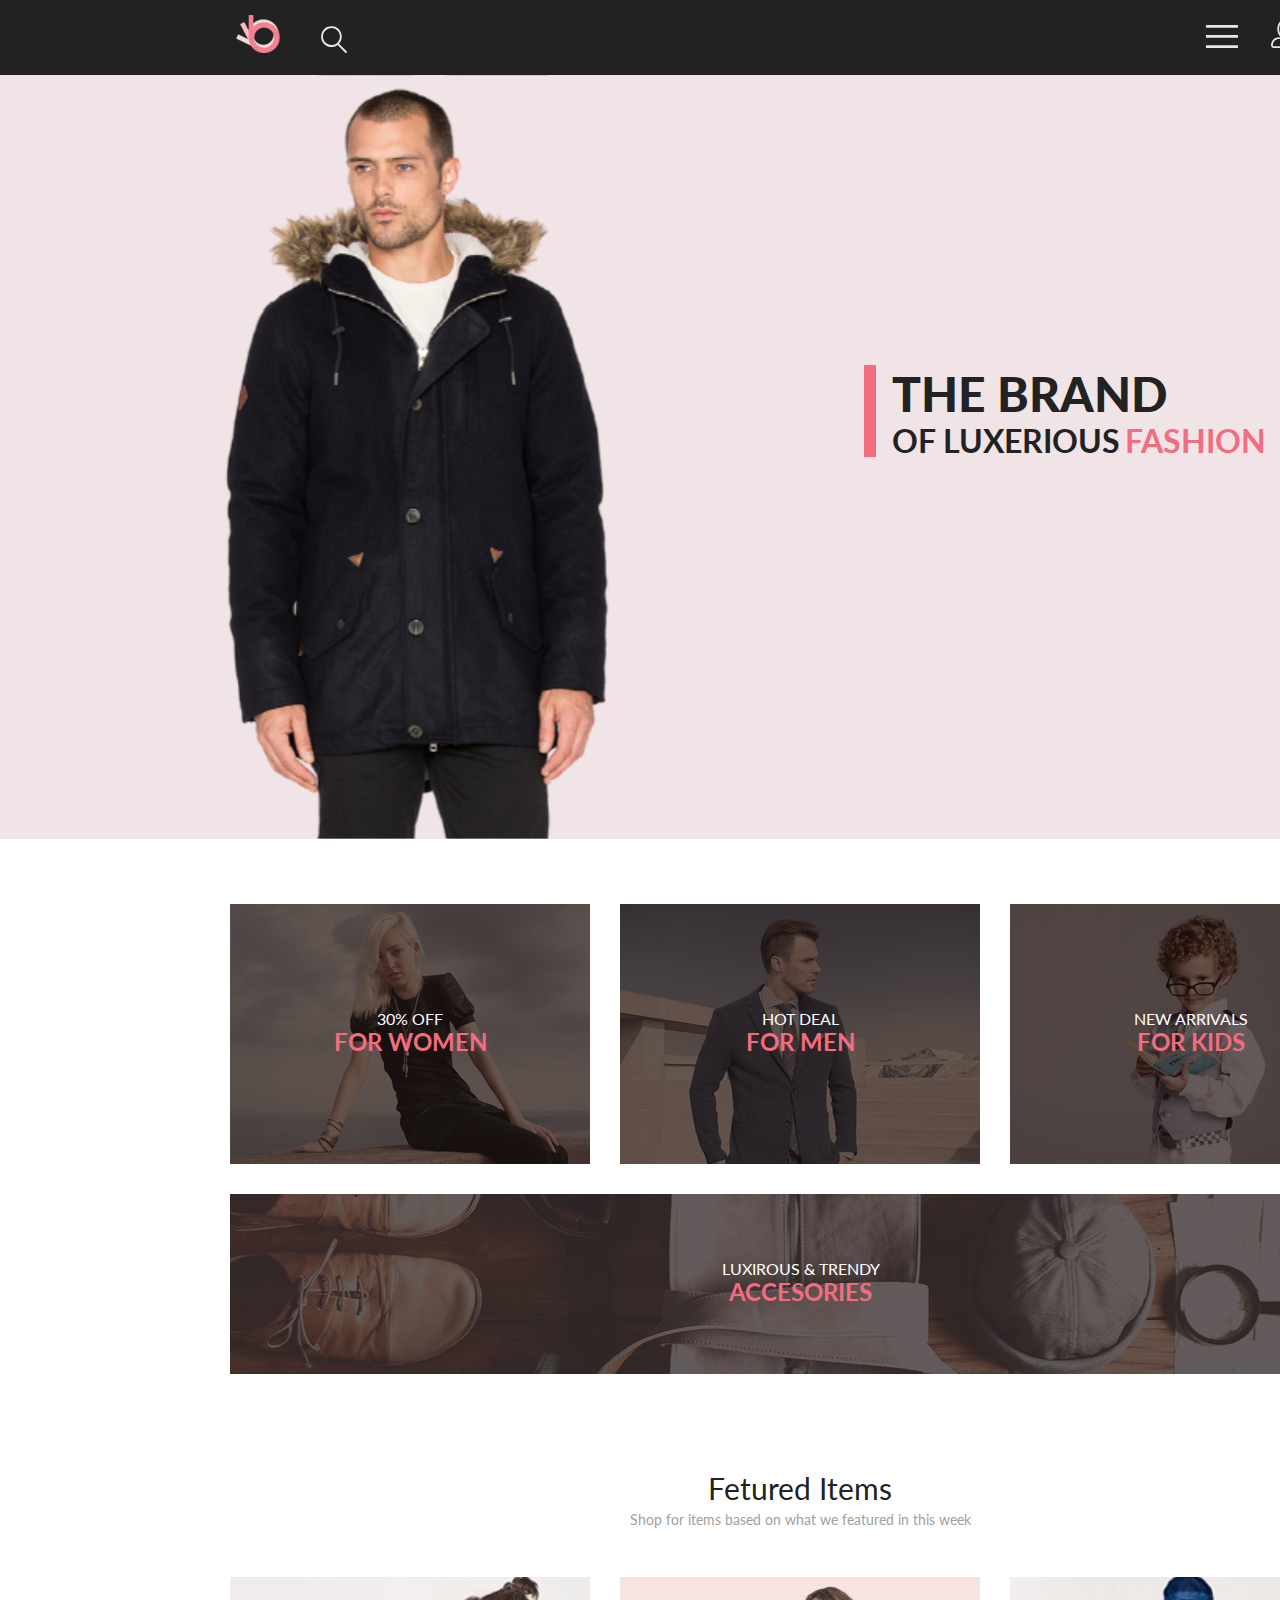
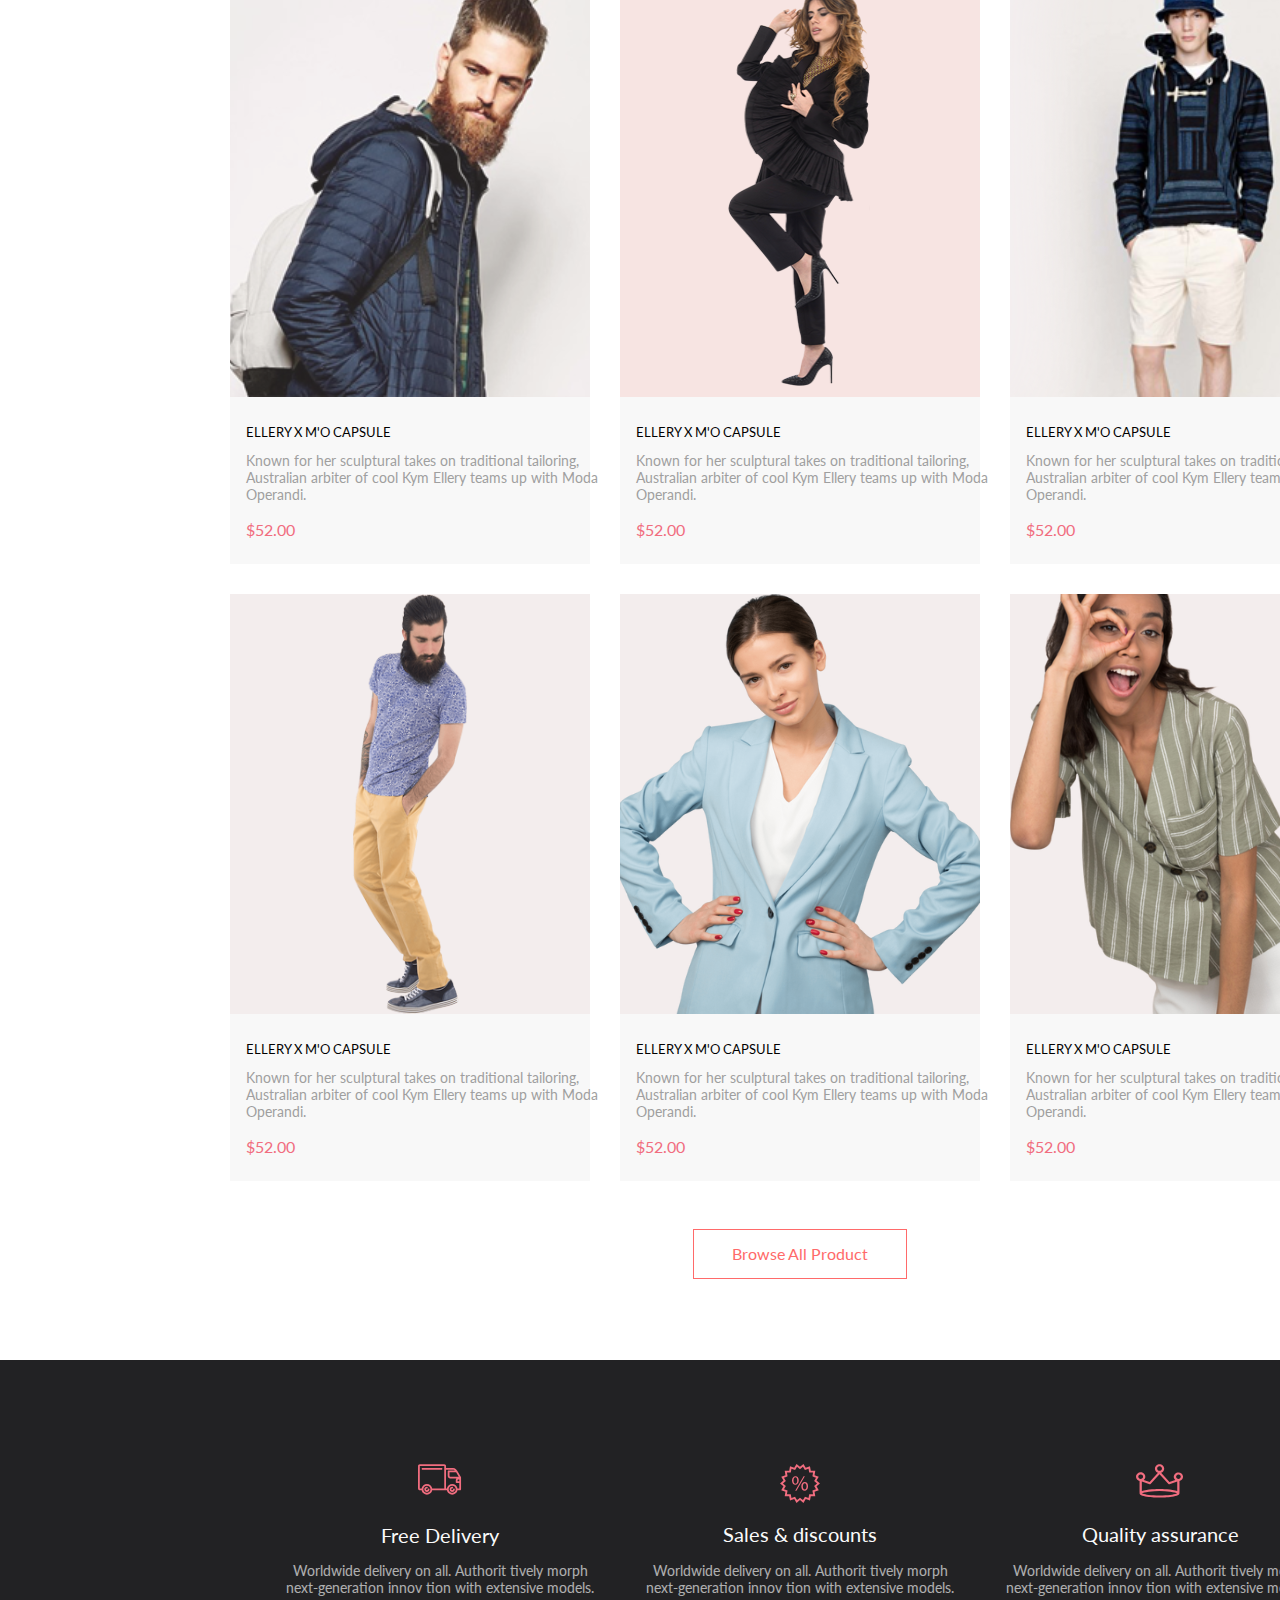
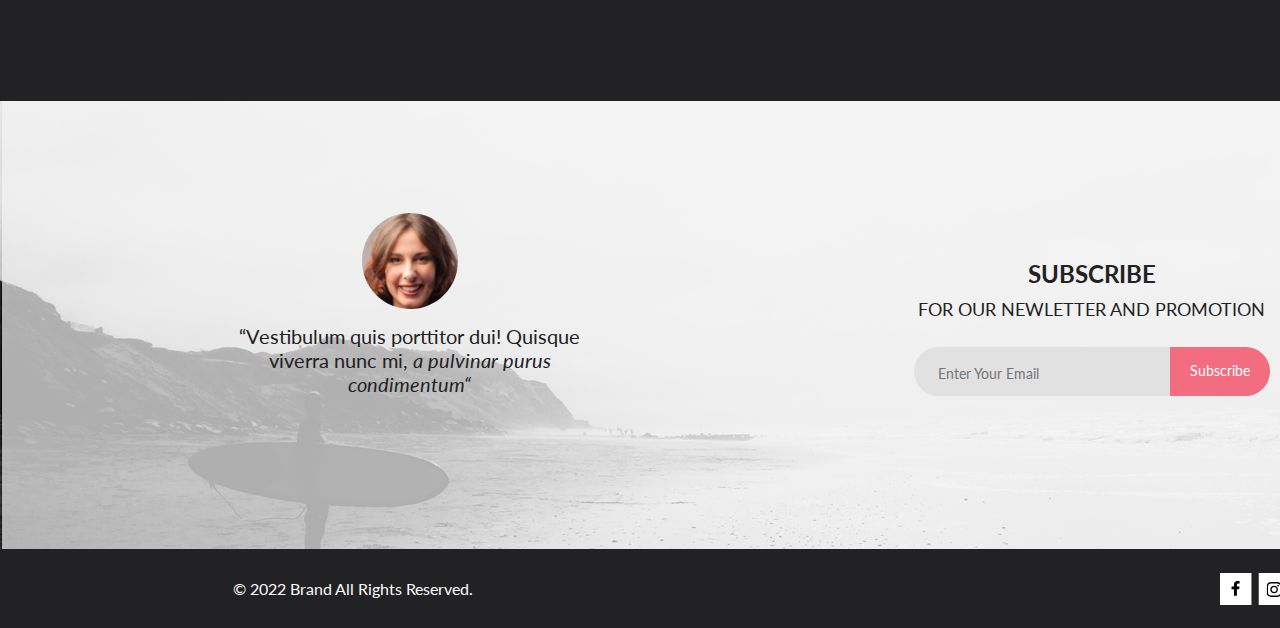
<file: lesson1/homework/index.html>
<!DOCTYPE html>
<html lang="en">

<head>
    <meta charset="UTF-8">
    <meta name="viewport" content="width=device-width, initial-scale=1.0">
    <title>Shop_main_Page</title>
    <link rel="stylesheet" href="style.css">
    <link rel="preconnect" href="https://fonts.googleapis.com">
    <link rel="preconnect" href="https://fonts.gstatic.com" crossorigin>
    <link href="https://fonts.googleapis.com/css2?family=Lato:wght@400;700&display=swap" rel="stylesheet">
</head>

<body>
    <div class="content center_for_425">
        <div class="top">
            <header class="header">
                <div class="menubar1">
                    <a href="#"><img src="./img/pink_logo.svg" alt="pink_logo" class="item_logo"></a>
                    <a href="#"><img src="./img/lupa.svg" alt="lupa" class="item_lupa"></a>
                </div>
                <div class="menubar2">
                    <a href=""><img src="./img/menu.svg" alt="menu" class="item_menu"></a>
                    <a href=""><img src="./img/profile.svg" alt="profile" class="item_profile"></a>
                    <a href=""><img src="./img/basket.svg" alt="basket" class="item_basket"></a>
                </div>
            </header>
            <div class="top_info">
                <img src="./img/man_big.svg" alt="man_big" class="item_manBig">
                <div class="brand_block">
                    <div class="pink_square"></div>
                    <div class="brand_poster">
                        <p class="brand_logo">THE BRAND</p>
                        <div class="bottom_line">
                            <p class="brand_txt1">OF LUXERIOUS </p>
                            <p class="brand_txt2">FASHION</p>
                        </div>
                    </div>
                </div>
            </div>
        </div>
        <section class="preview center">
            <article class="preview_block">
                <a href="#">
                    <div class="border"></div>
                    <div class="preview_txt1">
                        <p class="mini_txt">30% OFF</p>
                        <h5 class="max_txt">FOR WOMEN</h5>
                    </div><img src="./img/for_woman_fon.svg" alt="for_woman" class="item_img1"></a>
            </article>
            <article class="preview_block">
                <a href="#">
                    <div class="border"></div>
                    <div class="preview_txt2">
                        <p class="mini_txt">HOT DEAL</p>
                        <h5 class="max_txt">FOR MEN</h5>
                    </div><img src="./img/for_man_fon.svg" alt="for_man" class="item_img1"></a>
            </article>
            <article class="preview_block">
                <a href="#">
                    <div class="border"></div>
                    <div class="preview_txt3">
                        <p class="mini_txt">NEW ARRIVALS</p>
                        <h5 class="max_txt">FOR KIDS</h5>
                    </div><img src="./img/for_kids_fon.svg" alt="for_kids" class="item_img1"></a>
            </article>
            <article class="cat_proportion">
                <a href="#">
                    <div class="border2"></div>
                    <div class="preview_txt4">
                        <p class="mini_txt">LUXIROUS & TRENDY</p>
                        <h5 class="max_txt">ACCESORIES</h5>
                    </div><img src="./img/accesories_fon.svg" alt="accesories" class="item_img2"></a>
            </article>
        </section>
        <main class="shop center">
            <h1 class="shop_heading">Fetured Items</h1>
            <p class="shop_text1">Shop for items based on what we featured in this week</p>
            <div class="shop_choices">
                <div class="item tip_s_kosoy">
                    <img src="./img/tip_s_kosoy.svg" alt="tip_s_kosoy" class="item_img3">
                    <div class="item_box">
                        <h3 class="item_box_heading2">ELLERY X M'O CAPSULE</h3>
                        <p class="item_box_text">Known for her sculptural takes on traditional tailoring, Australian arbiter of cool Kym Ellery teams up with Moda Operandi.</p>
                        <p class="item_box_price">$52.00</p>
                    </div>
                </div>
                <div class="item woman_in_black">
                    <img src="./img/woman_in_black.svg" alt="woman_in_black" class="item_img3">
                    <div class="item_box">
                        <h3 class="item_box_heading2">ELLERY X M'O CAPSULE</h3>
                        <p class="item_box_text">Known for her sculptural takes on traditional tailoring, Australian arbiter of cool Kym Ellery teams up with Moda Operandi.</p>
                        <p class="item_box_price">$52.00</p>
                    </div>
                </div>
                <div class="item tip_v_paname">
                    <img src="./img/tip_v_paname.svg" alt="tip_v_paname" class="item_img3">
                    <div class="item_box">
                        <h3 class="item_box_heading2">ELLERY X M'O CAPSULE</h3>
                        <p class="item_box_text">Known for her sculptural takes on traditional tailoring, Australian arbiter of cool Kym Ellery teams up with Moda Operandi.</p>
                        <p class="item_box_price">$52.00</p>
                    </div>
                </div>
                <div class="item yellowpance">
                    <img src="./img/yellowpance.svg" alt="yellowpance" class="item_img3">
                    <div class="item_box">
                        <h3 class="item_box_heading2">ELLERY X M'O CAPSULE</h3>
                        <p class="item_box_text">Known for her sculptural takes on traditional tailoring, Australian arbiter of cool Kym Ellery teams up with Moda Operandi.</p>
                        <p class="item_box_price">$52.00</p>
                    </div>
                </div>
                <div class="item woman_in_blue">
                    <img src="./img/woman_in_blue.svg" alt="woman_in_blue" class="item_img3">
                    <div class="item_box">
                        <h3 class="item_box_heading2">ELLERY X M'O CAPSULE</h3>
                        <p class="item_box_text">Known for her sculptural takes on traditional tailoring, Australian arbiter of cool Kym Ellery teams up with Moda Operandi.</p>
                        <p class="item_box_price">$52.00</p>
                    </div>
                </div>
                <div class="item ok_woman">
                    <img src="./img/ok_woman.svg" alt="ok_woman" class="item_img3">
                    <div class="item_box">
                        <h3 class="item_box_heading2">ELLERY X M'O CAPSULE</h3>
                        <p class="item_box_text">Known for her sculptural takes on traditional tailoring, Australian arbiter of cool Kym Ellery teams up with Moda Operandi.</p>
                        <p class="item_box_price">$52.00</p>
                    </div>
                </div>
            </div>
            <a href="#" class="shop_btn_ref">
                <p class="shop_btn_txt">Browse All Product</p>
            </a>
        </main>
        <footer class="footer">
            <div class="preimushestva">
                <div class="pr_block_delivery"><img src="./img/footer/pr_delivery.svg" alt="" class="svg_item1">
                    <h3 class="footer_pr_heading">Free Delivery</h3>
                    <p class="footer_pr_txt">Worldwide delivery on all. Authorit tively morph next-generation innov tion with extensive models.</p>
                </div>
                <div class="pr_block_discount"><img src="./img/footer/pr_discount.svg" alt="" class="svg_item2">
                    <h3 class="footer_pr_heading">Sales & discounts</h3>
                    <p class="footer_pr_txt">Worldwide delivery on all. Authorit tively morph next-generation innov tion with extensive models.</p>
                </div>
                <div class="pr_block_quality"><img src="./img/footer/pr_quality.svg" alt="" class="svg_item3">
                    <h3 class="footer_pr_heading">Quality assurance</h3>
                    <p class="footer_pr_txt">Worldwide delivery on all. Authorit tively morph next-generation innov tion with extensive models.</p>
                </div>
            </div>
            <div class="subscribe">
                <div class="otzyv_block">
                    <img src="./img/footer/Intersect.svg" alt="" class="otzyv_smily_girl">
                    <h4 class="otzyv_txt">“Vestibulum quis porttitor dui! Quisque viverra nunc mi,<span class="otzyv_txt_cursiv"> a pulvinar purus condimentum“</span> </h4>
                </div>
                <div class="subscribe_block">
                    <h3 class="subscribe_block_heading">SUBSCRIBE <span class="subscribe_block_heading_span">FOR OUR NEWLETTER AND PROMOTION</span> </h3>
                    <div class="subscribe_form_block">
                        <form action="#" class="subscribe_form"><input type="text" class="subscribe_input" required placeholder="Enter Your Email"></form>
                        <button class="subscribe_button">Subscribe</button>
                    </div>
                </div>

            </div>
            <div class="soc_seti">
                <h5 class="rights_heading">© 2022 Brand All Rights Reserved.</h5>
                <div class="soc_seti_logos">
                    <a href="https://facebook.com" class="soc_seti_logo"><svg width="32" height="32" viewBox="0 0 32 32" fill="none" xmlns="http://www.w3.org/2000/svg">
                        <path d="M31.4506 0H0V32H31.4506V0Z" fill="white"/>
                        <path d="M19.0884 16.28L19.5069 13.616H16.8902V11.8873C16.8902 11.1585 17.2557 10.4481 18.4277 10.4481H19.6172V8.17997C19.6172 8.17997 18.5377 8 17.5056 8C15.3507 8 13.9422 9.27593 13.9422 11.5857V13.616H11.5469V16.28H13.9422V22.72H16.8902V16.28H19.0884Z" fill="black"/>
                        </svg>
                        </a>
                    <a href="https://instagram.com" class="soc_seti_logo"><svg width="33" height="32" viewBox="0 0 33 32" fill="none" xmlns="http://www.w3.org/2000/svg">
                        <path d="M32.1883 0H0.737671V32H32.1883V0Z" fill="white"/>
                        <g clip-path="url(#clip0_190_1608)">
                        <path d="M16.1368 12.6816C14.0216 12.6816 12.3155 14.3849 12.3155 16.4967C12.3155 18.6084 14.0216 20.3117 16.1368 20.3117C18.2519 20.3117 19.958 18.6084 19.958 16.4967C19.958 14.3849 18.2519 12.6816 16.1368 12.6816ZM16.1368 18.9769C14.7699 18.9769 13.6525 17.8646 13.6525 16.4967C13.6525 15.1287 14.7666 14.0164 16.1368 14.0164C17.507 14.0164 18.6211 15.1287 18.6211 16.4967C18.6211 17.8646 17.5036 18.9769 16.1368 18.9769ZM21.0056 12.5256C21.0056 13.0203 20.6065 13.4154 20.1143 13.4154C19.6188 13.4154 19.223 13.017 19.223 12.5256C19.223 12.0342 19.6221 11.6357 20.1143 11.6357C20.6065 11.6357 21.0056 12.0342 21.0056 12.5256ZM23.5364 13.4287C23.4799 12.2367 23.2072 11.1808 22.3325 10.3109C21.4612 9.441 20.4036 9.16873 19.2097 9.10897C17.9792 9.03924 14.291 9.03924 13.0605 9.10897C11.8699 9.16541 10.8123 9.43768 9.93768 10.3076C9.06302 11.1775 8.79364 12.2334 8.73378 13.4254C8.66394 14.6539 8.66394 18.3361 8.73378 19.5646C8.79031 20.7566 9.06302 21.8125 9.93768 22.6824C10.8123 23.5523 11.8666 23.8246 13.0605 23.8844C14.291 23.9541 17.9792 23.9541 19.2097 23.8844C20.4036 23.8279 21.4612 23.5556 22.3325 22.6824C23.2039 21.8125 23.4766 20.7566 23.5364 19.5646C23.6063 18.3361 23.6063 14.6572 23.5364 13.4287ZM21.9468 20.8828C21.6874 21.5336 21.1852 22.0349 20.53 22.2972C19.5489 22.6857 17.2209 22.5961 16.1368 22.5961C15.0526 22.5961 12.7213 22.6824 11.7435 22.2972C11.0917 22.0383 10.5895 21.5369 10.3268 20.8828C9.93768 19.9033 10.0275 17.5791 10.0275 16.4967C10.0275 15.4142 9.941 13.0867 10.3268 12.1105C10.5862 11.4597 11.0884 10.9584 11.7435 10.6961C12.7246 10.3076 15.0526 10.3972 16.1368 10.3972C17.2209 10.3972 19.5523 10.3109 20.53 10.6961C21.1818 10.9551 21.684 11.4564 21.9468 12.1105C22.3359 13.09 22.2461 15.4142 22.2461 16.4967C22.2461 17.5791 22.3359 19.9066 21.9468 20.8828Z" fill="black"/>
                        </g>
                        <defs>
                        <clipPath id="clip0_190_1608">
                        <rect width="14.8991" height="17" fill="white" transform="translate(8.68396 8)"/>
                        </clipPath>
                        </defs>
                        </svg>
                        </a>
                    <a href="#" class="soc_seti_logo"><svg width="32" height="32" viewBox="0 0 32 32" fill="none" xmlns="http://www.w3.org/2000/svg">
                        <path d="M31.9259 0H0.475342V32H31.9259V0Z" fill="white"/>
                        <g clip-path="url(#clip0_190_1616)">
                        <path d="M16.7402 8.20312C13.5555 8.20312 10.4081 10.3406 10.4081 13.8C10.4081 16 11.6373 17.25 12.3822 17.25C12.6895 17.25 12.8664 16.3875 12.8664 16.1438C12.8664 15.8531 12.1308 15.2344 12.1308 14.025C12.1308 11.5125 14.0304 9.73125 16.4888 9.73125C18.6026 9.73125 20.167 10.9406 20.167 13.1625C20.167 14.8219 19.5058 17.9344 17.3641 17.9344C16.5912 17.9344 15.9301 17.3719 15.9301 16.5656C15.9301 15.3844 16.7495 14.2406 16.7495 13.0219C16.7495 10.9531 13.8349 11.3281 13.8349 13.8281C13.8349 14.3531 13.9001 14.9344 14.1329 15.4125C13.7045 17.2688 12.8292 20.0344 12.8292 21.9469C12.8292 22.5375 12.913 23.1188 12.9689 23.7094C13.0744 23.8281 13.0216 23.8156 13.183 23.7563C14.7474 21.6 14.6916 21.1781 15.3993 18.3562C15.7811 19.0875 16.7681 19.4812 17.5503 19.4812C20.8468 19.4812 22.3274 16.2469 22.3274 13.3313C22.3274 10.2281 19.6641 8.20312 16.7402 8.20312Z" fill="black"/>
                        </g>
                        <defs>
                        <clipPath id="clip0_190_1616">
                        <rect width="11.9193" height="16" fill="white" transform="translate(10.4081 8)"/>
                        </clipPath>
                        </defs>
                        </svg>
                        </a>
                    <a href="https://x.com" class="soc_seti_logo"><svg width="32" height="32" viewBox="0 0 32 32" fill="none" xmlns="http://www.w3.org/2000/svg">
                        <path d="M31.6636 0H0.213013V32H31.6636V0Z" fill="white"/>
                        <g clip-path="url(#clip0_190_1612)">
                        <path d="M22.4181 12.7411C22.4281 12.8832 22.4281 13.0253 22.4281 13.1675C22.4281 17.5025 19.1509 22.4974 13.161 22.4974C11.3156 22.4974 9.60132 21.9593 8.1593 21.0253C8.42149 21.0558 8.67357 21.0659 8.94585 21.0659C10.4685 21.0659 11.8702 20.5482 12.9895 19.6649C11.5576 19.6345 10.3576 18.6903 9.94415 17.3908C10.1458 17.4213 10.3475 17.4416 10.5593 17.4416C10.8517 17.4416 11.1442 17.4009 11.4164 17.3299C9.92401 17.0253 8.80465 15.7055 8.80465 14.1116V14.071C9.23825 14.3147 9.74249 14.467 10.2769 14.4873C9.39959 13.8984 8.82483 12.8933 8.82483 11.7563C8.82483 11.1472 8.98614 10.5888 9.26851 10.1015C10.8719 12.0913 13.282 13.3908 15.9844 13.5329C15.934 13.2893 15.9038 13.0355 15.9038 12.7817C15.9038 10.9746 17.3559 9.5025 19.1609 9.5025C20.0987 9.5025 20.9457 9.89844 21.5407 10.538C22.2768 10.3959 22.9827 10.1218 23.6079 9.74616C23.3659 10.5076 22.8516 11.1472 22.176 11.5533C22.8315 11.4822 23.4668 11.2994 24.0516 11.0457C23.608 11.6954 23.0533 12.274 22.4181 12.7411Z" fill="black"/>
                        </g>
                        <defs>
                        <clipPath id="clip0_190_1612">
                        <rect width="15.8924" height="16" fill="white" transform="translate(8.1593 8)"/>
                        </clipPath>
                        </defs>
                        </svg>
                        </a>

                </div>
            </div>

        </footer>
    </div>
</body>

</html>
</file>
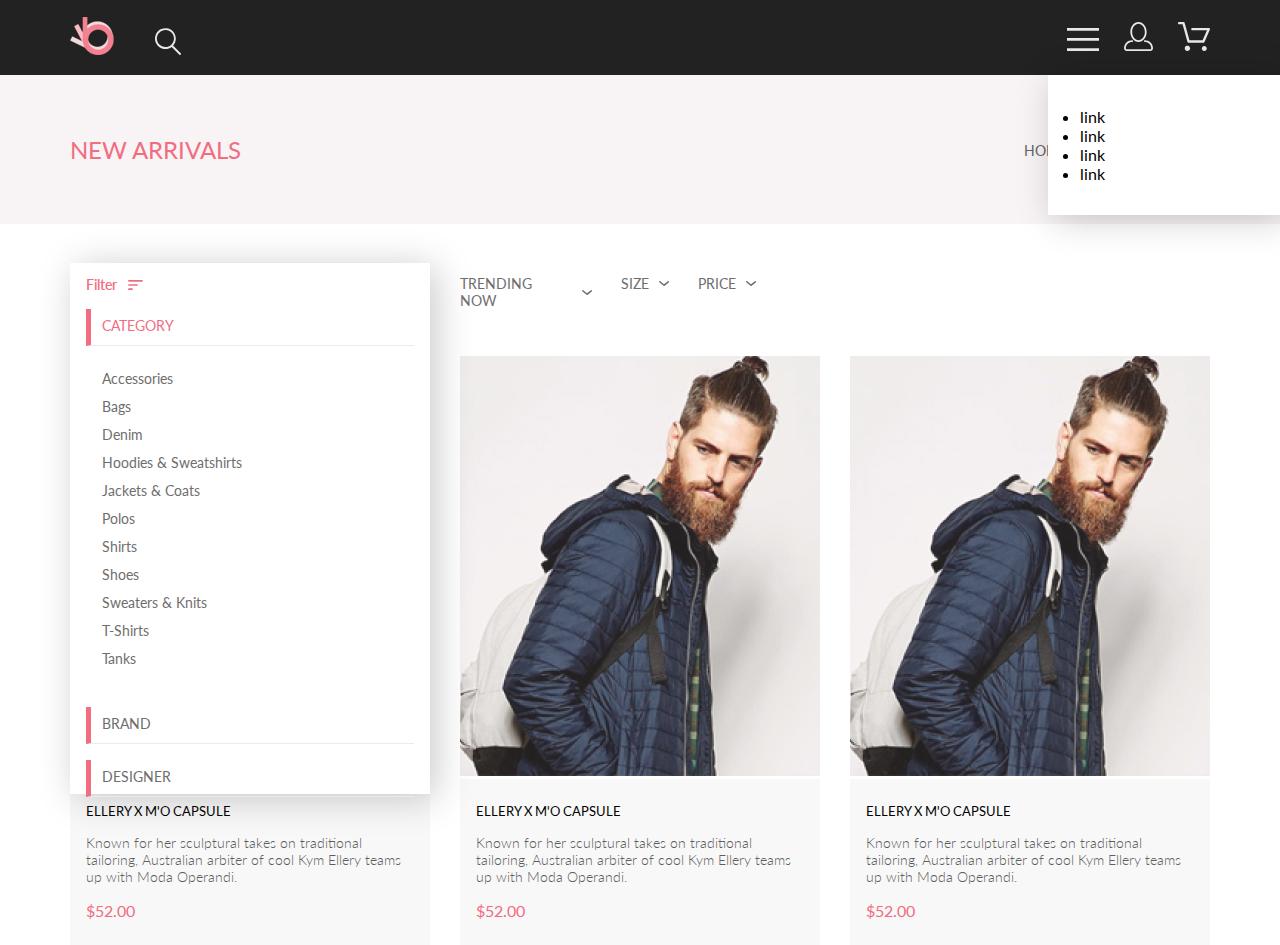
<file: lesson1/lection1/index.html>
<!DOCTYPE html>
<html lang="en">

<head>
    <meta charset="UTF-8">
    <meta http-equiv="X-UA-Compatible" content="IE=edge">
    <meta name="viewport" content="width=device-width, initial-scale=1.0">
    <link rel="preconnect" href="https://fonts.googleapis.com">
    <link rel="preconnect" href="https://fonts.gstatic.com" crossorigin>
    <link href="https://fonts.googleapis.com/css2?family=Lato:ital,wght@0,300;0,700;1,300;1,700&display=swap" rel="stylesheet">
    <title>Document</title>
    <link rel="stylesheet" href="styleNew.css">
</head>

<body>
    <div class="box-content">
        <header class="header center">
            <div class="header_left">
                <a href="index.html" class="logo"><img src="./img/logo.svg" alt="logo"></a>
                <a href="#" class="lupa"><img src="./img/lupa.svg" alt="lupa"></a>
            </div>
            <div class="header_right">
                <label for="burger"><img src="./img/menu.svg" alt="burger-menu"></label>
                <input id="burger" type="checkbox">
                <nav class="nav">
                    <ul>
                        <li class="a">link</li>
                        <li class="a">link</li>
                        <li class="a">link</li>
                        <li class="a">link</li>
                    </ul>
                </nav>

                <a href="#" class="profile"><img src="./img/profile.svg" alt=""></a>
                <a href="#" class="basket"><img src="./img/basket.svg" alt=""></a>
            </div>
        </header>
        <div class="top-head center">
            <h2 class="top-head_heading">NEW ARRIVALS</h2>
            <nav class="breadcrumbs">
                <a href="#" class="breadcrumbs_link">HOME</a>
                <a href="#" class="breadcrumbs_link">MEN</a>
                <a href="#" class="breadcrumbs_link breadcrumbs_link_site">NEW ARRIVALS</a>
            </nav>
        </div>
        <div class="filter-sort center">
            <details class="filter" open>
                <summary class="filter_summary"><span class="filter_heading">Filter</span>
                    <svg width="15" height="10" viewBox="0 0 15 10" fill="none" xmlns="http://www.w3.org/2000/svg">
                <path d="M0.833333 10H4.16667C4.625 10 5 9.625 5 9.16667C5 8.70833 4.625 8.33333 4.16667 8.33333H0.833333C0.375 8.33333 0 8.70833 0 9.16667C0 9.625 0.375 10 0.833333 10ZM0 0.833333C0 1.29167 0.375 1.66667 0.833333 1.66667H14.1667C14.625 1.66667 15 1.29167 15 0.833333C15 0.375 14.625 0 14.1667 0H0.833333C0.375 0 0 0.375 0 0.833333ZM0.833333 5.83333H9.16667C9.625 5.83333 10 5.45833 10 5C10 4.54167 9.625 4.16667 9.16667 4.16667H0.833333C0.375 4.16667 0 4.54167 0 5C0 5.45833 0.375 5.83333 0.833333 5.83333Z" fill="black"/>
                </svg>
                </summary>
                <div class="filter_content">
                    <details class="filter_item" open>
                        <summary class="filter_content_heading">CATEGORY</summary>
                        <div class="filter_link-box">
                            <a href="#" class="filter_link">Accessories</a>
                            <a href="#" class="filter_link">Bags</a>
                            <a href="#" class="filter_link">Denim</a>
                            <a href="#" class="filter_link">Hoodies & Sweatshirts</a>
                            <a href="#" class="filter_link">Jackets & Coats</a>
                            <a href="#" class="filter_link">Polos</a>
                            <a href="#" class="filter_link">Shirts</a>
                            <a href="#" class="filter_link">Shoes</a>
                            <a href="#" class="filter_link">Sweaters & Knits</a>
                            <a href="#" class="filter_link">T-Shirts</a>
                            <a href="#" class="filter_link">Tanks</a>
                        </div>
                    </details>
                    <details class="filter_item">
                        <summary class="filter_content_heading">BRAND</summary>
                        <div class="filter_link-box">
                            <a href="#" class="filter_link">Accessories</a>
                            <a href="#" class="filter_link">Bags</a>
                            <a href="#" class="filter_link">Denim</a>
                            <a href="#" class="filter_link">Hoodies & Sweatshirts</a>
                            <a href="#" class="filter_link">Jackets & Coats</a>
                            <a href="#" class="filter_link">Polos</a>
                            <a href="#" class="filter_link">Shirts</a>
                            <a href="#" class="filter_link">Shoes</a>
                            <a href="#" class="filter_link">Sweaters & Knits</a>
                            <a href="#" class="filter_link">T-Shirts</a>
                            <a href="#" class="filter_link">Tanks</a>
                        </div>
                    </details>
                    <details class="filter_item">
                        <summary class="filter_content_heading">DESIGNER</summary>
                        <div class="filter_link-box">
                            <a href="#" class="filter_link">Accessories</a>
                            <a href="#" class="filter_link">Bags</a>
                            <a href="#" class="filter_link">Denim</a>
                            <a href="#" class="filter_link">Hoodies & Sweatshirts</a>
                            <a href="#" class="filter_link">Jackets & Coats</a>
                            <a href="#" class="filter_link">Polos</a>
                            <a href="#" class="filter_link">Shirts</a>
                            <a href="#" class="filter_link">Shoes</a>
                            <a href="#" class="filter_link">Sweaters & Knits</a>
                            <a href="#" class="filter_link">T-Shirts</a>
                            <a href="#" class="filter_link">Tanks</a>
                        </div>
                    </details>

                </div>
            </details>
            <div class="sort">
                <details class="sort_details">
                    <summary class="sort_summary">
                        <span class="sort_heading sort_heading1">TRENDING NOW</span>
                        <svg width="11" height="5" viewBox="0 0 11 5" fill="none" xmlns="http://www.w3.org/2000/svg">
                        <path d="M5.00214 5.00214C4.83521 5.00247 4.67343 4.94433 4.54488 4.83782L0.258102 1.2655C0.112196 1.14422 0.0204417 0.969958 0.00302325 0.781035C-0.0143952 0.592112 0.0439493 0.404007 0.165221 0.258101C0.286493 0.112196 0.460759 0.0204417 0.649682 0.00302327C0.838605 -0.0143952 1.02671 0.043949 1.17262 0.165221L5.00214 3.36602L8.83167 0.279536C8.90475 0.220188 8.98884 0.175869 9.0791 0.149125C9.16937 0.122382 9.26403 0.113741 9.35764 0.1237C9.45126 0.133659 9.54198 0.162021 9.6246 0.207156C9.70722 0.252292 9.7801 0.313311 9.83906 0.386705C9.90449 0.460167 9.95405 0.546351 9.98462 0.639855C10.0152 0.733359 10.0261 0.83217 10.0167 0.930097C10.0073 1.02802 9.97784 1.12296 9.93005 1.20895C9.88227 1.29494 9.81723 1.37013 9.73904 1.42982L5.45225 4.88068C5.32002 4.97036 5.16154 5.01312 5.00214 5.00214Z" fill="#6F6E6E"/>
                        </svg>
                    </summary>
                </details>
                <details class="sort_details">
                    <summary class="sort_summary">
                        <span class="sort_heading">SIZE</span>
                        <svg width="11" height="5" viewBox="0 0 11 5" fill="none" xmlns="http://www.w3.org/2000/svg">
                        <path d="M5.00214 5.00214C4.83521 5.00247 4.67343 4.94433 4.54488 4.83782L0.258102 1.2655C0.112196 1.14422 0.0204417 0.969958 0.00302325 0.781035C-0.0143952 0.592112 0.0439493 0.404007 0.165221 0.258101C0.286493 0.112196 0.460759 0.0204417 0.649682 0.00302327C0.838605 -0.0143952 1.02671 0.043949 1.17262 0.165221L5.00214 3.36602L8.83167 0.279536C8.90475 0.220188 8.98884 0.175869 9.0791 0.149125C9.16937 0.122382 9.26403 0.113741 9.35764 0.1237C9.45126 0.133659 9.54198 0.162021 9.6246 0.207156C9.70722 0.252292 9.7801 0.313311 9.83906 0.386705C9.90449 0.460167 9.95405 0.546351 9.98462 0.639855C10.0152 0.733359 10.0261 0.83217 10.0167 0.930097C10.0073 1.02802 9.97784 1.12296 9.93005 1.20895C9.88227 1.29494 9.81723 1.37013 9.73904 1.42982L5.45225 4.88068C5.32002 4.97036 5.16154 5.01312 5.00214 5.00214Z" fill="#6F6E6E"/>
                        </svg>
                    </summary>
                    <div class="sort_size-box">
                        <div class="sort_check">
                            <input id="sort_check1" type="checkbox">
                            <label for="sort_check1">XS</label>
                        </div>
                        <div class="sort_check">
                            <input id="sort_check2" type="checkbox">
                            <label for="sort_check2">S</label>
                        </div>
                        <div class="sort_check">
                            <input id="sort_check3" type="checkbox">
                            <label for="sort_check3">M</label>
                        </div>
                        <div class="sort_check">
                            <input id="sort_check4" type="checkbox">
                            <label for="sort_check4">L</label>
                        </div>

                    </div>
                </details>
                <details class="sort_details">
                    <summary class="sort_summary">
                        <span class="sort_heading">PRICE</span>
                        <svg width="11" height="5" viewBox="0 0 11 5" fill="none" xmlns="http://www.w3.org/2000/svg">
                        <path d="M5.00214 5.00214C4.83521 5.00247 4.67343 4.94433 4.54488 4.83782L0.258102 1.2655C0.112196 1.14422 0.0204417 0.969958 0.00302325 0.781035C-0.0143952 0.592112 0.0439493 0.404007 0.165221 0.258101C0.286493 0.112196 0.460759 0.0204417 0.649682 0.00302327C0.838605 -0.0143952 1.02671 0.043949 1.17262 0.165221L5.00214 3.36602L8.83167 0.279536C8.90475 0.220188 8.98884 0.175869 9.0791 0.149125C9.16937 0.122382 9.26403 0.113741 9.35764 0.1237C9.45126 0.133659 9.54198 0.162021 9.6246 0.207156C9.70722 0.252292 9.7801 0.313311 9.83906 0.386705C9.90449 0.460167 9.95405 0.546351 9.98462 0.639855C10.0152 0.733359 10.0261 0.83217 10.0167 0.930097C10.0073 1.02802 9.97784 1.12296 9.93005 1.20895C9.88227 1.29494 9.81723 1.37013 9.73904 1.42982L5.45225 4.88068C5.32002 4.97036 5.16154 5.01312 5.00214 5.00214Z" fill="#6F6E6E"/>
                        </svg>
                    </summary>
                </details>
            </div>
        </div>
        <div class="product-box center">
            <a href="#">
                <div class="product">
                    <img src="./img/tip_s_kosoy.jpg" alt="" class="product_img">
                    <div class="product_content">
                        <h3 class="product_name">ELLERY X M'O CAPSULE</h3>
                        <p class="product_txt">Known for her sculptural takes on traditional tailoring, Australian arbiter of cool Kym Ellery teams up with Moda Operandi.</p>
                        <p class="product_price">$52.00</p>
                    </div>

                </div>
            </a>
            <a href="#">
                <div class="product">
                    <img src="./img/tip_s_kosoy.jpg" alt="" class="product_img">
                    <div class="product_content">
                        <h3 class="product_name">ELLERY X M'O CAPSULE</h3>
                        <p class="product_txt">Known for her sculptural takes on traditional tailoring, Australian arbiter of cool Kym Ellery teams up with Moda Operandi.</p>
                        <p class="product_price">$52.00</p>
                    </div>

                </div>
            </a>
            <a href="#">
                <div class="product">
                    <img src="./img/tip_s_kosoy.jpg" alt="" class="product_img">
                    <div class="product_content">
                        <h3 class="product_name">ELLERY X M'O CAPSULE</h3>
                        <p class="product_txt">Known for her sculptural takes on traditional tailoring, Australian arbiter of cool Kym Ellery teams up with Moda Operandi.</p>
                        <p class="product_price">$52.00</p>
                    </div>

                </div>
            </a>
        </div>
    </div>
</body>

</html>
</file>
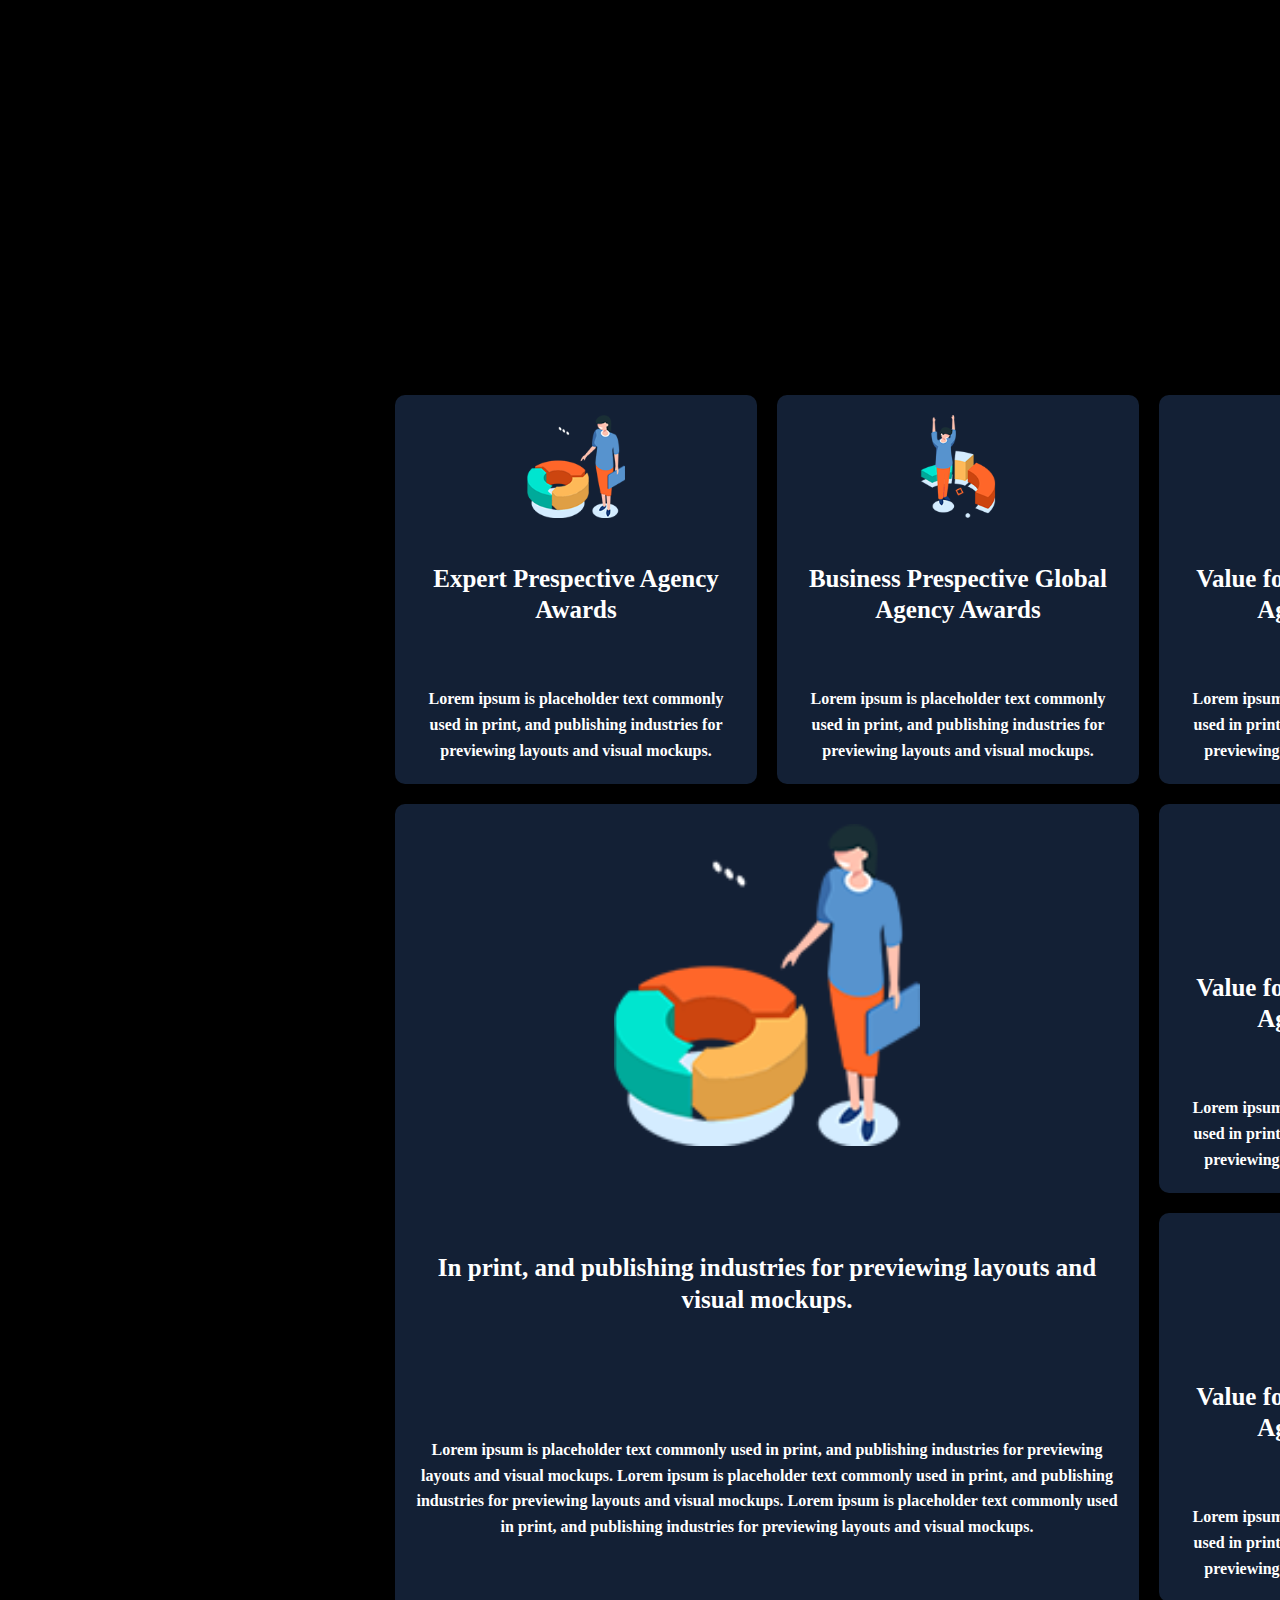
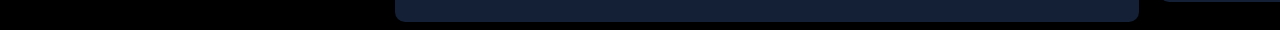
<file: lesson1/homework/lesson4/grid/index.html>
<!DOCTYPE html>
<html lang="en">

<head>
    <meta charset="UTF-8">
    <meta name="viewport" content="width=device-width, initial-scale=1.0">
    <title>Frame5</title>
    <link rel="stylesheet" href="style.css">
</head>

<body>
    <div class="content">
        <div class="item">
            <img src="./img/expert.svg" alt="expert" class="item_img">
            <h3 class="heading">Expert Prespective Agency Awards</h3>
            <p class="item_text">Lorem ipsum is placeholder text commonly used in print, and publishing industries for previewing layouts and visual mockups.</p>
        </div>
        <div class="item">
            <img src="./img/business.svg" alt="business" class="item_img">
            <h3 class="heading">Business Prespective Global Agency Awards</h3>
            <p class="item_text">Lorem ipsum is placeholder text commonly used in print, and publishing industries for previewing layouts and visual mockups.</p>
        </div>
        <div class="item">
            <img src="./img/value.svg" alt="valuee" class="item_img">
            <h3 class="heading">Value for Results in Global Agency Awards</h3>
            <p class="item_text">Lorem ipsum is placeholder text commonly used in print, and publishing industries for previewing layouts and visual mockups.</p>
        </div>
        <div class="item item_big">
            <img src="./img/big_item.svg" alt="big_item" class="item_img_big">
            <h3 class="heading">In print, and publishing industries for previewing layouts and visual mockups.</h3>
            <p class="item_text">Lorem ipsum is placeholder text commonly used in print, and publishing industries for previewing layouts and visual mockups. Lorem ipsum is placeholder text commonly used in print, and publishing industries for previewing layouts and visual
                mockups. Lorem ipsum is placeholder text commonly used in print, and publishing industries for previewing layouts and visual mockups.</p>
        </div>
        <div class="item">
            <img src="./img/value.svg" alt="valuee" class="item_img">
            <h3 class="heading">Value for Results in Global Agency Awards</h3>
            <p class="item_text">Lorem ipsum is placeholder text commonly used in print, and publishing industries for previewing layouts and visual mockups.</p>
        </div>
        <div class="item">
            <img src="./img/value.svg" alt="valuee" class="item_img">
            <h3 class="heading">Value for Results in Global Agency Awards</h3>
            <p class="item_text">Lorem ipsum is placeholder text commonly used in print, and publishing industries for previewing layouts and visual mockups.</p>
        </div>
    </div>
</body>

</html>
</file>
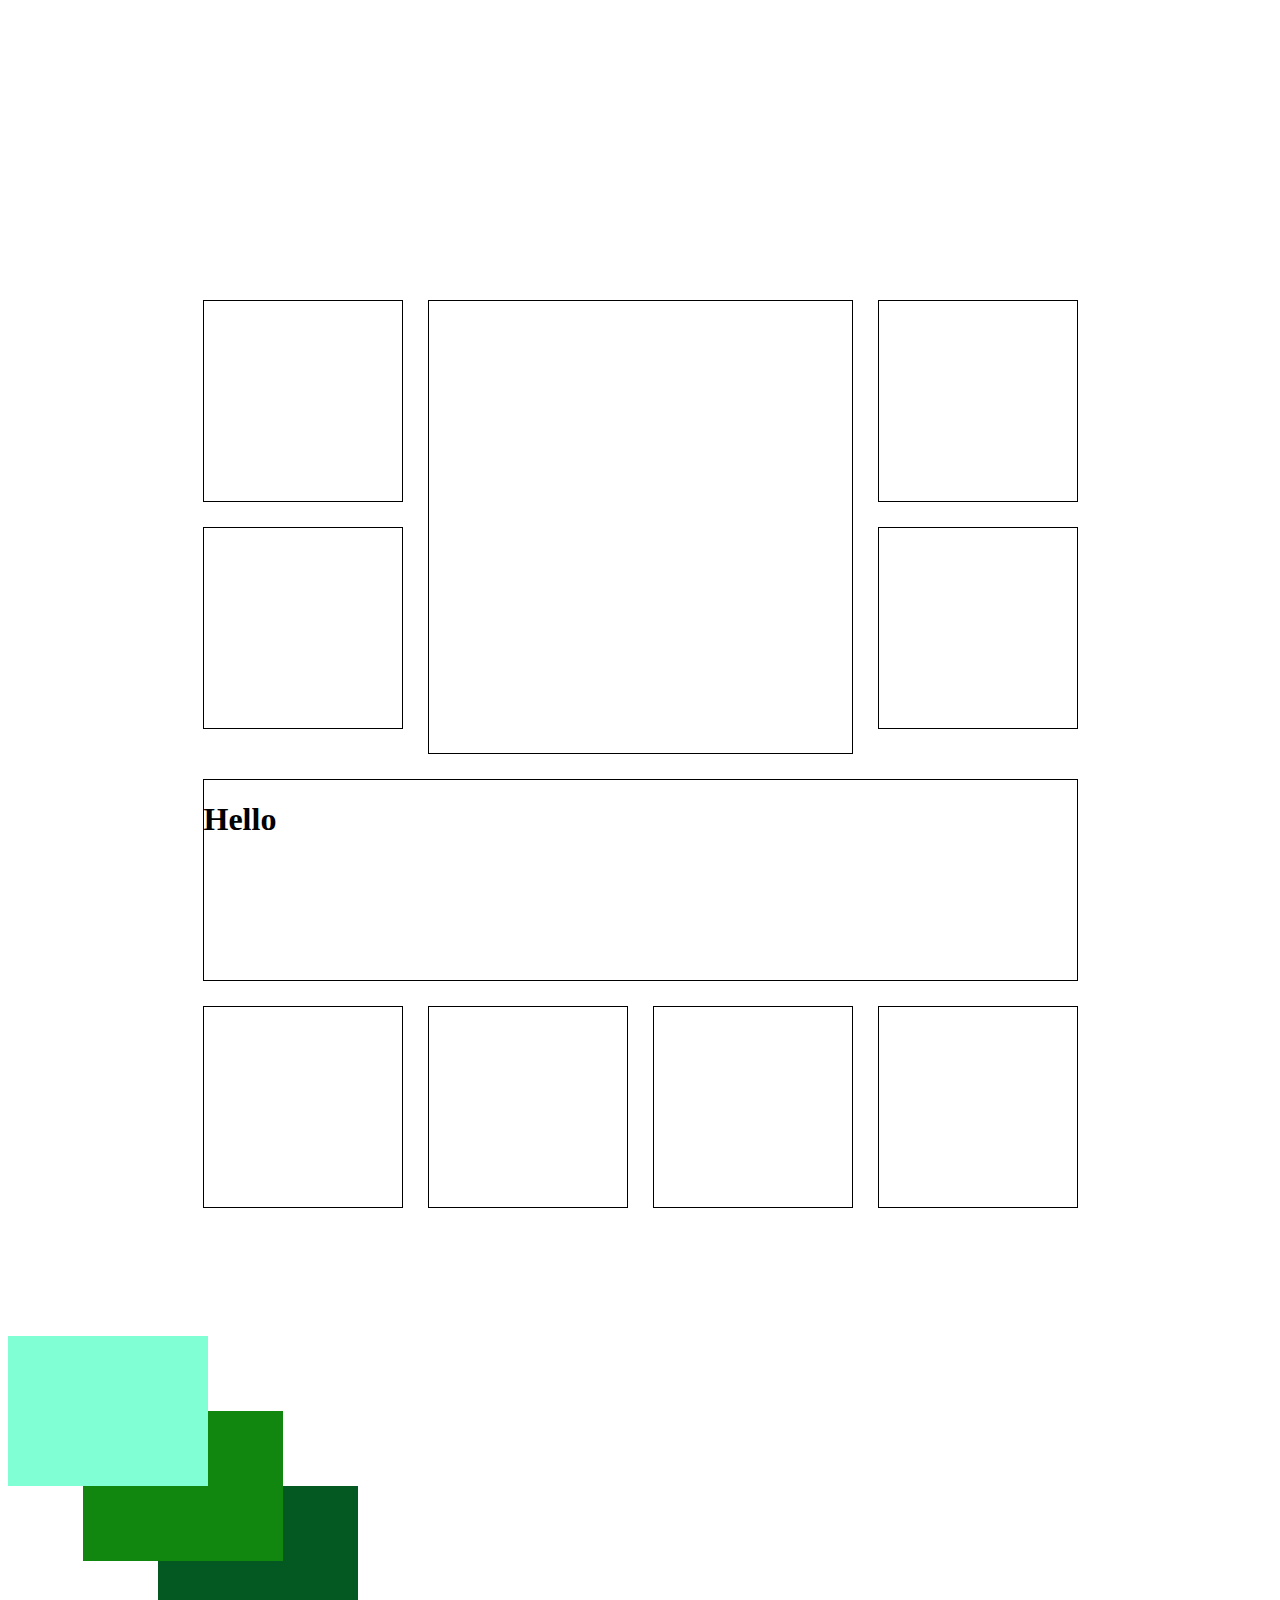
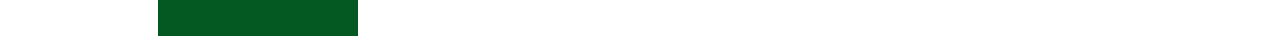
<file: lesson1/homework/lesson4/task1/index.html>
<!DOCTYPE html>
<html lang="en">

<head>
    <meta charset="UTF-8">
    <meta name="viewport" content="width=device-width, initial-scale=1.0">
    <title>Pos_bases</title>
    <link rel="stylesheet" href="style.css">
</head>

<body>
    <div class="content">
        <div class="item item1"></div>
        <div class="item item2"></div>
        <div class="item item3"></div>
        <div class="item item4"></div>
        <div class="item item5"></div>
        <div class="item item6">
            <div class="title">
                <h1>
                    Hello
                </h1>
            </div>
        </div>
        <div class="item item7"></div>
        <div class="item item8"></div>
        <div class="item item9"></div>
        <div class="item item10"></div>
    </div>
    <div class="box">
        <div class="elem elem1"></div>
        <div class="elem elem2"></div>
        <div class="elem elem3"></div>
    </div>
</body>

</html>
</file>
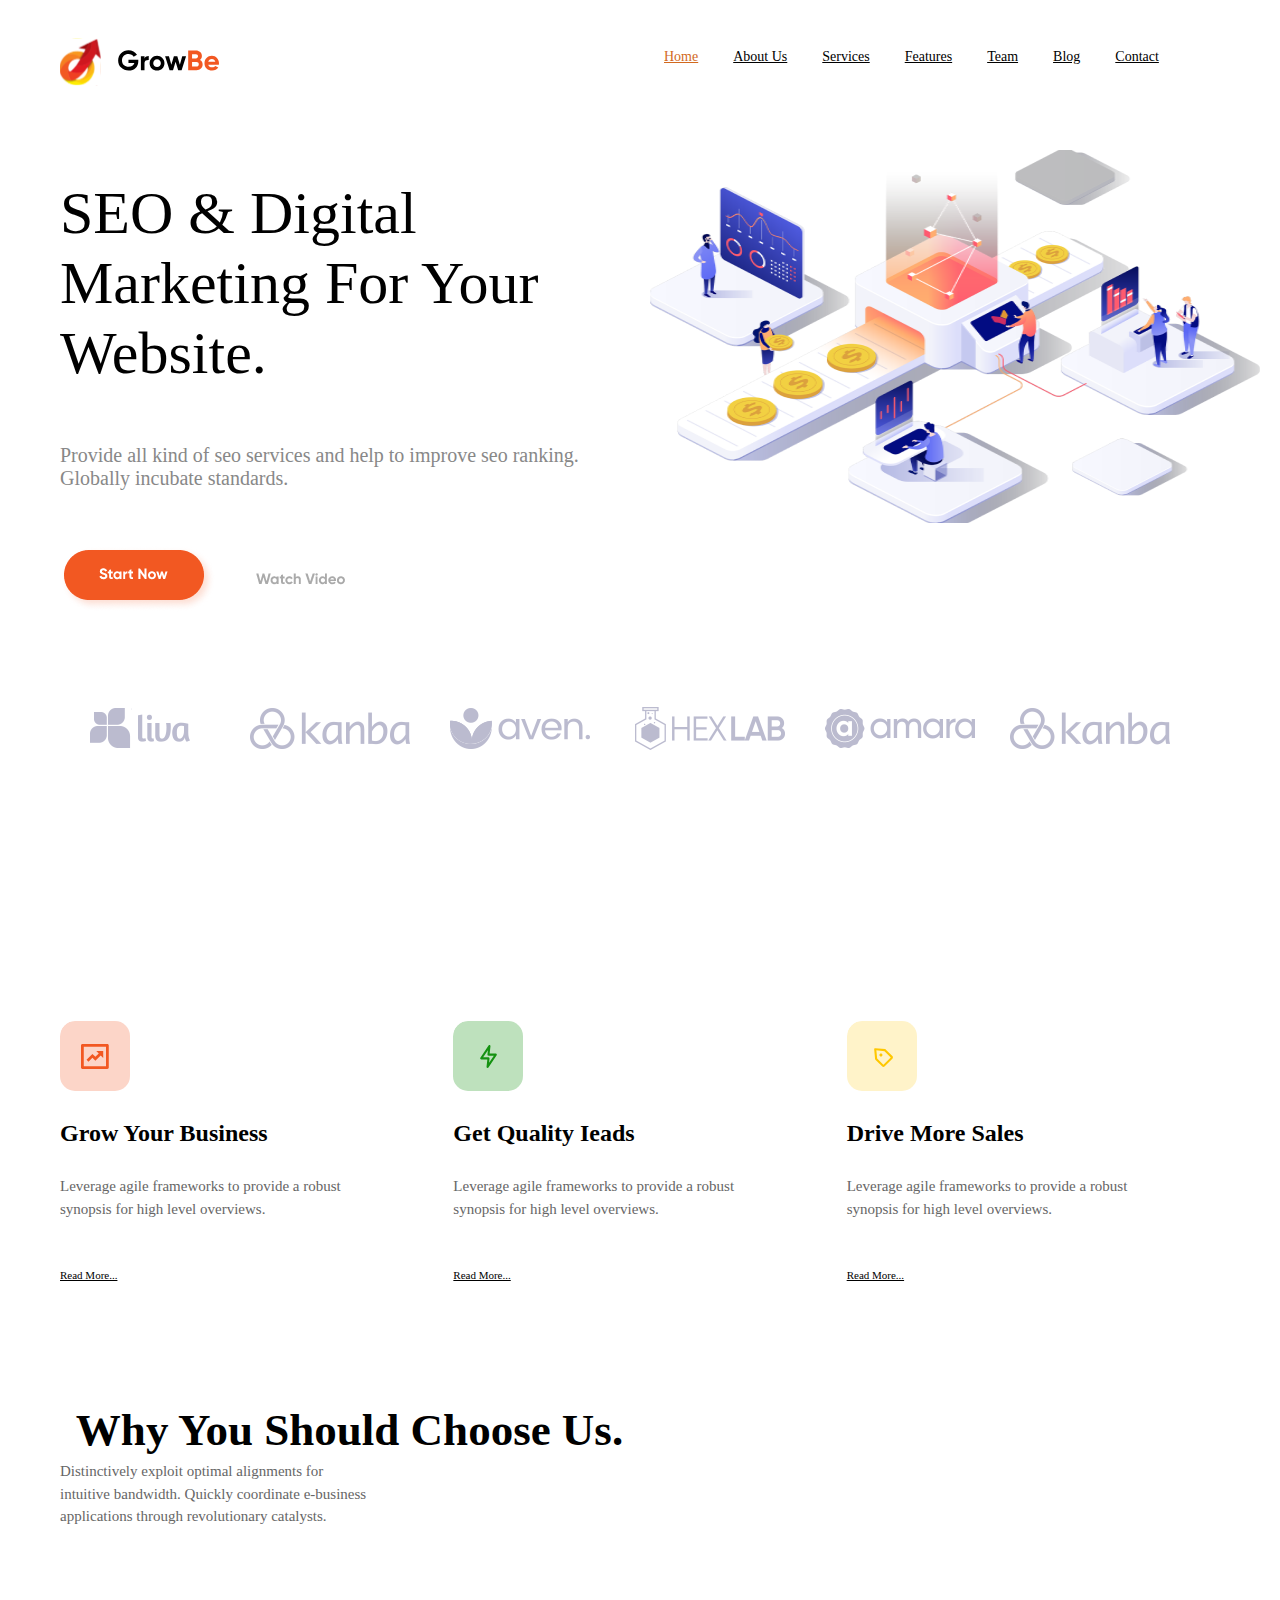
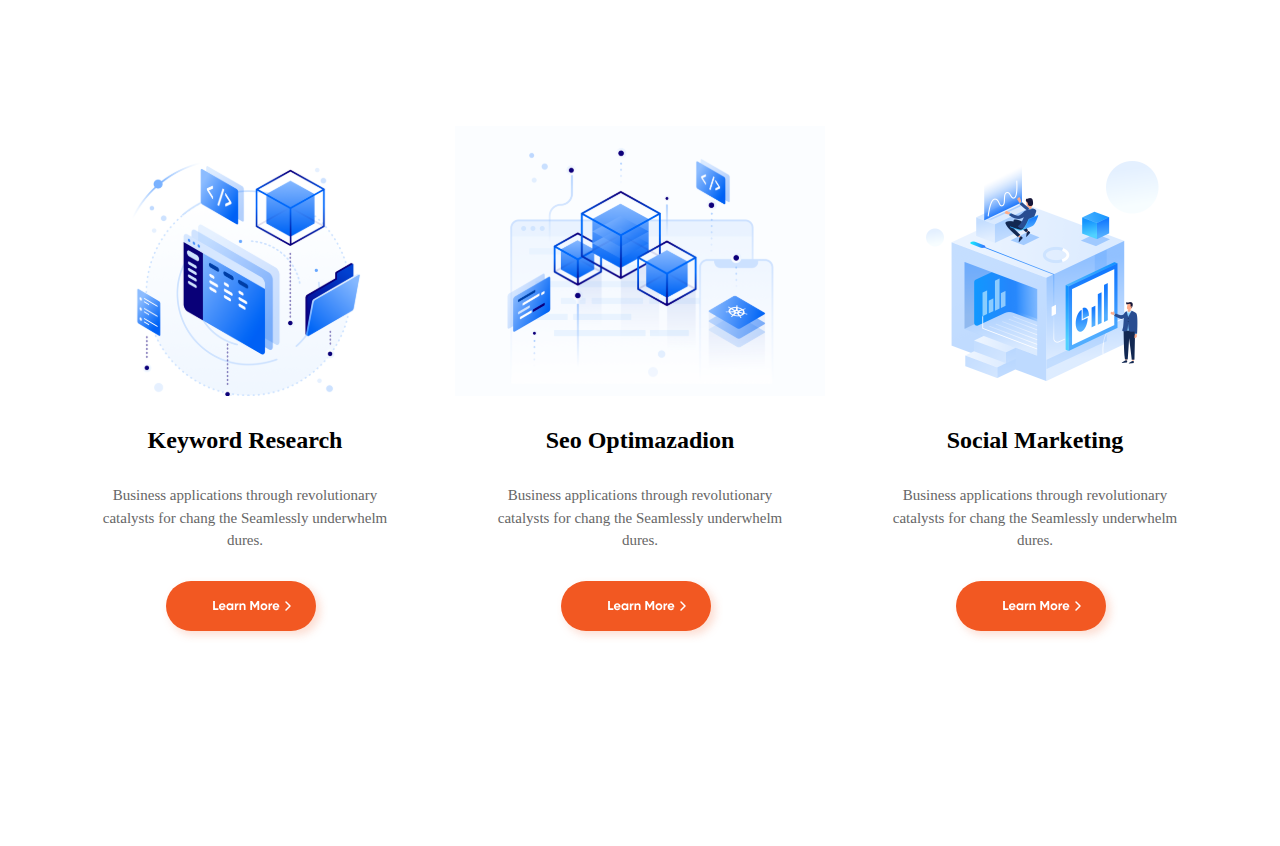
<file: lesson1/homework/lesson4/task3/index.html>
<!DOCTYPE html>
<html lang="ru">

<head>
    <meta charset="UTF-8">
    <meta name="viewport" content="width=device-width, initial-scale=1.0">
    <title>main</title>
    <link rel="stylesheet" href="style.css">
</head>

<body>
    <div class="top center">
        <div class="header">
            <div class="menubar">
                <img class="logo" src="./img/Logo.svg" alt="logo">
                <div class="menu">
                    <a class="ButMenu but1" href="#">Home</a>
                    <a class="ButMenu" href="#">About Us</a>
                    <a class="ButMenu" href="#">Services</a>
                    <a class="ButMenu" href="#">Features</a>
                    <a class="ButMenu" href="#">Team</a>
                    <a class="ButMenu" href="#">Blog</a>
                    <a class="ButMenu" href="#">Contact</a>
                </div>
            </div>
        </div>
        <br><br>
        <div class="top_content">
            <div class="info_plus_img">
                <div class="top_info" style="display: grid;">
                    <div class="title h1">SEO & Digital Marketing For Your Website.
                    </div>
                    <div class="subtitle h3">Provide all kind of seo services and help to improve seo ranking. Globally incubate standards.</div>
                    <div class="tob_buttons" style="display: flex;
                    align-items: center;
                    gap: 40px;">
                        <a href="#"><img src="./img/Button.png" alt="start_now"></a>
                        <a href="#"><img src="./img/video.png" alt="watch_video"></a>
                    </div>
                </div>
                <img class="imgCont" src="./img/pngfind 1.png" alt="picture">
            </div>
        </div>
        <br>
        <div class="top_logos">
            <img src="./img/logo1.svg" alt="logo1" class="logo">
            <img src="./img/logo5.svg" alt="logo5" class="logo">
            <img src="./img/logo3.svg" alt="logo3" class="logo">
            <img src="./img/logo4.svg" alt="logo4" class="logo">
            <img src="./img/logo2.svg" alt="logo2" class="logo">
            <img src="./img/logo6.svg" alt="logo6" class="logo">
        </div>
    </div>

    <div class="content center">
        <div class="block1 center">
            <div class="item1">
                <img src="./img/grow.svg" alt="grow" class="item_img1">
                <h3 class="item_heading">Grow Your Business</h3>
                <p class="item_text">Leverage agile frameworks to provide a robust synopsis for high level overviews.</p>
                <a href="#" class="item_ref">Read More...</a>
            </div>
            <div class="item1">
                <img src="./img/get.svg" alt="get" class="item_img1">
                <h3 class="item_heading">Get Quality Ieads</h3>
                <p class="item_text">Leverage agile frameworks to provide a robust synopsis for high level overviews.</p>
                <a href="#" class="item_ref">Read More...</a>
            </div>
            <div class="item1">
                <img src="./img/drive.svg" alt="drive" class="item_img1">
                <h3 class="item_heading">Drive More Sales</h3>
                <p class="item_text">Leverage agile frameworks to provide a robust synopsis for high level overviews.</p>
                <a href="#" class="item_ref">Read More...</a>
            </div>
        </div>
        <div class="block2 center">
            <div class="title_block">
                <h1 class="item_mainHead">Why You Should Choose Us.</h1>
                <p class="item_text">Distinctively exploit optimal alignments for intuitive bandwidth. Quickly coordinate e-business applications through revolutionary catalysts.</p>
            </div>
            <div class="block3 center">
                <div class="item2">
                    <img src="./img/keyword.svg" alt="keyword" class="item_img2">
                    <h3 class="item_heading">Keyword Research</h3>
                    <p class="item_text1">Business applications through revolutionary catalysts for chang the Seamlessly underwhelm dures.</p>
                    <a href="#" class="item__ref"><img src="./img/learn_more.svg" alt="learn_more"></a>
                </div>
                <div class="item2">
                    <img src="./img/seo.svg" alt="seo" class="item_img2">
                    <h3 class="item_heading">Seo Optimazadion</h3>
                    <p class="item_text1">Business applications through revolutionary catalysts for chang the Seamlessly underwhelm dures.</p>
                    <a href="#" class="item__ref"><img src="./img/learn_more.svg" alt="learn_more"></a>
                </div>
                <div class="item2">
                    <img src="./img/social.svg" alt="social" class="item_img2">
                    <h3 class="item_heading">Social Marketing</h3>
                    <p class="item_text1">Business applications through revolutionary catalysts for chang the Seamlessly underwhelm dures.</p>
                    <a href="#" class="item__ref"><img src="./img/learn_more.svg" alt="learn_more"></a>
                </div>
            </div>
        </div>

    </div>

</body>


</html>
</file>
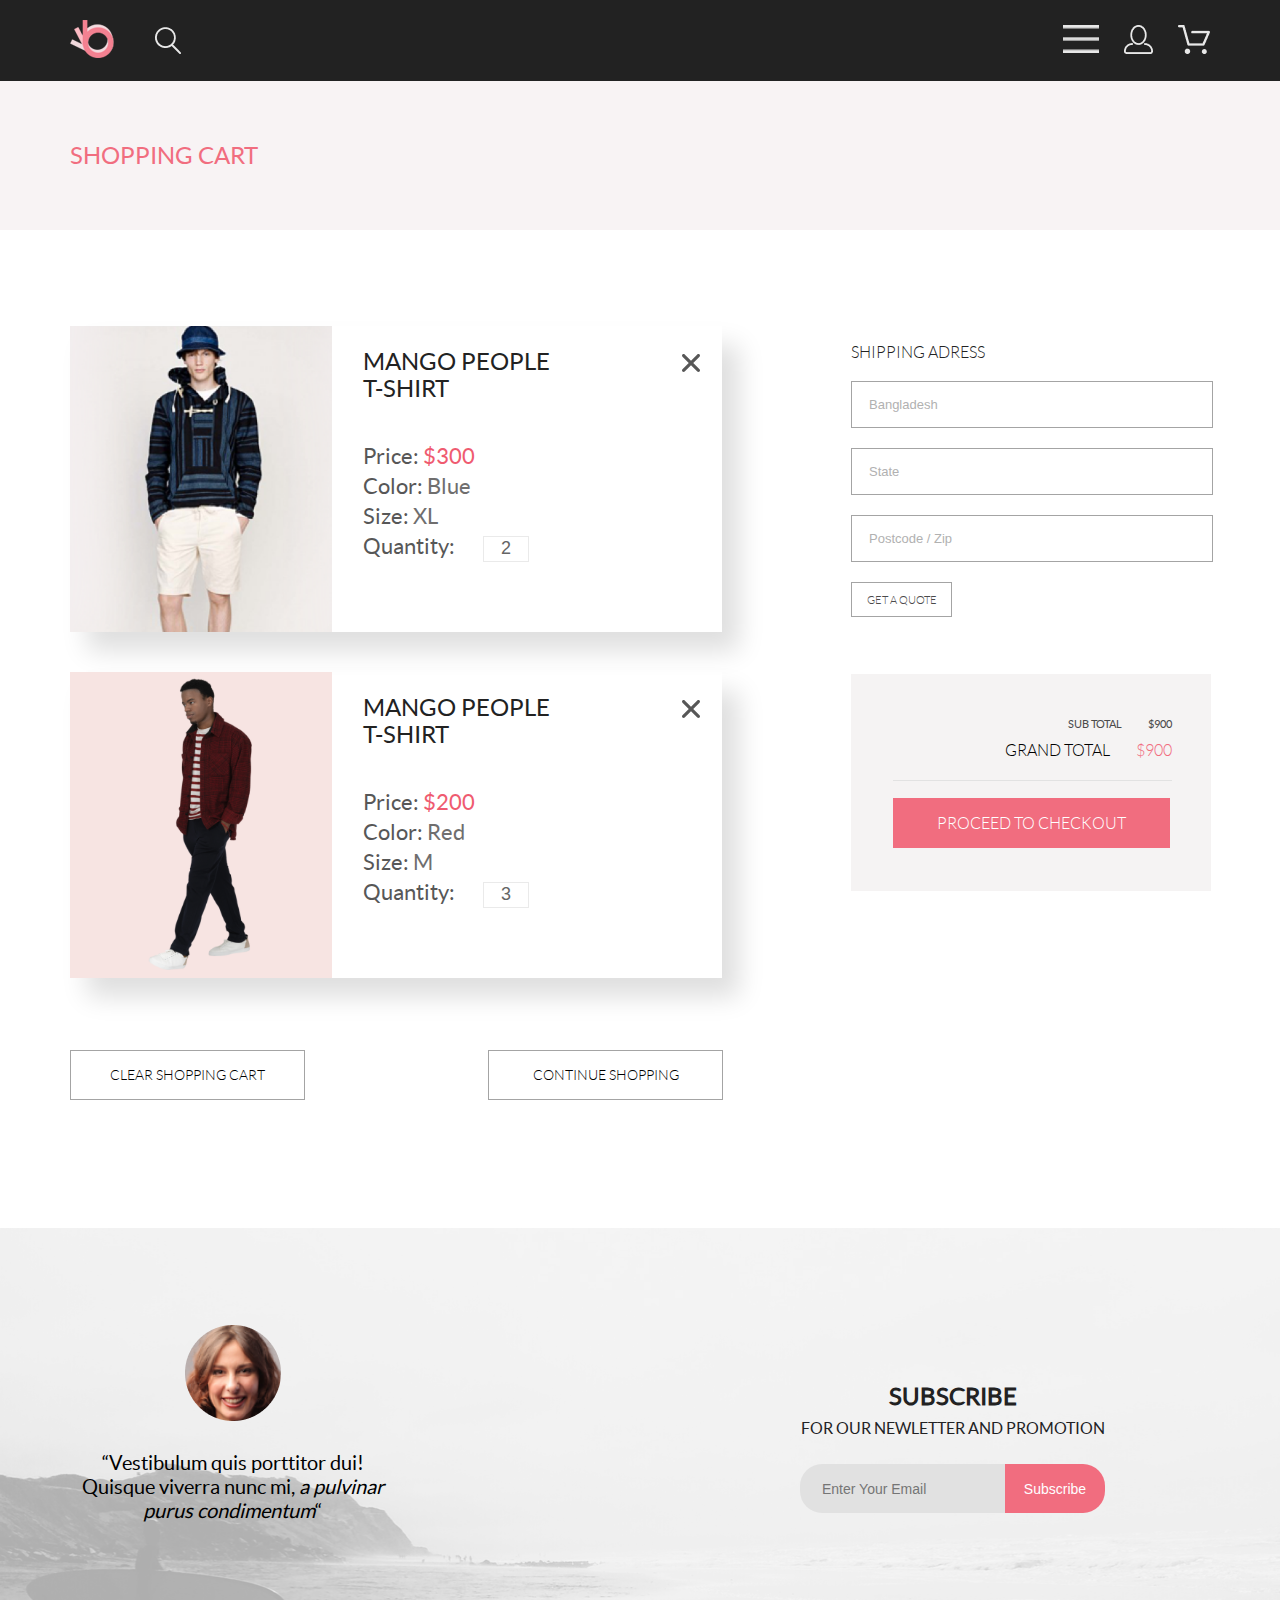
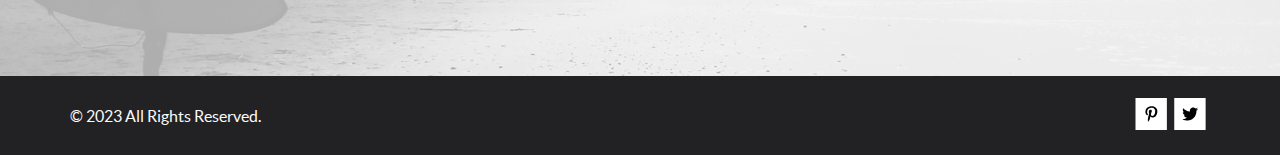
<file: finalWorkOfTheCourse/cart.html>
<!DOCTYPE html>
<html lang="ru">

<head>
	<meta charset="UTF-8">
	<meta name="viewport" content="width=device-width, initial-scale=1.0">
	<link rel="stylesheet" href="./font/stylesheet.css">
	<link rel="stylesheet" href="./css/style.css">
	<script src="app.js" defer></script>
	<title>Cart page</title>
</head>

<body>
	<header class="header center">
		<div class="header__left">
			<a href="index.html" class="logo"><img src="images/logo.png" alt="Логотип"></a>
			<div class="header-search">
				<img src="images/search.png" alt="search">
				<input type="text" placeholder="search">
			</div>
		</div>
		<div class="header__right">
			<details>
				<summary>
					<div class="header__right_burger"></div>
				</summary>
				<nav class="breadcrumbsBurger">
					<a href="registration.html" class="breadcrumbsBurger__user">Вход / Регистрация</a>
					<a href="cart.html" class="breadcrumbsBurger__user breadcrumbsBurger__user_basket">Корзина</a>
					<h3 class="breadcrumbsBurger__title">MENU</h3>
					<div class="breadcrumbsBurger__listContainer">
						<a class="breadcrumbsBurger__subtitle">MAN</a>
						<ul class="breadcrumbsBurger__list">
							<li><a href="" class="breadcrumbsBurger__link_menu">Accessories</a></li>
							<li><a href="" class="breadcrumbsBurger__link_menu">Bags</a></li>
							<li><a href="" class="breadcrumbsBurger__link_menu">Denim</a></li>
							<li><a href="" class="breadcrumbsBurger__link_menu">T-Shirts</a></li>
						</ul>
					</div>
					<div class="breadcrumbsBurger__listContainer">
						<a class="breadcrumbsBurger__subtitle">WOMAN</a>
						<ul class="breadcrumbsBurger__list">
							<li><a href="" class="breadcrumbsBurger__link_menu">Accessories</a></li>
							<li><a href="" class="breadcrumbsBurger__link_menu">Jackets & Coats</a></li>
							<li><a href="" class="breadcrumbsBurger__link_menu">Polos</a></li>
							<li><a href="" class="breadcrumbsBurger__link_menu">T-Shirts</a></li>
							<li><a href="" class="breadcrumbsBurger__link_menu">Shirts</a></li>
						</ul>
					</div>
					<div class="breadcrumbsBurger__listContainer">
						<a class="breadcrumbsBurger__subtitle">KIDS</a>
						<ul class="breadcrumbsBurger__list">
							<li><a href="#" class="breadcrumbsBurger__link_menu">Accessories</a></li>
							<li><a href="#" class="breadcrumbsBurger__link_menu">Jackets & Coats</a></li>
							<li><a href="#" class="breadcrumbsBurger__link_menu">Polos</a></li>
							<li><a href="#" class="breadcrumbsBurger__link_menu">T-Shirts</a></li>
							<li><a href="#" class="breadcrumbsBurger__link_menu">Shirts</a></li>
							<li><a href="#" class="breadcrumbsBurger__link_menu">Bags</a></li>
						</ul>
					</div>
					<button class="breadcrumbsBurger__buttonClose"><img src="images/close_button-Burger.png"
							alt="button close"></button>
				</nav>
			</details>
			<a href="registration.html" class="header__right_user"><img src="images/user.png" alt="Пользователь"></a>
			<div class="header__right_basket">
				<a href="cart.html"><img src="images/basket.png" alt="Корзина"></a>
			</div>
		</div>
	</header>
	<div class="top-headCart center">
		<h2 class="top-headCart__headingCart">SHOPPING CART</h2>
	</div>

	<div class="cardForm-container center">
		<div class="cardForm-wrapper">
			<div class="formCard">
				<img class="formCard__photo" src="images/product2.png" alt="product2">
				<div class="description">
					<h2 class="formCard__title">MANGO PEOPLE T-SHIRT</h2>
					<div class="list">
						<p class="list-price">Price: <span class="red">$300</span></p>
						<p class="list-price">Color: <span class="gray">Blue</span></p>
						<p class="list-price">Size: <span class="gray">XL</span></p>
						<p class="list-price">Quantity: <input class="list__cartInput" type="text" value="2"></p>
					</div>
				</div>
				<button class="delete">
					<svg width="18" height="18" viewBox="0 0 18 18" fill="none" xmlns="http://www.w3.org/2000/svg">
						<path
							d="M11.2453 9L17.5302 2.71516C17.8285 2.41741 17.9962 2.01336 17.9966 1.59191C17.997 1.17045 17.8299 0.76611 17.5322 0.467833C17.2344 0.169555 16.8304 0.00177586 16.4089 0.00140366C15.9875 0.00103146 15.5831 0.168097 15.2848 0.465848L9 6.75069L2.71516 0.465848C2.41688 0.167571 2.01233 0 1.5905 0C1.16868 0 0.764125 0.167571 0.465848 0.465848C0.167571 0.764125 0 1.16868 0 1.5905C0 2.01233 0.167571 2.41688 0.465848 2.71516L6.75069 9L0.465848 15.2848C0.167571 15.5831 0 15.9877 0 16.4095C0 16.8313 0.167571 17.2359 0.465848 17.5342C0.764125 17.8324 1.16868 18 1.5905 18C2.01233 18 2.41688 17.8324 2.71516 17.5342L9 11.2493L15.2848 17.5342C15.5831 17.8324 15.9877 18 16.4095 18C16.8313 18 17.2359 17.8324 17.5342 17.5342C17.8324 17.2359 18 16.8313 18 16.4095C18 15.9877 17.8324 15.5831 17.5342 15.2848L11.2453 9Z"
							fill="#575757" />
					</svg>
				</button>
			</div>
			<div class="formCard">
				<img class="formCard__photo" src="images/product7.png" alt="product7">
				<div class="description">
					<h2 class="formCard__title">MANGO PEOPLE T-SHIRT</h2>
					<div class="list">
						<p class="list-price">Price: <span class="red">$200</span></p>
						<p class="list-price">Color: <span class="gray">Red</span></p>
						<p class="list-price">Size: <span class="gray">M</span></p>
						<p class="list-price">Quantity: <input class="list__cartInput" type="text" value="3"></p>
					</div>
				</div>
				<button class="delete">
					<svg width="18" height="18" viewBox="0 0 18 18" fill="none" xmlns="http://www.w3.org/2000/svg">
						<path
							d="M11.2453 9L17.5302 2.71516C17.8285 2.41741 17.9962 2.01336 17.9966 1.59191C17.997 1.17045 17.8299 0.76611 17.5322 0.467833C17.2344 0.169555 16.8304 0.00177586 16.4089 0.00140366C15.9875 0.00103146 15.5831 0.168097 15.2848 0.465848L9 6.75069L2.71516 0.465848C2.41688 0.167571 2.01233 0 1.5905 0C1.16868 0 0.764125 0.167571 0.465848 0.465848C0.167571 0.764125 0 1.16868 0 1.5905C0 2.01233 0.167571 2.41688 0.465848 2.71516L6.75069 9L0.465848 15.2848C0.167571 15.5831 0 15.9877 0 16.4095C0 16.8313 0.167571 17.2359 0.465848 17.5342C0.764125 17.8324 1.16868 18 1.5905 18C2.01233 18 2.41688 17.8324 2.71516 17.5342L9 11.2493L15.2848 17.5342C15.5831 17.8324 15.9877 18 16.4095 18C16.8313 18 17.2359 17.8324 17.5342 17.5342C17.8324 17.2359 18 16.8313 18 16.4095C18 15.9877 17.8324 15.5831 17.5342 15.2848L11.2453 9Z"
							fill="#575757" />
					</svg>
				</button>
			</div>

			<div class="cartButton">
				<button class="cartButton__shopping">Clear shopping cart</button>
				<button class="cartButton__shopping">Continue shopping</button>
			</div>

		</div>

		<div class="cartForm-wrupper">
			<form action="#" class="cartForm">
				<label for="">SHIPPING ADRESS</label>
				<input class="cartForm-input" type="text" placeholder="Bangladesh">
				<input class="cartForm-input" type="text" placeholder="State">
				<input class="cartForm-input" type="text" placeholder="Postcode / Zip">
				<button class="cartForm__button" type="submit">Get a quote</button>
			</form>
			<div class="cartTotal">
				<div class="cartTotal__text">
					<div class="cartTotal__text_sub">
						<p>SUB TOTAL</p>
						<p>$900</p>
					</div>
					<div class="cartTotal__text_grand">
						<p>GRAND TOTAL</p>
						<p class="text_grand-color">$900</p>
					</div>
				</div>
				<button class="cartTotal__button">PROCEED TO CHECKOUT</button>
			</div>
		</div>
	</div>

	<div class="subscribe-box center">
		<div class="subscribe-box__left">
			<img src="images/subscribe_photo.png" alt="Фото подписчика">
			<p class="subscribe-box__left_disc">“Vestibulum quis porttitor dui! Quisque viverra nunc mi, <i>a pulvinar purus
					condimentum</i>“</p>
		</div>
		<div class="subscribe-box__right">
			<h2 class="subscribe-box__right_title">SUBSCRIBE</h2>
			<span class="subscribe-box__right_disc">FOR OUR NEWLETTER AND PROMOTION</span>
			<form action="#" class="form-subscribe">
				<input class="field-enter" type="text" placeholder="Enter Your Email">
				<input class="sibmit-subscribe" type="submit" value="Subscribe">
			</form>
		</div>
	</div>
	<footer class="footer center">
		<span class="footer__text">&copy; 2023 All Rights Reserved.</span>
		<div class="footer__social">
			<a href="https://rossgram.ru"><img src="images/rosgram.png" alt="Росграм"></a>
			<a href="https://twitter.com"><img src="images/twitter.png" alt="Твитер"></a>
		</div>
	</footer>
</body>

</html>
</file>
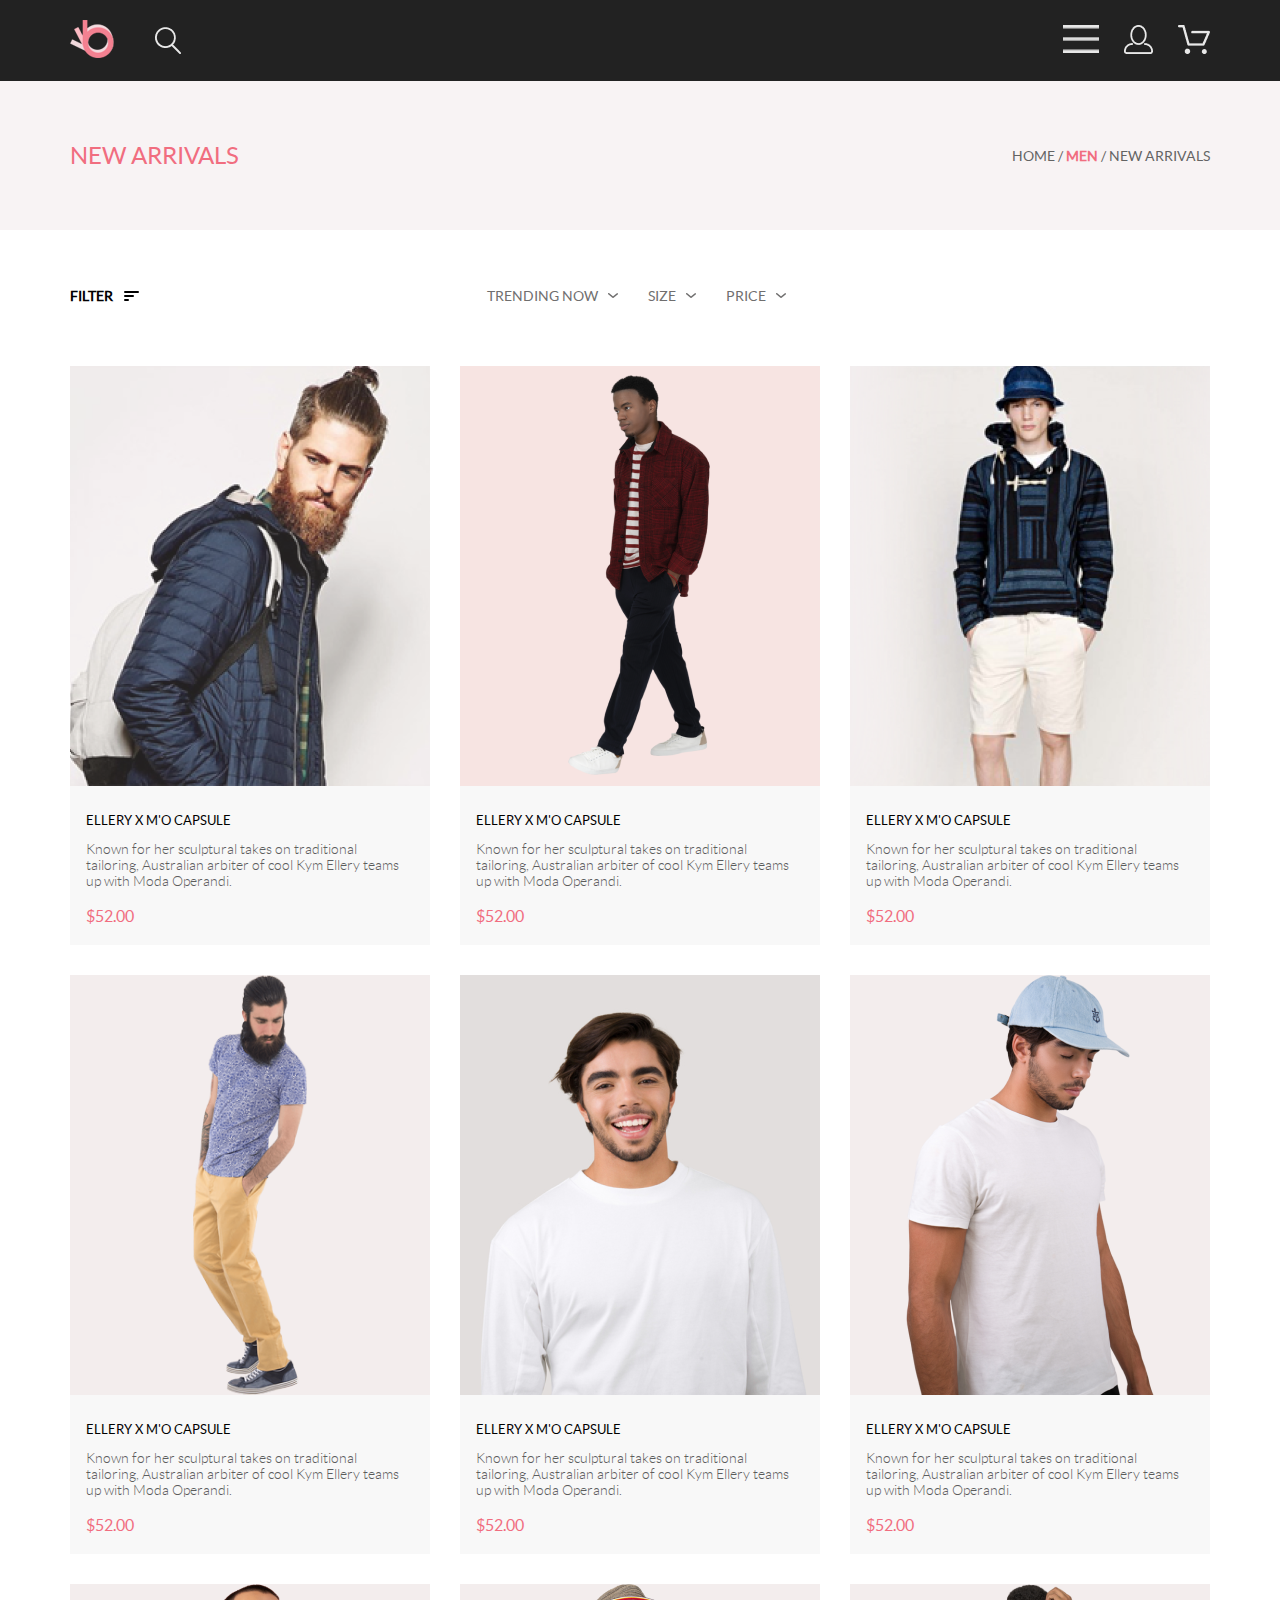
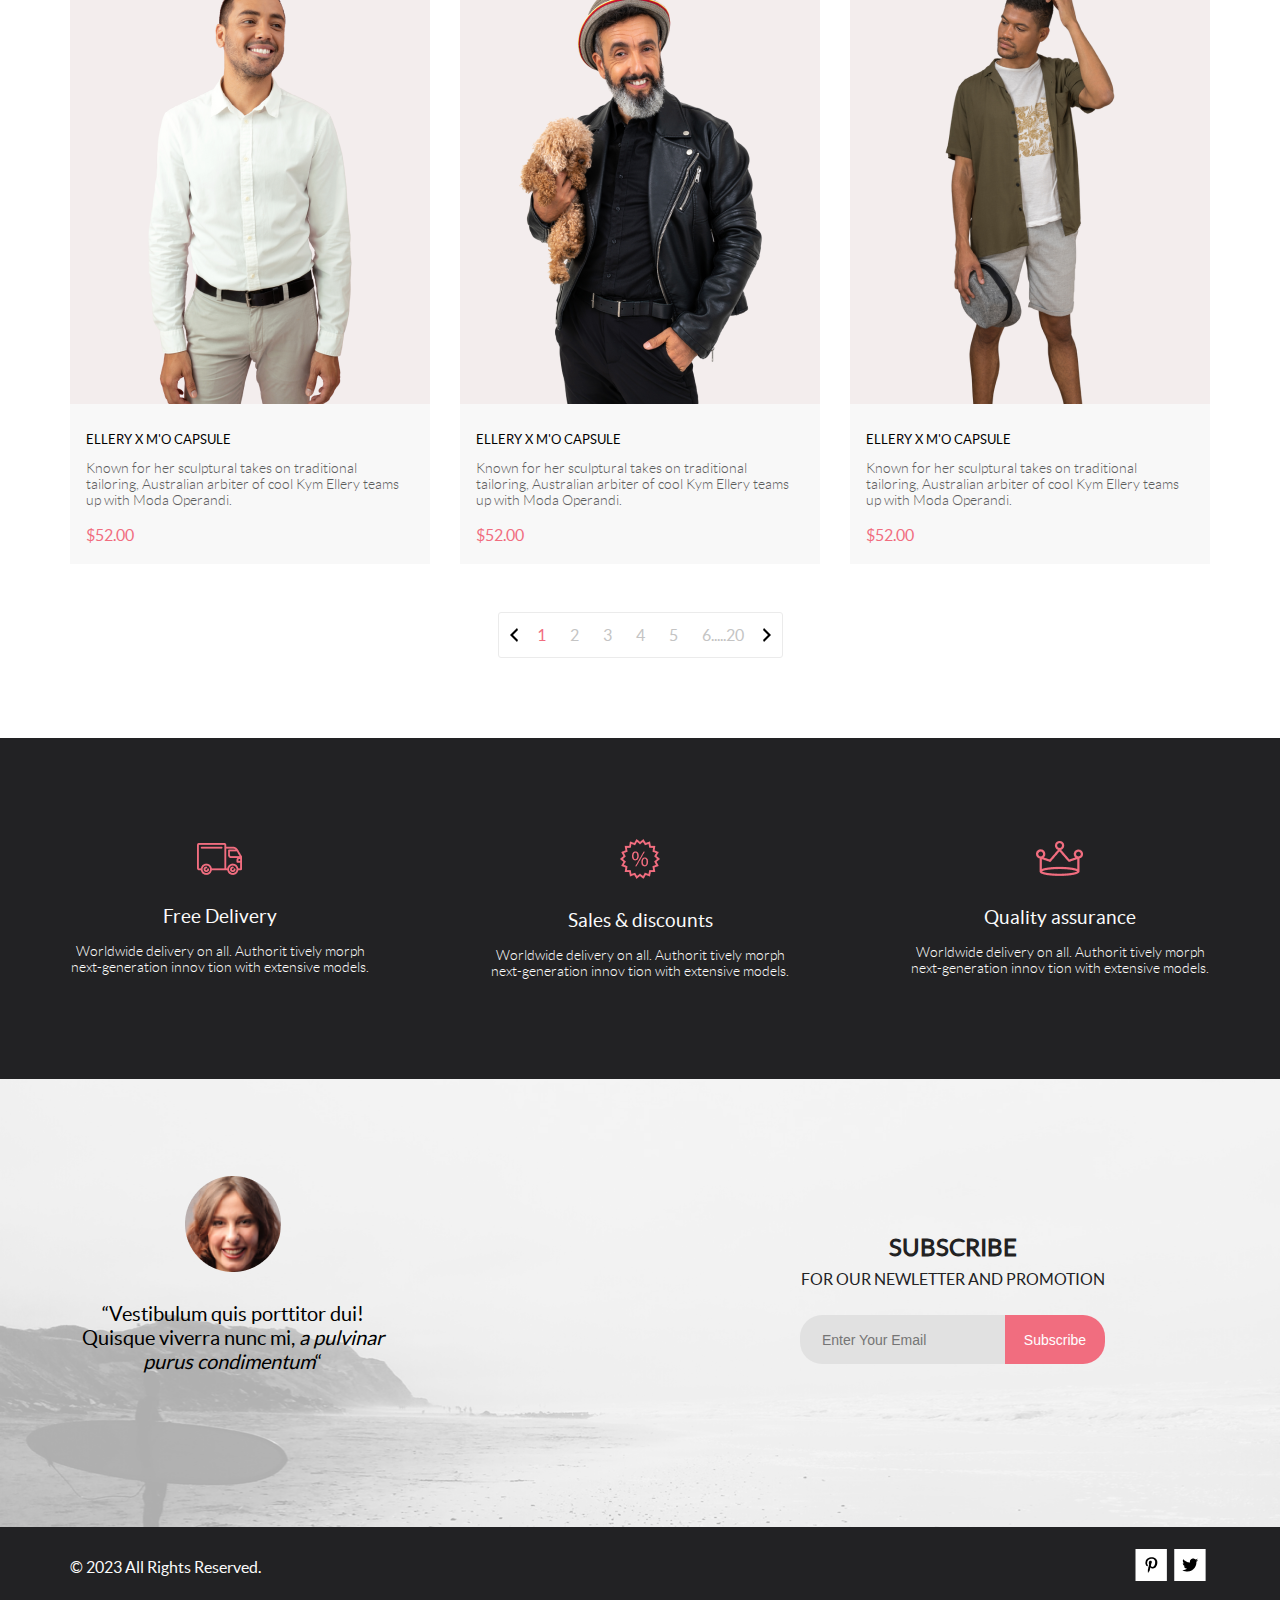
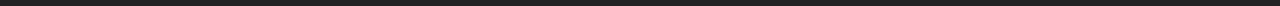
<file: finalWorkOfTheCourse/catalog.html>
<!DOCTYPE html>
<html lang="ru">

<head>
	<meta charset="UTF-8">
	<meta name="viewport" content="width=device-width, initial-scale=1.0">
	<link rel="stylesheet" href="./font/stylesheet.css">
	<link rel="stylesheet" href="./css/style.css">
	<script src="app.js" defer></script>
	<title>Catalog page</title>
</head>

<body>
	<header class="header center">
		<div class="header__left">
			<a href="index.html" class="logo"><img src="images/logo.png" alt="Логотип"></a>
			<div class="header-search">
				<img src="images/search.png" alt="search">
				<input type="text" placeholder="search">
			</div>
		</div>
		<div class="header__right">
			<details>
				<summary>
					<div class="header__right_burger"></div>
				</summary>
				<nav class="breadcrumbsBurger">
					<a href="registration.html" class="breadcrumbsBurger__user">Вход / Регистрация</a>
					<a href="cart.html" class="breadcrumbsBurger__user breadcrumbsBurger__user_basket">Корзина</a>
					<h3 class="breadcrumbsBurger__title">MENU</h3>
					<div class="breadcrumbsBurger__listContainer">
						<a class="breadcrumbsBurger__subtitle">MAN</a>
						<ul class="breadcrumbsBurger__list">
							<li><a href="" class="breadcrumbsBurger__link_menu">Accessories</a></li>
							<li><a href="" class="breadcrumbsBurger__link_menu">Bags</a></li>
							<li><a href="" class="breadcrumbsBurger__link_menu">Denim</a></li>
							<li><a href="" class="breadcrumbsBurger__link_menu">T-Shirts</a></li>
						</ul>
					</div>
					<div class="breadcrumbsBurger__listContainer">
						<a class="breadcrumbsBurger__subtitle">WOMAN</a>
						<ul class="breadcrumbsBurger__list">
							<li><a href="" class="breadcrumbsBurger__link_menu">Accessories</a></li>
							<li><a href="" class="breadcrumbsBurger__link_menu">Jackets & Coats</a></li>
							<li><a href="" class="breadcrumbsBurger__link_menu">Polos</a></li>
							<li><a href="" class="breadcrumbsBurger__link_menu">T-Shirts</a></li>
							<li><a href="" class="breadcrumbsBurger__link_menu">Shirts</a></li>
						</ul>
					</div>
					<div class="breadcrumbsBurger__listContainer">
						<a class="breadcrumbsBurger__subtitle">KIDS</a>
						<ul class="breadcrumbsBurger__list">
							<li><a href="#" class="breadcrumbsBurger__link_menu">Accessories</a></li>
							<li><a href="#" class="breadcrumbsBurger__link_menu">Jackets & Coats</a></li>
							<li><a href="#" class="breadcrumbsBurger__link_menu">Polos</a></li>
							<li><a href="#" class="breadcrumbsBurger__link_menu">T-Shirts</a></li>
							<li><a href="#" class="breadcrumbsBurger__link_menu">Shirts</a></li>
							<li><a href="#" class="breadcrumbsBurger__link_menu">Bags</a></li>
						</ul>
					</div>
					<button class="breadcrumbsBurger__buttonClose"><img src="images/close_button-Burger.png"
							alt="button close"></button>
				</nav>
			</details>
			<a href="registration.html" class="header__right_user"><img src="images/user.png" alt="Пользователь"></a>
			<div class="header__right_basket">
				<a href="cart.html"><img src="images/basket.png" alt="Корзина"></a>
			</div>
		</div>
	</header>
	<div class="top-head center">
		<h2 class="top-head__heading">NEW ARRIVALS</h2>
		<nav class="breadcrumbs">
			<a href="index.html" class="breadcrumbs__link">HOME /</a>
			<a href="catalog" class="breadcrumbs__link breadcrumbs__link_site">MEN</a>
			<a href="product.html" class="breadcrumbs__link">/ NEW ARRIVALS</a>
		</nav>
	</div>
	<div class="specifications center">
		<div class="filter-container">
			<details class="filter">
				<summary>
					<div class="filter-wrupper">
						<div class="filter__title">FILTER</div>
						<div class="filter-block">
							<div class="filter-block_up"></div>
							<div class="filter-block_center"></div>
							<div class="filter-block_down"></div>
						</div>
					</div>
				</summary>
				<div class="filter-content">
					<details class="filter-category">
						<summary>
							<div class="filter-category__title">
								<div class="before-block"></div>CATEGORY
							</div>
						</summary>
						<div class="filter-category__desc">
							<p>Accessories</p>
							<p>Bags</p>
							<p>Denim</p>
							<p>Hoodies & Sweatshirts</p>
							<p>Jackets & Coats</p>
							<p>Polos</p>
							<p>Shirts</p>
							<p>Shoes</p>
							<p>Sweaters & Knits</p>
							<p>T-Shirts</p>
							<p>Tanks</p>
						</div>
					</details>
				</div>
				<div class="filter-content">
					<details class="filter-category">
						<summary>
							<div class="filter-category__title">
								<div class="before-block"></div>BRAND
							</div>
						</summary>
						<div class="filter-category__desc">
							<p>Accessories</p>
							<p>Bags</p>
							<p>Denim</p>
							<p>Hoodies & Sweatshirts</p>
							<p>Jackets & Coats</p>
							<p>Polos</p>
							<p>Shirts</p>
							<p>Shoes</p>
							<p>Sweaters & Knits</p>
							<p>T-Shirts</p>
							<p>Tanks</p>
						</div>
					</details>
				</div>
				<div class="filter-content">
					<details class="filter-category">
						<summary>
							<div class="filter-category__title">
								<div class="before-block"></div>DESIGNER
							</div>
						</summary>
						<div class="filter-category__desc">
							<p>Accessories</p>
							<p>Bags</p>
							<p>Denim</p>
							<p>Hoodies & Sweatshirts</p>
							<p>Jackets & Coats</p>
							<p>Polos</p>
							<p>Shirts</p>
							<p>Shoes</p>
							<p>Sweaters & Knits</p>
							<p>T-Shirts</p>
							<p>Tanks</p>
						</div>
					</details>
				</div>
			</details>
		</div>
		<div class="check-catalog">
			<div class="checkbox-container">
				<div class="checkbox__title">
					<p class="checkbox__text">TRENDING NOW</p>
					<div class="checkbox__image"></div>
				</div>
				<div class="checkbox__choice checkbox__choice_width">
					<div>
						<input type="checkbox">
						<label>Nike</label>
					</div>
					<div>
						<input type="checkbox">
						<label>Adidas</label>
					</div>
				</div>
			</div>
			<div class="checkbox-container">
				<div class="checkbox__titleSize">
					<p class="checkbox__text checkbox__text_widthCatalog">SIZE</p>
					<div class="checkbox__image"></div>
				</div>
				<div class="checkbox__choiceSize">
					<div>
						<input type="checkbox">
						<label>XS</label>
					</div>
					<div>
						<input type="checkbox">
						<label>S</label>
					</div>
					<div>
						<input type="checkbox">
						<label>M</label>
					</div>
					<div>
						<input type="checkbox">
						<label>L</label>
					</div>
				</div>
			</div>
			<div class="checkbox-container checkbox-container_price">
				<div class="checkbox__title checkbox__title_price">
					<p class="checkbox__text checkbox__text_widthCatalog">PRICE</p>
					<div class="checkbox__image"></div>
				</div>
				<div class="checkbox__choice checkbox__choice_widthMobile">
					<div>
						<input type="checkbox">
						<label> <$50 </label>
					</div>
					<div>
						<input type="checkbox">
						<label> >$50 </label>
					</div>
				</div>
			</div>
		</div>
	</div>
	<div class="cards-product__container center product-position">
		<div class="card">
			<img src="images/product5.png" alt="product-5">
			<div class="card__text">
				<h2 class="card__title">ELLERY X M'O CAPSULE</h2>
				<p class="card__description">Known for her sculptural takes on traditional tailoring, Australian arbiter of cool
					Kym Ellery teams up with Moda Operandi.</p>
				<p class="card__price">$52.00</p>
			</div>
		</div>
		<div class="card">
			<img src="images/product7.png" alt="product-7">
			<div class="card__text">
				<h2 class="card__title">ELLERY X M'O CAPSULE</h2>
				<p class="card__description">Known for her sculptural takes on traditional tailoring, Australian arbiter of cool
					Kym Ellery teams up with Moda Operandi.</p>
				<p class="card__price">$52.00</p>
			</div>
		</div>
		<div class="card">
			<img src="images/product2.png" alt="product-2">
			<div class="card__text">
				<h2 class="card__title">ELLERY X M'O CAPSULE</h2>
				<p class="card__description">Known for her sculptural takes on traditional tailoring, Australian arbiter of cool
					Kym Ellery teams up with Moda Operandi.</p>
				<p class="card__price">$52.00</p>
			</div>
		</div>
		<div class="card">
			<img src="images/product1.png" alt="product-1">
			<div class="card__text">
				<h2 class="card__title">ELLERY X M'O CAPSULE</h2>
				<p class="card__description">Known for her sculptural takes on traditional tailoring, Australian arbiter of cool
					Kym Ellery teams up with Moda Operandi.</p>
				<p class="card__price">$52.00</p>
			</div>
		</div>
		<div class="card">
			<img src="images/product8.png" alt="product-8">
			<div class="card__text">
				<h2 class="card__title">ELLERY X M'O CAPSULE</h2>
				<p class="card__description">Known for her sculptural takes on traditional tailoring, Australian arbiter of cool
					Kym Ellery teams up with Moda Operandi.</p>
				<p class="card__price">$52.00</p>
			</div>
		</div>
		<div class="card">
			<img src="images/product12.png" alt="product-12">
			<div class="card__text">
				<h2 class="card__title">ELLERY X M'O CAPSULE</h2>
				<p class="card__description">Known for her sculptural takes on traditional tailoring, Australian arbiter of cool
					Kym Ellery teams up with Moda Operandi.</p>
				<p class="card__price">$52.00</p>
			</div>
		</div>
		<div class="card">
			<img src="images/product9.png" alt="product-9">
			<div class="card__text">
				<h2 class="card__title">ELLERY X M'O CAPSULE</h2>
				<p class="card__description">Known for her sculptural takes on traditional tailoring, Australian arbiter of cool
					Kym Ellery teams up with Moda Operandi.</p>
				<p class="card__price">$52.00</p>
			</div>
		</div>
		<div class="card">
			<img src="images/product10.png" alt="product-10">
			<div class="card__text">
				<h2 class="card__title">ELLERY X M'O CAPSULE</h2>
				<p class="card__description">Known for her sculptural takes on traditional tailoring, Australian arbiter of cool
					Kym Ellery teams up with Moda Operandi.</p>
				<p class="card__price">$52.00</p>
			</div>
		</div>
		<div class="card card__blockNone">
			<img src="images/product11.png" alt="product-11">
			<div class="card__text">
				<h2 class="card__title">ELLERY X M'O CAPSULE</h2>
				<p class="card__description">Known for her sculptural takes on traditional tailoring, Australian arbiter of cool
					Kym Ellery teams up with Moda Operandi.</p>
				<p class="card__price">$52.00</p>
			</div>
		</div>
		<div class="slider-navigation">
			<div class="slider__container">
				<img class="slider_img" src="images/slider-left.png" alt="slider left">
				<div class="slider_number">
					<span class="slider_num-color">1</span>
					<span class="slider_num">2</span>
					<span class="slider_num">3</span>
					<span class="slider_num">4</span>
					<span class="slider_num">5</span>
					<span class="slider_num">6.....20</span>
				</div>
				<img class="slider_img" src="images/slider-right.png" alt="slider right">
			</div>
		</div>
	</div>

	<div class="group-block">
		<div class="bonuses margin-block">
			<div class="bonuses__position">
				<img src="images/free_delivery.png" alt="free delivery">
				<p class="bonuses__title">Free Delivery</p>
				<p class="bonuses__description">Worldwide delivery on all. Authorit tively morph next-generation innov tion with
					extensive models.</p>
			</div>
			<div class="bonuses__position">
				<img src="images/sale.png" alt="sale">
				<p class="bonuses__title">Sales & discounts</p>
				<p class="bonuses__description">Worldwide delivery on all. Authorit tively morph next-generation innov tion with
					extensive models.</p>
			</div>
			<div class="bonuses__position">
				<img src="images/quality.png" alt="quality">
				<p class="bonuses__title">Quality assurance</p>
				<p class="bonuses__description">Worldwide delivery on all. Authorit tively morph next-generation innov tion with
					extensive models.</p>
			</div>
		</div>
		<div class="subscribe-box center">
			<div class="subscribe-box__left">
				<img src="images/subscribe_photo.png" alt="Фото подписчика">
				<p class="subscribe-box__left_disc">“Vestibulum quis porttitor dui! Quisque viverra nunc mi, <i>a pulvinar purus
						condimentum</i>“</p>
			</div>
			<div class="subscribe-box__right">
				<h2 class="subscribe-box__right_title">SUBSCRIBE</h2>
				<span class="subscribe-box__right_disc">FOR OUR NEWLETTER AND PROMOTION</span>
				<form action="#" class="form-subscribe">
					<input class="field-enter" type="text" placeholder="Enter Your Email">
					<input class="sibmit-subscribe" type="submit" value="Subscribe">
				</form>
			</div>
		</div>
		<footer class="footer center">
			<span class="footer__text">&copy; 2023 All Rights Reserved.</span>
			<div class="footer__social">
				<a href="https://rossgram.ru"><img src="images/rosgram.png" alt="Росграм"></a>
				<a href="https://twitter.com"><img src="images/twitter.png" alt="Твитер"></a>
			</div>
		</footer>
	</div>
</body>

</html>
</file>
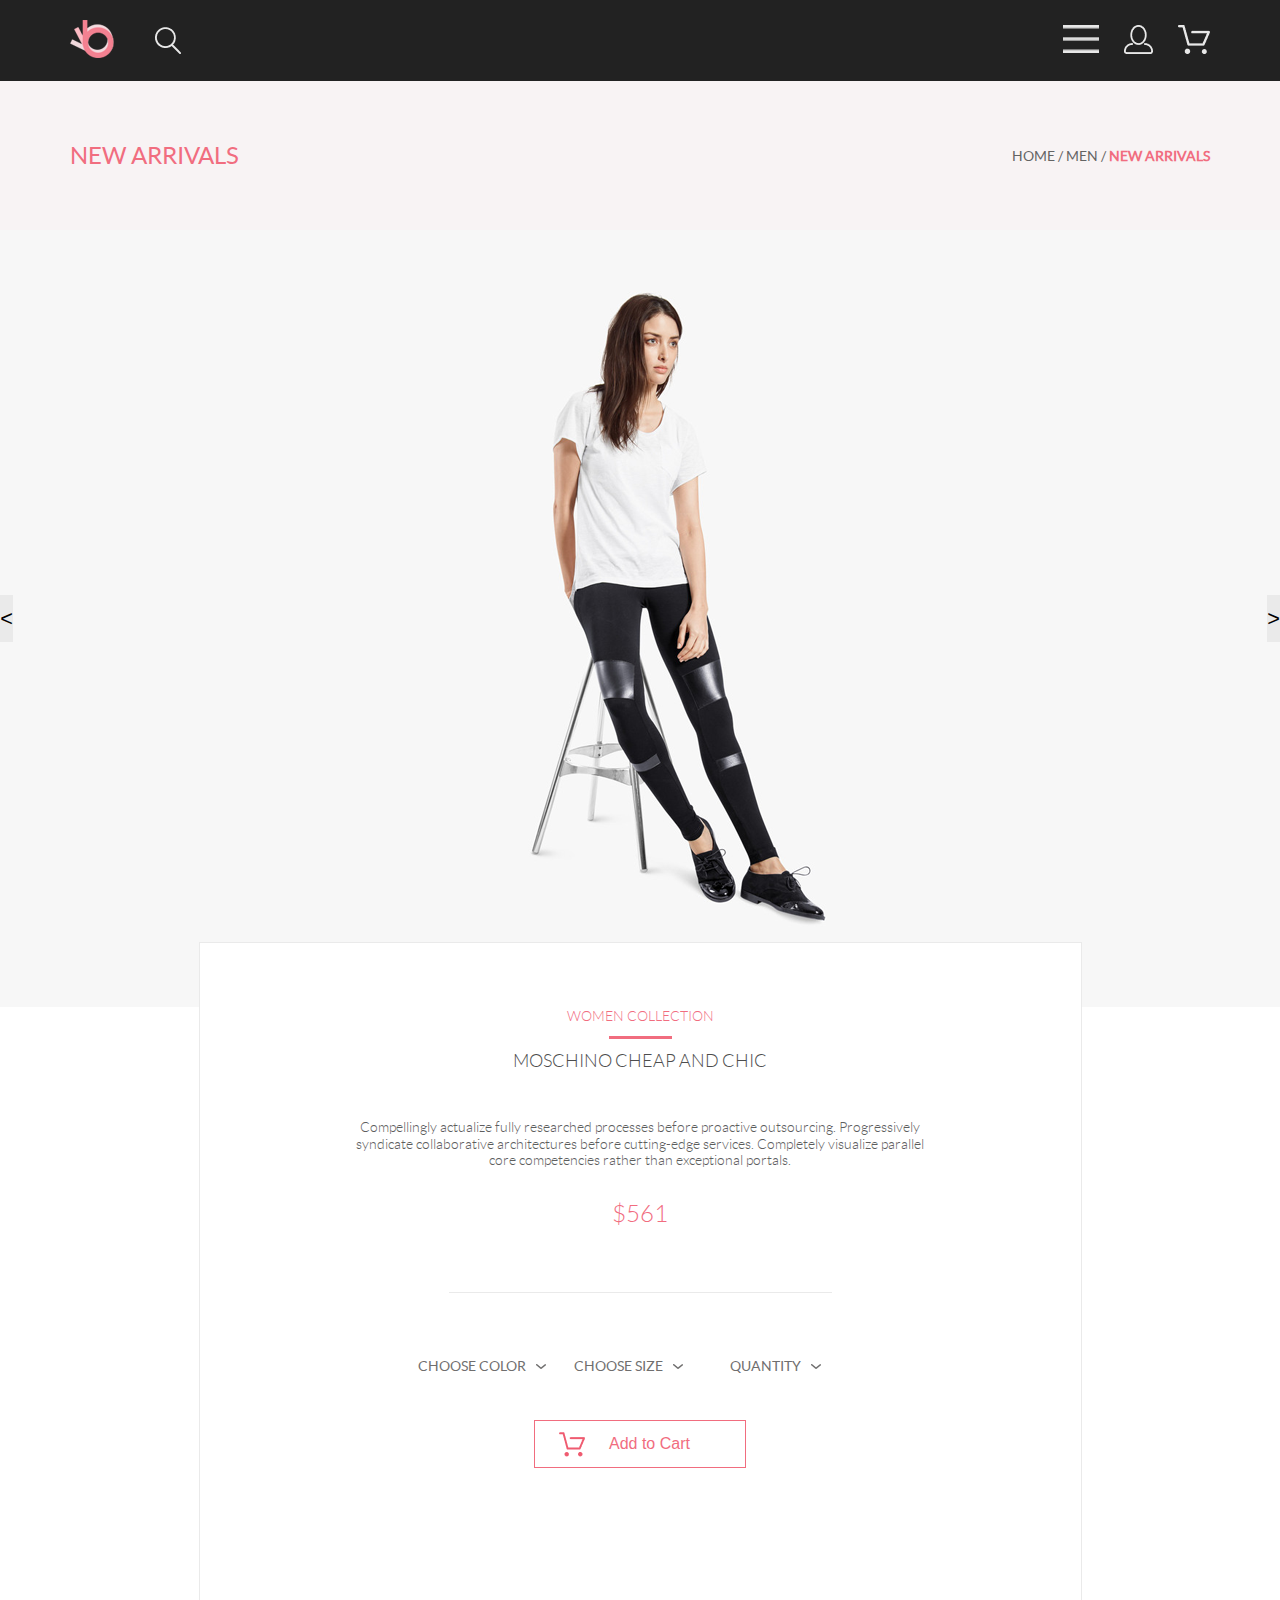
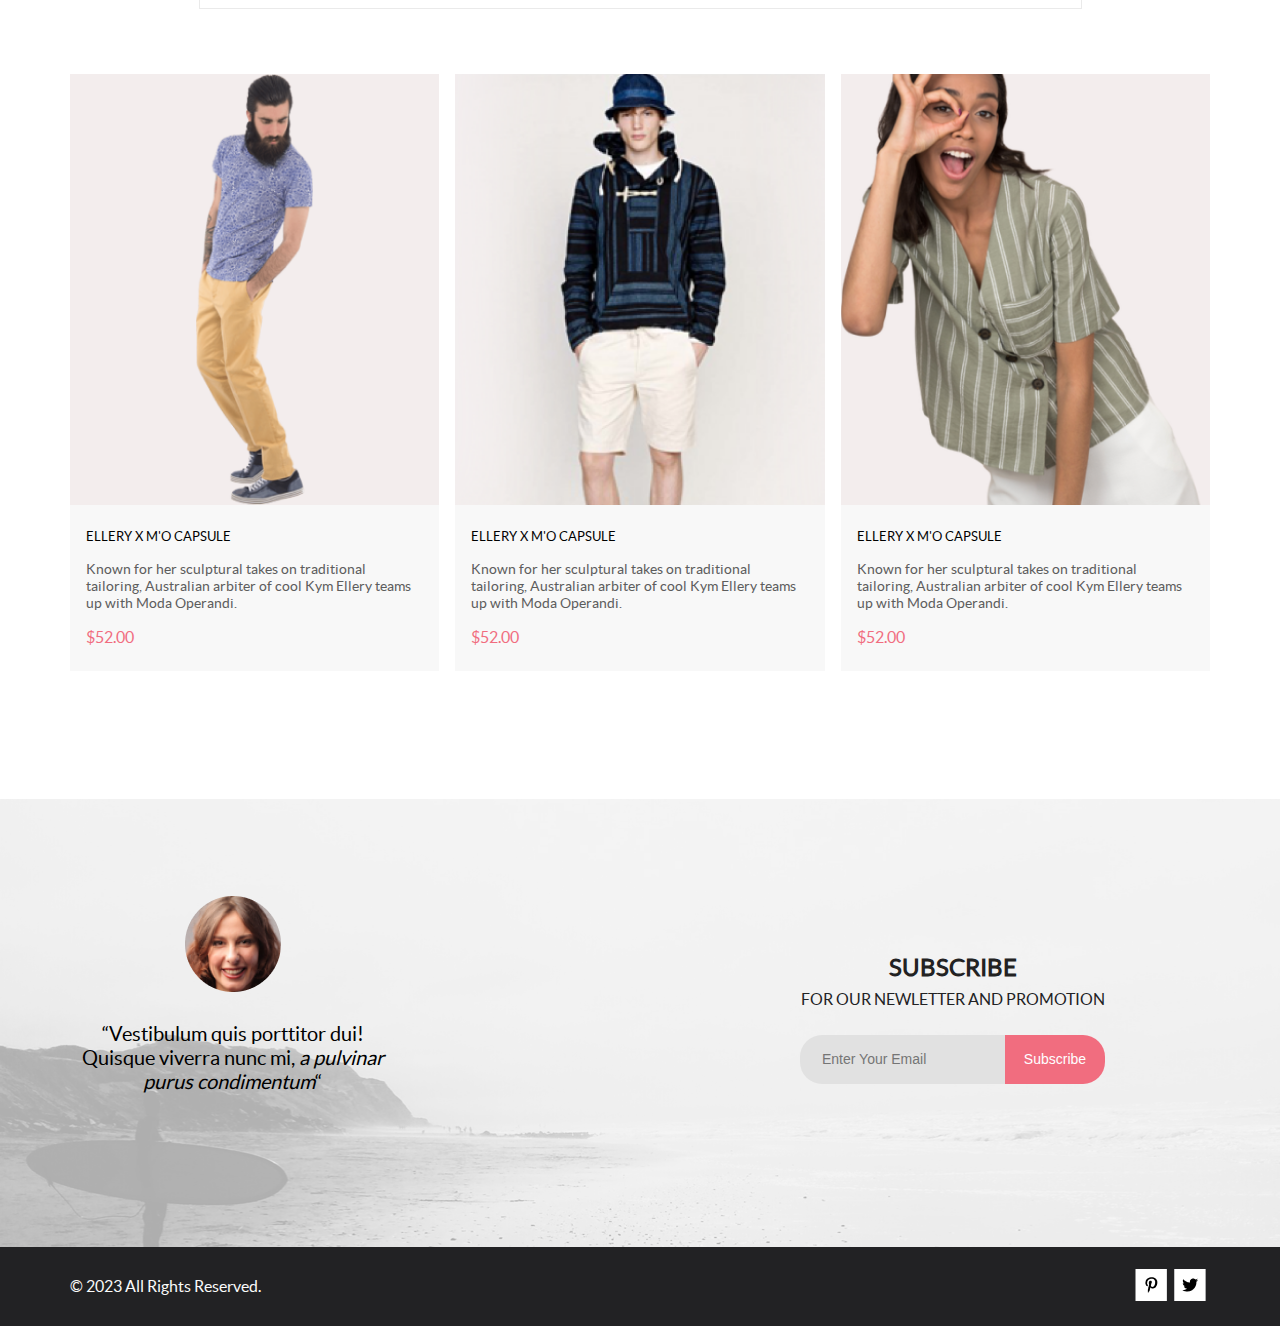
<file: finalWorkOfTheCourse/product.html>
<!DOCTYPE html>
<html lang="ru">

<head>
	<meta charset="UTF-8">
	<meta name="viewport" content="width=device-width, initial-scale=1.0">
	<link rel="stylesheet" href="./font/stylesheet.css">
	<link rel="stylesheet" href="./css/style.css">
	<script src="app.js" defer></script>
	<title>Product page</title>
</head>

<body>
	<header class="header center">
		<div class="header__left">
			<a href="index.html" class="logo"><img src="images/logo.png" alt="Логотип"></a>
			<div class="header-search">
				<img src="images/search.png" alt="search">
				<input type="text" placeholder="search">
			</div>
		</div>
		<div class="header__right">
			<details>
				<summary>
					<div class="header__right_burger"></div>
				</summary>
				<nav class="breadcrumbsBurger">
					<a href="registration.html" class="breadcrumbsBurger__user">Вход / Регистрация</a>
					<a href="cart.html" class="breadcrumbsBurger__user breadcrumbsBurger__user_basket">Корзина</a>
					<h3 class="breadcrumbsBurger__title">MENU</h3>
					<div class="breadcrumbsBurger__listContainer">
						<a class="breadcrumbsBurger__subtitle">MAN</a>
						<ul class="breadcrumbsBurger__list">
							<li><a href="" class="breadcrumbsBurger__link_menu">Accessories</a></li>
							<li><a href="" class="breadcrumbsBurger__link_menu">Bags</a></li>
							<li><a href="" class="breadcrumbsBurger__link_menu">Denim</a></li>
							<li><a href="" class="breadcrumbsBurger__link_menu">T-Shirts</a></li>
						</ul>
					</div>
					<div class="breadcrumbsBurger__listContainer">
						<a class="breadcrumbsBurger__subtitle">WOMAN</a>
						<ul class="breadcrumbsBurger__list">
							<li><a href="" class="breadcrumbsBurger__link_menu">Accessories</a></li>
							<li><a href="" class="breadcrumbsBurger__link_menu">Jackets & Coats</a></li>
							<li><a href="" class="breadcrumbsBurger__link_menu">Polos</a></li>
							<li><a href="" class="breadcrumbsBurger__link_menu">T-Shirts</a></li>
							<li><a href="" class="breadcrumbsBurger__link_menu">Shirts</a></li>
						</ul>
					</div>
					<div class="breadcrumbsBurger__listContainer">
						<a class="breadcrumbsBurger__subtitle">KIDS</a>
						<ul class="breadcrumbsBurger__list">
							<li><a href="#" class="breadcrumbsBurger__link_menu">Accessories</a></li>
							<li><a href="#" class="breadcrumbsBurger__link_menu">Jackets & Coats</a></li>
							<li><a href="#" class="breadcrumbsBurger__link_menu">Polos</a></li>
							<li><a href="#" class="breadcrumbsBurger__link_menu">T-Shirts</a></li>
							<li><a href="#" class="breadcrumbsBurger__link_menu">Shirts</a></li>
							<li><a href="#" class="breadcrumbsBurger__link_menu">Bags</a></li>
						</ul>
					</div>
					<button class="breadcrumbsBurger__buttonClose"><img src="images/close_button-Burger.png"
							alt="button close"></button>
				</nav>
			</details>
			<a href="registration.html" class="header__right_user"><img src="images/user.png" alt="Пользователь"></a>
			<div class="header__right_basket">
				<a href="cart.html"><img src="images/basket.png" alt="Корзина"></a>
			</div>
		</div>
	</header>
	<div class="top-head center">
		<h2 class="top-head__heading">NEW ARRIVALS</h2>
		<nav class="breadcrumbs">
			<a href="index.html" class="breadcrumbs__link">HOME /</a>
			<a href="catalog.html" class="breadcrumbs__link">MEN /</a>
			<a href="product.html" class="breadcrumbs__link breadcrumbs__link_site">NEW ARRIVALS</a>
		</nav>
	</div>
	<div class="slider">
		<button class="slider__button_left">
			< </button>
				<div class="slider-box">
					<img src="images/slider_image1.png" alt="Фото продукта 1">
				</div>
				<button class="slider__button_right"> > </button>
	</div>

	<div class="women-collectionConatainer">
		<div class="women-collection">
			<h2 class="women-collection__title">WOMEN COLLECTION</h2>
			<span class="women-collection__subtitle">MOSCHINO CHEAP AND CHIC</span>
			<p class="women-collection__discription">
				Compellingly actualize fully researched processes before proactive outsourcing. Progressively syndicate
				collaborative architectures before cutting-edge services. Completely visualize parallel core competencies rather
				than exceptional portals.
			</p>
			<span class="women-collection__price">$561</span>
			<div class="option-box">

				<div class="checkbox-container">
					<div class="checkbox__title">
						<p class="checkbox__text">CHOOSE COLOR</p>
						<div class="checkbox__image"></div>
					</div>
					<div class="checkbox__choice checkbox__choice_product">
						<div>
							<input type="checkbox">
							<label>Red</label>
						</div>
						<div>
							<input type="checkbox">
							<label>Blue</label>
						</div>
					</div>
				</div>

				<div class="checkbox-container checkbox__title_widthSize">
					<div class="checkbox__title checkbox__title_widthSize">
						<p class="checkbox__text checkbox__text_product">CHOOSE SIZE</p>
						<div class="checkbox__image"></div>
					</div>
					<div class="checkbox__choice">
						<div>
							<input type="checkbox">
							<label>XL</label>
						</div>
						<div>
							<input type="checkbox">
							<label>M</label>
						</div>
					</div>
				</div>
				<div class="checkbox-container checkbox__title_widthQuantity">
					<div class="checkbox__title checkbox__title_widthQuantity">
						<p class="checkbox__text checkbox__text_productQuantity">QUANTITY</p>
						<div class="checkbox__image"></div>
					</div>
					<div class="checkbox__choice checkbox__title_widthQuantity">
						<div>
							<input type="checkbox">
							<label>1</label>
						</div>
						<div>
							<input type="checkbox">
							<label>2</label>
						</div>
					</div>
				</div>
			</div>
			<button class="women-collection__button-add">
				<img src="images/basket_pink.png" alt="Корзина">
				<div class="button-text">Add to Cart</div>
			</button>
		</div>
	</div>

	<div class="product-box center">
		<div class="product">
			<img class="product__img" src="images/product1.png" alt="Первый продукт">
			<div class="product__content">
				<a href="#" class="product__name">
					ELLERY X M'O CAPSULE
				</a>
				<p class="product__text">
					Known for her sculptural takes on traditional tailoring, Australian arbiter of cool Kym Ellery teams up with
					Moda Operandi.
				</p>
				<p class="product__price">$52.00</p>
			</div>
		</div>
		<div class="product">
			<img class="product__img" src="images/product2.png" alt="Второй продукт">
			<div class="product__content">
				<a href="#" class="product__name">
					ELLERY X M'O CAPSULE
				</a>
				<p class="product__text">
					Known for her sculptural takes on traditional tailoring, Australian arbiter of cool Kym Ellery teams up with
					Moda Operandi.
				</p>
				<p class="product__price">$52.00</p>
			</div>
		</div>
		<div class="product">
			<img class="product__img" src="images/product3.png" alt="Третий продукт">
			<div class="product__content">
				<a href="#" class="product__name">
					ELLERY X M'O CAPSULE
				</a>
				<p class="product__text">
					Known for her sculptural takes on traditional tailoring, Australian arbiter of cool Kym Ellery teams up with
					Moda Operandi.
				</p>
				<p class="product__price">$52.00</p>
			</div>
		</div>
	</div>

	<div class="subscribe-box center">
		<div class="subscribe-box__left">
			<img src="images/subscribe_photo.png" alt="Фото подписчика">
			<p class="subscribe-box__left_disc">“Vestibulum quis porttitor dui! Quisque viverra nunc mi, <i>a pulvinar purus
					condimentum</i>“</p>
		</div>
		<div class="subscribe-box__right">
			<h2 class="subscribe-box__right_title">SUBSCRIBE</h2>
			<span class="subscribe-box__right_disc">FOR OUR NEWLETTER AND PROMOTION</span>
			<form action="#" class="form-subscribe">
				<input class="field-enter" type="text" placeholder="Enter Your Email">
				<input class="sibmit-subscribe" type="submit" value="Subscribe">
			</form>
		</div>
	</div>
	<footer class="footer center">
		<span class="footer__text">&copy; 2023 All Rights Reserved.</span>
		<div class="footer__social">
			<a href="https://rossgram.ru"><img src="images/rosgram.png" alt="Росграм"></a>
			<a href="https://twitter.com"><img src="images/twitter.png" alt="Твитер"></a>
		</div>
	</footer>
</body>

</html>
</file>
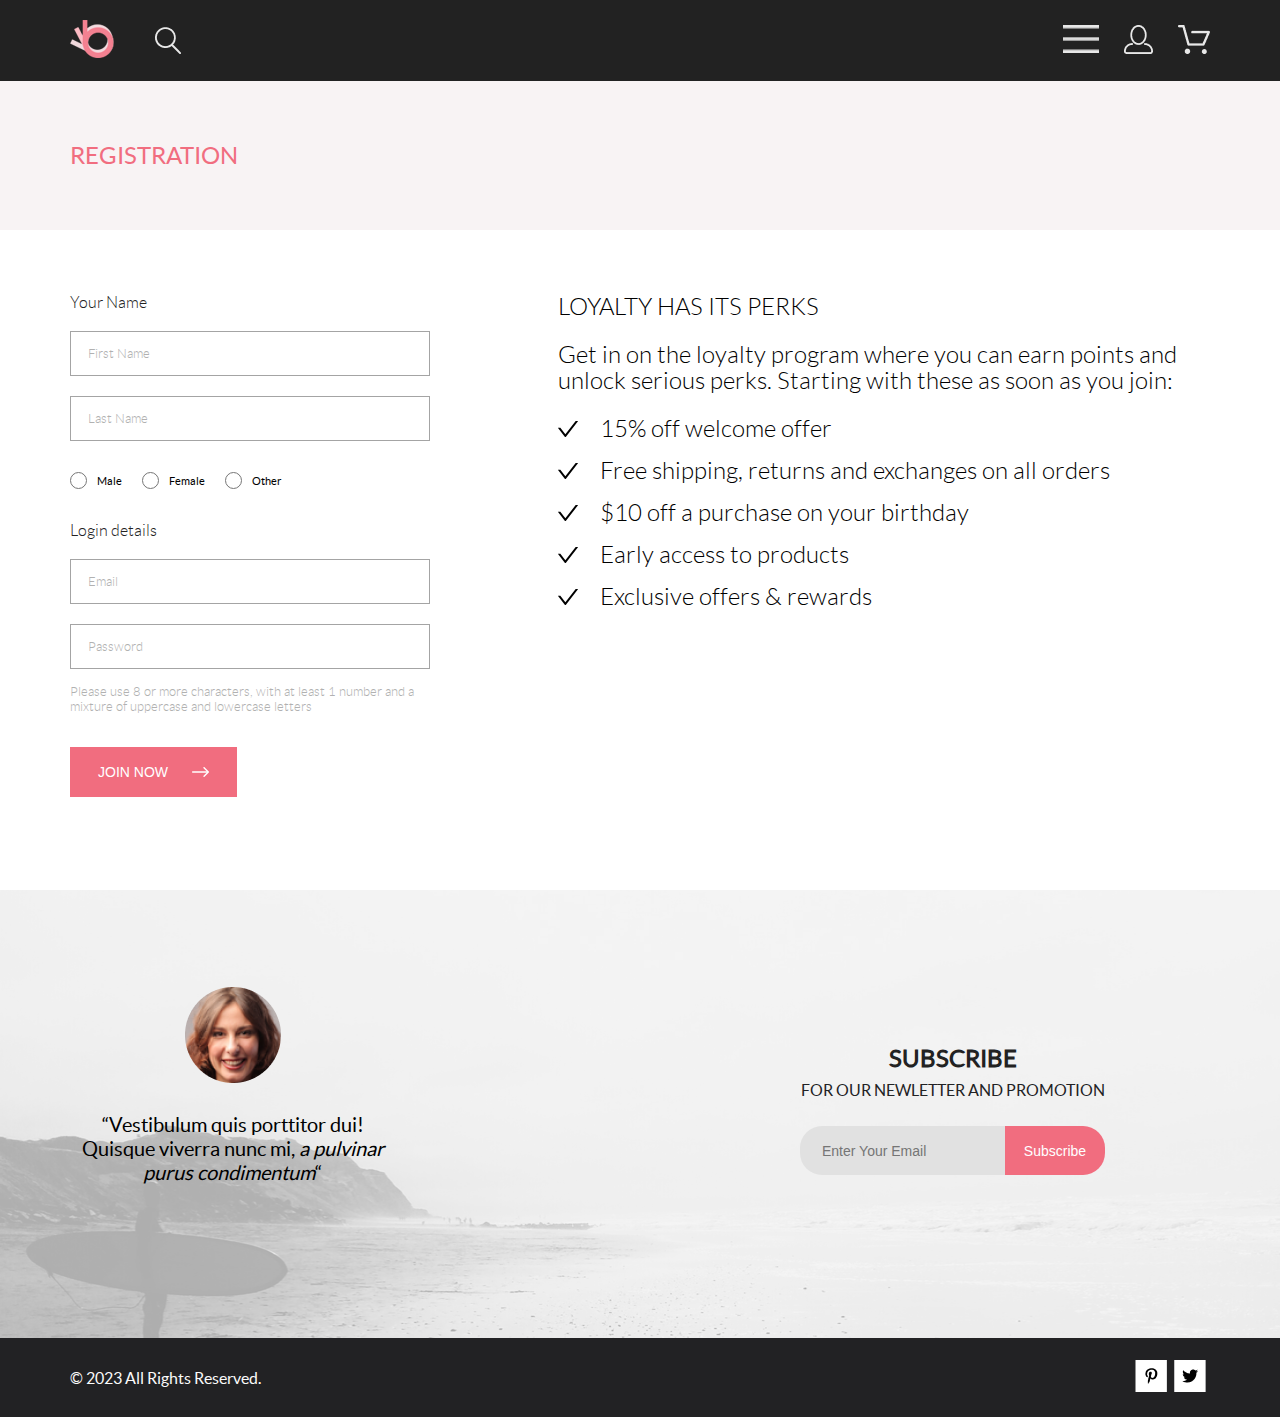
<file: finalWorkOfTheCourse/registration.html>
<!DOCTYPE html>
<html lang="ru">

<head>
	<meta charset="UTF-8">
	<meta name="viewport" content="width=device-width, initial-scale=1.0">
	<link rel="stylesheet" href="./font/stylesheet.css">
	<link rel="stylesheet" href="./css/style.css">
	<script src="app.js" defer></script>
	<title>Registration page</title>
</head>

<body>
	<header class="header center">
		<div class="header__left">
			<a href="index.html" class="logo"><img src="images/logo.png" alt="Логотип"></a>
			<div class="header-search">
				<img src="images/search.png" alt="search">
				<input type="text" placeholder="search">
			</div>
		</div>
		<div class="header__right">
			<details>
				<summary>
					<div class="header__right_burger"></div>
				</summary>
				<nav class="breadcrumbsBurger">
					<a href="registration.html" class="breadcrumbsBurger__user">Вход / Регистрация</a>
					<a href="cart.html" class="breadcrumbsBurger__user breadcrumbsBurger__user_basket">Корзина</a>
					<h3 class="breadcrumbsBurger__title">MENU</h3>
					<div class="breadcrumbsBurger__listContainer">
						<a class="breadcrumbsBurger__subtitle">MAN</a>
						<ul class="breadcrumbsBurger__list">
							<li><a href="" class="breadcrumbsBurger__link_menu">Accessories</a></li>
							<li><a href="" class="breadcrumbsBurger__link_menu">Bags</a></li>
							<li><a href="" class="breadcrumbsBurger__link_menu">Denim</a></li>
							<li><a href="" class="breadcrumbsBurger__link_menu">T-Shirts</a></li>
						</ul>
					</div>
					<div class="breadcrumbsBurger__listContainer">
						<a class="breadcrumbsBurger__subtitle">WOMAN</a>
						<ul class="breadcrumbsBurger__list">
							<li><a href="" class="breadcrumbsBurger__link_menu">Accessories</a></li>
							<li><a href="" class="breadcrumbsBurger__link_menu">Jackets & Coats</a></li>
							<li><a href="" class="breadcrumbsBurger__link_menu">Polos</a></li>
							<li><a href="" class="breadcrumbsBurger__link_menu">T-Shirts</a></li>
							<li><a href="" class="breadcrumbsBurger__link_menu">Shirts</a></li>
						</ul>
					</div>
					<div class="breadcrumbsBurger__listContainer">
						<a class="breadcrumbsBurger__subtitle">KIDS</a>
						<ul class="breadcrumbsBurger__list">
							<li><a href="#" class="breadcrumbsBurger__link_menu">Accessories</a></li>
							<li><a href="#" class="breadcrumbsBurger__link_menu">Jackets & Coats</a></li>
							<li><a href="#" class="breadcrumbsBurger__link_menu">Polos</a></li>
							<li><a href="#" class="breadcrumbsBurger__link_menu">T-Shirts</a></li>
							<li><a href="#" class="breadcrumbsBurger__link_menu">Shirts</a></li>
							<li><a href="#" class="breadcrumbsBurger__link_menu">Bags</a></li>
						</ul>
					</div>
					<button class="breadcrumbsBurger__buttonClose"><img src="images/close_button-Burger.png"
							alt="button close"></button>
				</nav>
			</details>
			<a href="registration.html" class="header__right_user"><img src="images/user.png" alt="Пользователь"></a>
			<div class="header__right_basket">
				<a href="cart.html"><img src="images/basket.png" alt="Корзина"></a>
			</div>
		</div>
	</header>
	<div class="top-headCart center">
		<h2 class="top-headCart__headingCart">REGISTRATION</h2>
	</div>
	<div class="registration-wrupper center">
		<div class="registration-container">
			<form action="#" class="registration">
				<label for="" class="registration__formName">Your Name</label>
				<input type="text" class="registration__input" placeholder="First Name">
				<input type="text" class="registration__input" placeholder="Last Name">
				<div class="registration__choiceSex">
					<div class="registration__choiceWrupper">
						<input type="radio" name="registration__choice"><span>Male</span>
					</div>
					<div class="registration__choiceWrupper">
						<input type="radio" name="registration__choice"><span>Female</span>
					</div>
					<div class="registration__choiceWrupper">
						<input type="radio" name="registration__choice"><span>Other</span>
					</div>
				</div>

				<label for="" class="registration__formName registration_margins">Login details</label>
				<input type="email" class="registration__input" placeholder="Email">
				<input type="password" class="registration__input" placeholder="Password">

				<p class="registration__hintPassword">
					Please use 8 or more characters, with at least 1 number and a mixture of uppercase and lowercase letters
				</p>
				<button class="registration__button" type="submit">JOIN NOW
					<svg width="17" height="10" viewBox="0 0 17 10" fill="none" xmlns="http://www.w3.org/2000/svg">
						<path fill-rule="evenodd" clip-rule="evenodd"
							d="M11.54 0.208095C11.6058 0.142131 11.684 0.0897967 11.77 0.0540883C11.8561 0.01838 11.9483 0 12.0415 0C12.1347 0 12.2269 0.01838 12.313 0.0540883C12.399 0.0897967 12.4772 0.142131 12.543 0.208095L16.7929 4.458C16.8589 4.5238 16.9112 4.60196 16.9469 4.68802C16.9826 4.77407 17.001 4.86632 17.001 4.95949C17.001 5.05266 16.9826 5.14491 16.9469 5.23097C16.9112 5.31702 16.8589 5.39518 16.7929 5.46098L12.543 9.71089C12.41 9.84389 12.2296 9.91861 12.0415 9.91861C11.8534 9.91861 11.673 9.84389 11.54 9.71089C11.407 9.57788 11.3323 9.39749 11.3323 9.2094C11.3323 9.0213 11.407 8.84091 11.54 8.70791L15.2898 4.95949L11.54 1.21107C11.474 1.14528 11.4217 1.06711 11.386 0.981059C11.3503 0.895005 11.3319 0.802752 11.3319 0.709584C11.3319 0.616415 11.3503 0.524162 11.386 0.438109C11.4217 0.352055 11.474 0.273891 11.54 0.208095Z"
							fill="white" />
						<path fill-rule="evenodd" clip-rule="evenodd"
							d="M0 4.95948C0 4.77162 0.0746263 4.59146 0.207462 4.45862C0.340297 4.32579 0.52046 4.25116 0.708318 4.25116H15.583C15.7708 4.25116 15.951 4.32579 16.0838 4.45862C16.2167 4.59146 16.2913 4.77162 16.2913 4.95948C16.2913 5.14734 16.2167 5.3275 16.0838 5.46033C15.951 5.59317 15.7708 5.6678 15.583 5.6678H0.708318C0.52046 5.6678 0.340297 5.59317 0.207462 5.46033C0.0746263 5.3275 0 5.14734 0 4.95948Z"
							fill="white" />
					</svg>
				</button>
			</form>
		</div>

		<div class="advantages">
			<div class="advantages__fontsStyle">LOYALTY HAS ITS PERKS</div>
			<div class="advantages__fontsStyle">Get in on the loyalty program where you can earn points and unlock serious
				perks. Starting with these as soon as you join:</div>
			<div class="advantages__list">
				<div class="advantages__item">
					<svg width="20" height="16" viewBox="0 0 20 16" fill="none" xmlns="http://www.w3.org/2000/svg">
						<path
							d="M19.8035 0H18.0904C17.8502 0 17.6222 0.111827 17.4752 0.303176L7.3702 13.2826L2.52481 7.05754C2.45151 6.96318 2.35808 6.88689 2.25153 6.83438C2.14499 6.78187 2.0281 6.75451 1.90963 6.75437H0.196467C0.032258 6.75437 -0.0584248 6.94572 0.0420614 7.07494L6.75503 15.6981C7.06874 16.1006 7.67166 16.1006 7.98782 15.6981L19.9579 0.318087C20.0584 0.191349 19.9677 0 19.8035 0V0Z"
							fill="black" />
					</svg>
					<div class="advantages__fontsStyle">15% off welcome offer</div>
				</div>
				<div class="advantages__item">
					<svg width="20" height="16" viewBox="0 0 20 16" fill="none" xmlns="http://www.w3.org/2000/svg">
						<path
							d="M19.8035 0H18.0904C17.8502 0 17.6222 0.111827 17.4752 0.303176L7.3702 13.2826L2.52481 7.05754C2.45151 6.96318 2.35808 6.88689 2.25153 6.83438C2.14499 6.78187 2.0281 6.75451 1.90963 6.75437H0.196467C0.032258 6.75437 -0.0584248 6.94572 0.0420614 7.07494L6.75503 15.6981C7.06874 16.1006 7.67166 16.1006 7.98782 15.6981L19.9579 0.318087C20.0584 0.191349 19.9677 0 19.8035 0V0Z"
							fill="black" />
					</svg>
					<div class="advantages__fontsStyle">Free shipping, returns and exchanges on all orders</div>
				</div>
				<div class="advantages__item">
					<svg width="20" height="16" viewBox="0 0 20 16" fill="none" xmlns="http://www.w3.org/2000/svg">
						<path
							d="M19.8035 0H18.0904C17.8502 0 17.6222 0.111827 17.4752 0.303176L7.3702 13.2826L2.52481 7.05754C2.45151 6.96318 2.35808 6.88689 2.25153 6.83438C2.14499 6.78187 2.0281 6.75451 1.90963 6.75437H0.196467C0.032258 6.75437 -0.0584248 6.94572 0.0420614 7.07494L6.75503 15.6981C7.06874 16.1006 7.67166 16.1006 7.98782 15.6981L19.9579 0.318087C20.0584 0.191349 19.9677 0 19.8035 0V0Z"
							fill="black" />
					</svg>
					<div class="advantages__fontsStyle">$10 off a purchase on your birthday</div>
				</div>
				<div class="advantages__item">
					<svg width="20" height="16" viewBox="0 0 20 16" fill="none" xmlns="http://www.w3.org/2000/svg">
						<path
							d="M19.8035 0H18.0904C17.8502 0 17.6222 0.111827 17.4752 0.303176L7.3702 13.2826L2.52481 7.05754C2.45151 6.96318 2.35808 6.88689 2.25153 6.83438C2.14499 6.78187 2.0281 6.75451 1.90963 6.75437H0.196467C0.032258 6.75437 -0.0584248 6.94572 0.0420614 7.07494L6.75503 15.6981C7.06874 16.1006 7.67166 16.1006 7.98782 15.6981L19.9579 0.318087C20.0584 0.191349 19.9677 0 19.8035 0V0Z"
							fill="black" />
					</svg>
					<div class="advantages__fontsStyle">Early access to products</div>
				</div>
				<div class="advantages__item">
					<svg width="20" height="16" viewBox="0 0 20 16" fill="none" xmlns="http://www.w3.org/2000/svg">
						<path
							d="M19.8035 0H18.0904C17.8502 0 17.6222 0.111827 17.4752 0.303176L7.3702 13.2826L2.52481 7.05754C2.45151 6.96318 2.35808 6.88689 2.25153 6.83438C2.14499 6.78187 2.0281 6.75451 1.90963 6.75437H0.196467C0.032258 6.75437 -0.0584248 6.94572 0.0420614 7.07494L6.75503 15.6981C7.06874 16.1006 7.67166 16.1006 7.98782 15.6981L19.9579 0.318087C20.0584 0.191349 19.9677 0 19.8035 0V0Z"
							fill="black" />
					</svg>
					<div class="advantages__fontsStyle">Exclusive offers & rewards</div>
				</div>
			</div>
		</div>

	</div>
	<div class="subscribe-box center">
		<div class="subscribe-box__left">
			<img src="images/subscribe_photo.png" alt="Фото подписчика">
			<p class="subscribe-box__left_disc">“Vestibulum quis porttitor dui! Quisque viverra nunc mi, <i>a pulvinar purus
					condimentum</i>“</p>
		</div>
		<div class="subscribe-box__right">
			<h2 class="subscribe-box__right_title">SUBSCRIBE</h2>
			<span class="subscribe-box__right_disc">FOR OUR NEWLETTER AND PROMOTION</span>
			<form action="#" class="form-subscribe">
				<input class="field-enter" type="text" placeholder="Enter Your Email">
				<input class="sibmit-subscribe" type="submit" value="Subscribe">
			</form>
		</div>
	</div>
	<footer class="footer center">
		<span class="footer__text">&copy; 2023 All Rights Reserved.</span>
		<div class="footer__social">
			<a href="https://rossgram.ru"><img src="images/rosgram.png" alt="Росграм"></a>
			<a href="https://twitter.com"><img src="images/twitter.png" alt="Твитер"></a>
		</div>
	</footer>
</body>

</html>
</file>
<file: lesson1/homework/style.css>
@keyframes rotate-vert-center {
  0% {
    transform: rotateY(0);
  }
  100% {
    transform: rotateY(360deg);
  }
}
* {
  margin-top: 0;
  margin-left: 0;
}

a {
  text-decoration: none;
}

p {
  margin: 0;
}

h5.max_txt {
  margin: 0;
  padding: 0;
}

body {
  min-width: 1600px;
  padding-left: calc(50% - 800px);
  padding-right: calc(50% - 800px);
}
body .content {
  width: 1600px;
  height: 2925px;
}
body .content .top {
  width: 1600px;
}
body .content .top .header {
  width: 1600px;
  height: 75px;
  background-color: #222222;
  display: flex;
  justify-content: center;
  align-items: center;
  gap: 859px;
}
body .content .top .header .menubar1 {
  width: 111px;
  height: 38px;
  display: flex;
  gap: 41px;
  align-items: flex-end;
}
body .content .top .header .menubar1 .item_logo {
  width: 44px;
  height: 38px;
  transition: transform 0.2s;
}
body .content .top .header .menubar1 .item_logo:hover {
  transform: scale(1.2);
}
body .content .top .header .menubar1 .item_lupa {
  width: 26px;
  height: 26.79px;
  transition: transform 0.2s;
}
body .content .top .header .menubar1 .item_lupa:hover {
  transform: scale(1.3);
}
body .content .top .header .menubar2 {
  width: 159px;
  height: 29px;
  display: flex;
  gap: 33px;
  align-items: flex-end;
}
body .content .top .header .menubar2 .item_menu {
  width: 32px;
  height: 23px;
  transition: transform 0.2s;
}
body .content .top .header .menubar2 .item_menu:hover {
  transform: scale(1.3);
}
body .content .top .header .menubar2 .item_profile {
  width: 29px;
  height: 29px;
  transition: transform 0.2s;
}
body .content .top .header .menubar2 .item_profile:hover {
  transform: scale(1.3);
}
body .content .top .header .menubar2 .item_basket {
  width: 32px;
  height: 29px;
  transition: transform 0.2s;
}
body .content .top .header .menubar2 .item_basket:hover {
  transform: scale(1.3);
}
body .content .top .top_info {
  width: 1600px;
  height: 764px;
  background-color: #F1E4E6;
  display: flex;
  position: relative;
}
body .content .top .top_info .item_manBig {
  width: 800.58px;
  height: 764px;
}
body .content .top .top_info .brand_block {
  width: 425px;
  height: 93.1px;
  margin-top: 289.9px;
  margin-left: 864px;
  position: absolute;
  display: flex;
  gap: 16px;
}
body .content .top .top_info .brand_block .pink_square {
  width: 12px;
  height: 92px;
  background: #F16D7F;
}
body .content .top .top_info .brand_block .brand_poster {
  animation: rotate-vert-center 5s linear both;
  animation-iteration-count: infinite;
  animation-delay: 1s;
}
body .content .top .top_info .brand_block .brand_poster .brand_logo {
  font-family: "Lato", sans-serif;
  font-size: 48px;
  font-weight: 900;
  line-height: 57.6px;
  text-align: left;
  color: #222222;
}
body .content .top .top_info .brand_block .brand_poster .bottom_line {
  display: flex;
  gap: 5px;
}
body .content .top .top_info .brand_block .brand_poster .bottom_line .brand_txt1 {
  font-family: "Lato", sans-serif;
  font-size: 32px;
  font-weight: 700;
  line-height: 38.4px;
  text-align: left;
  color: #222222;
}
body .content .top .top_info .brand_block .brand_poster .bottom_line .brand_txt2 {
  font-family: "Lato", sans-serif;
  font-size: 32px;
  font-weight: 700;
  line-height: 38.4px;
  text-align: left;
  color: rgb(241, 109, 127);
}
body .content .preview {
  width: 1140px;
  height: 470px;
  display: grid;
  grid-template-columns: repeat(3, 360px);
  grid-template-rows: 260px 180px;
  gap: 30px;
  padding-top: 65px;
}
body .content .preview_block {
  position: relative;
  transition: transform 0.3s;
}
body .content .preview_block .border {
  width: 360px;
  height: 260px;
  border: 1px white solid;
  position: absolute;
  visibility: hidden;
}
body .content .preview_block .preview_txt1 {
  position: absolute;
  width: 174px;
  height: 50px;
  z-index: 1;
  padding-top: 105px;
  padding-left: 93px;
}
body .content .preview_block .preview_txt2 {
  position: absolute;
  width: 120px;
  height: 50px;
  z-index: 1;
  padding-top: 105px;
  padding-left: 120px;
}
body .content .preview_block .preview_txt3 {
  position: absolute;
  width: 125px;
  height: 50px;
  z-index: 1;
  padding-top: 105px;
  padding-left: 118px;
}
body .content .preview_block:hover {
  transform: scale(1.3);
  z-index: 2;
}
body .content .preview_block:hover .border {
  visibility: visible;
}
body .content .preview .cat_proportion {
  transition: transform 0.3s;
  width: 1140px;
  height: 470px;
  position: relative;
}
body .content .preview .cat_proportion .border2 {
  border: 1px white solid;
  position: absolute;
  visibility: hidden;
  width: 1140px;
}
body .content .preview .cat_proportion .preview_txt4 {
  position: absolute;
  width: 169.72px;
  height: 50px;
  z-index: 1;
  padding-top: 65px;
  padding-left: 486.14px;
}
body .content .preview .cat_proportion:hover {
  transform: scale(1.3);
  z-index: 2;
}
body .content .preview .cat_proportion:hover .border2 {
  visibility: visible;
}
body .content .preview .mini_txt {
  font-family: Lato;
  font-size: 16px;
  font-weight: 400;
  line-height: 19.2px;
  text-align: center;
  color: #FFFFFF;
}
body .content .preview .max_txt {
  font-family: Lato;
  font-size: 24px;
  font-weight: 700;
  line-height: 28.8px;
  text-align: center;
  color: #F16D7F;
}

.center {
  padding-left: calc(50% - 570px);
  padding-right: calc(50% - 570px);
}

.shop {
  width: 1140px;
  height: 1395px;
  display: grid;
  justify-items: center;
}
.shop_heading {
  font-family: Lato;
  font-size: 30px;
  font-weight: 400;
  line-height: 36px;
  text-align: left;
  color: #222222;
  margin-top: 96px;
  margin-bottom: 6px;
}
.shop_text1 {
  font-family: Lato;
  font-size: 14px;
  font-weight: 400;
  line-height: 16.8px;
  text-align: left;
  color: #9F9F9F;
  margin-bottom: 48px;
}
.shop_choices {
  display: grid;
  grid-template-columns: repeat(3, 360px);
  grid-template-rows: repeat(2, 587px);
  gap: 30px;
}
.shop_choices .item {
  background-color: #F8F8F8;
  transition: transform 0.3s;
}
.shop_choices .item_box {
  width: 360px;
  height: 166px;
  padding: 24px 16px 24px 16px;
  gap: 16px;
}
.shop_choices .item_box_heading2 {
  font-family: Lato;
  font-size: 13px;
  font-weight: 400;
  line-height: 15.6px;
  text-align: left;
  color: #000000;
}
.shop_choices .item_box_text {
  font-family: Lato;
  font-size: 14px;
  font-weight: 400;
  line-height: 16.8px;
  text-align: left;
  color: #9F9F9F;
  text-wrap: wrap;
}
.shop_choices .item_box_price {
  font-family: Lato;
  font-size: 16px;
  font-weight: 400;
  line-height: 19.2px;
  text-align: left;
  color: #F16D7F;
  margin-top: 16px;
}
.shop_choices .item.tip_s_kosoy:hover {
  transform: scale(1.15);
}
.shop_choices .item.woman_in_black:hover {
  transform: scale(1.15);
}
.shop_choices .item.tip_v_paname:hover {
  transform: scale(1.15);
}
.shop_choices .item.yellowpance:hover {
  transform: scale(1.15);
}
.shop_choices .item.woman_in_blue:hover {
  transform: scale(1.15);
}
.shop_choices .item.ok_woman:hover {
  transform: scale(1.15);
}
.shop_btn_ref {
  width: 212px;
  height: 48px;
  border: 1px solid #FF6A6A;
  display: flex;
  justify-content: center;
  align-items: center;
  margin-top: 48px;
  transition: transform 0.1s;
}
.shop_btn_ref:hover {
  transform: scale(1.3);
}
.shop_btn_ref:active {
  background-color: #FF6A6A;
}
.shop_btn_ref:active .shop_btn_txt {
  color: white;
  z-index: 1;
}
.shop_btn_txt {
  font-family: Lato;
  font-size: 16px;
  font-weight: 400;
  line-height: 19.2px;
  text-align: left;
  color: #FF6A6A;
  display: contents;
}

.item_brand {
  width: 405px;
  height: 92.1px;
  padding-top: 289.9px;
  padding-left: 864px;
  position: absolute;
}

.item_img {
  width: 1140px;
  height: 180px;
}

.footer {
  display: grid;
  grid-template-rows: 341px 448px 79px;
  margin-top: 191px;
}

.preimushestva {
  background-color: #222224;
  display: flex;
  justify-content: center;
  align-items: center;
}

.pr_block_delivery {
  width: 360px;
  height: 134px;
  display: grid;
  text-align: center;
  justify-items: center;
  transition: transform 0.5s;
}

.pr_block_discount {
  width: 360px;
  height: 134px;
  display: grid;
  text-align: center;
  justify-items: center;
  transition: transform 0.5s;
}

.pr_block_quality {
  width: 360px;
  height: 134px;
  display: grid;
  text-align: center;
  justify-items: center;
  transition: transform 0.5s;
}

.pr_block_delivery:hover {
  transform: scale(1.3);
}

.pr_block_discount:hover {
  transform: scale(1.3);
}

.pr_block_quality:hover {
  transform: scale(1.3);
}

.svg_item1 {
  width: 44.99px;
  height: 31.93px;
  display: flex;
  margin-bottom: 28.07px;
}

.svg_item2 {
  width: 39.99px;
  height: 39.92px;
  display: flex;
  margin-bottom: 19.07px;
}

.svg_item3 {
  width: 47.02px;
  height: 34.93px;
  display: flex;
  margin-bottom: 25.06px;
}

h3.footer_pr_heading {
  margin: 0;
  padding: 0;
  font-family: "Lato", sans-serif;
  font-size: 19.96px;
  font-weight: 400;
  line-height: 23.95px;
  text-align: left;
  color: #FBFBFB;
  display: block;
  margin-bottom: 16px;
}

p.footer_pr_txt {
  font-family: "Lato", sans-serif;
  font-size: 13.97px;
  font-weight: 400;
  line-height: 16.77px;
  text-align: center;
  color: #FBFBFB;
  display: block;
  width: 320px;
  height: 34px;
  opacity: 65%;
}

.subscribe {
  position: relative;
  background-image: url(./img/footer/photo_subscribe.png);
  background-size: cover;
  background-position: center center;
  display: flex;
  justify-content: center;
  align-items: center;
  gap: 223.26px;
}

.otzyv_block {
  width: 360px;
  height: 225px;
  display: grid;
  justify-items: center;
  text-align: center;
  text-wrap: wrap;
}

.otzyv_smily_girl {
  width: 96px;
  height: 96px;
}

.otzyv_txt {
  font-family: "Lato", sans-serif;
  font-size: 20px;
  font-weight: 400;
  line-height: 24px;
  text-align: center;
  color: #222224;
}

.otzyv_txt_cursiv {
  font-family: "Lato", sans-serif;
  font-size: 20px;
  font-weight: 400;
  line-height: 24px;
  text-align: center;
  color: #222224;
  font-style: italic;
}

.subscribe_block {
  width: 557px;
  height: 142px;
  display: grid;
  justify-items: center;
  text-wrap: wrap;
  gap: 32px;
}

h3.subscribe_block_heading {
  margin: 0;
}

.subscribe_block_heading {
  width: 557px;
  height: 61px;
  font-family: "Lato", sans-serif;
  font-size: 24px;
  font-weight: 700;
  line-height: 40.13px;
  text-align: center;
  color: #222224;
  display: grid;
}

.subscribe_block_heading_span {
  font-family: "Lato", sans-serif;
  font-size: 18px;
  font-weight: 400;
  line-height: 30.1px;
  text-align: center;
}

.subscribe_form_block {
  width: 356px;
  height: 49px;
  display: flex;
}

.subscribe_form {
  width: 256px;
  height: 49px;
  position: relative;
  background-color: #E1E1E1;
  border-bottom-left-radius: 25px;
  border-top-left-radius: 25px;
}

.subscribe_input {
  position: absolute;
  width: 170px;
  height: 36px;
  opacity: 0.67px;
  margin-top: 7px;
  margin-left: 22px;
  font-family: Lato;
  font-size: 14px;
  font-weight: 400;
  line-height: 16.8px;
  text-align: left;
  color: #222224;
  background-color: #E1E1E1;
  border: hidden;
}

.subscribe_button {
  width: 100px;
  height: 49px;
  background-color: #F16D7F;
  border-bottom-right-radius: 25px;
  border-top-right-radius: 25px;
  font-family: "Lato", sans-serif;
  font-size: 14px;
  font-weight: 400;
  line-height: 16.8px;
  text-align: center;
  color: #FFFFFF;
  border: hidden;
  transition: transform 0.3s;
}

.subscribe_button:active {
  transform: scale(1.1);
  background-color: rgb(102, 196, 102);
}

.soc_seti {
  background-color: rgb(34, 34, 36);
  display: flex;
  justify-content: center;
  gap: 655px;
  align-items: center;
}

.rights_heading {
  text-align: center;
  width: 332px;
  height: 19px;
  display: block;
  font-family: Lato;
  font-size: 16px;
  font-weight: 400;
  line-height: 19.2px;
  text-align: left;
  color: #FBFBFB;
}

h5.rights_heading {
  margin: 0;
}

.soc_seti_logos {
  width: 147.66px;
  height: 32px;
  display: flex;
  gap: 7.29px;
}

.soc_seti_logo {
  width: 31.45px;
  height: 32px;
}

@media (max-width: 1024px) {
  body {
    min-width: 768px;
    margin-left: calc(50% - 384px);
    margin-right: calc(50% - 384px);
  }
  .content {
    width: 768px;
    height: 2976px;
  }
  .top {
    width: 768px;
    height: 442px;
  }
  .header {
    width: 768px;
    height: 74px;
    color: #222222;
    display: flex;
    justify-content: space-between;
    align-items: flex-start;
    gap: 424px;
    position: relative;
  }
  .menubar1 {
    width: 111px;
    height: 38px;
    padding-left: 32px;
    padding-top: 18px;
    position: absolute;
  }
  .menubar2 {
    width: 169px;
    height: 37px;
    padding-top: 19px;
    padding-left: 567px;
    position: absolute;
  }
  .top_info {
    width: 769.57px;
    height: 367.57px;
    position: relative;
  }
  .item_manBig {
    width: 386px;
    height: 368px;
  }
  .brand_block {
    width: 311.92px;
    height: 92px;
    margin-top: 138px;
    margin-left: 425px;
    position: absolute;
    display: flex;
    gap: 16px;
  }
  .brand_poster {
    width: 283px;
    height: 78px;
  }
  .brand_logo {
    font-family: "Lato", sans-serif;
    font-size: 44px;
    font-weight: 900;
    line-height: 52.8px;
    text-align: left;
  }
  .brand_txt1 {
    font-family: "Lato", sans-serif;
    font-size: 24px;
    font-weight: 700;
    line-height: 28.8px;
    text-align: left;
  }
  .brand_txt2 {
    font-family: "Lato", sans-serif;
    font-size: 24px;
    font-weight: 700;
    line-height: 28.8px;
    text-align: left;
  }
  .preview {
    width: 736px;
    height: 303.04px;
    display: grid;
    grid-template-columns: repeat(3, 232.33px);
    grid-template-rows: 167.62px 116.09px;
    gap: 18px;
    padding-left: 16px;
    padding-right: 16px;
    padding-top: 64.95px;
  }
  .border {
    width: 232.33px;
    height: 167.62px;
    border: 1px white solid;
    position: absolute;
    visibility: hidden;
  }
  .preview_block:hover {
    transform: scale(1.1);
  }
  .cat_proportion {
    width: 734.58px;
    height: 116.09px;
  }
  .cat_proportion:hover {
    transform: scale(1.05);
  }
  .border2 {
    border: 1px white solid;
    position: absolute;
    visibility: hidden;
    width: 735px;
  }
  .preview_txt1 {
    position: absolute;
    width: 174px;
    height: 50px;
    z-index: 1;
    padding-top: 59px;
    padding-left: 30.98px;
  }
  .preview_txt2 {
    position: absolute;
    width: 120px;
    height: 50px;
    z-index: 1;
    padding-top: 57px;
    padding-left: 57.97px;
  }
  .preview_txt3 {
    position: absolute;
    width: 125px;
    height: 50px;
    z-index: 1;
    padding-top: 58px;
    padding-left: 53.97px;
  }
  .preview_txt4 {
    position: absolute;
    width: 169.72px;
    height: 50px;
    z-index: 1;
    padding-top: 33px;
    padding-left: 287.86px;
  }
  .item_img1 {
    width: 232px;
    height: 167px;
  }
  .item_img2 {
    width: 732px;
  }
  .shop {
    width: 768px;
    height: 2047.44px;
    position: relative;
    text-align: center;
  }
  .item_heading {
    position: absolute;
  }
  .item_text1 {
    width: 336px;
    height: 17px;
    position: absolute;
    margin-top: 149.22px;
    margin-bottom: 72.74px;
  }
  .shop_choices {
    position: absolute;
    display: grid;
    grid-template-columns: repeat(2, 360px);
    grid-template-rows: repeat(3, 581px);
    gap: 16px;
    padding-top: 238.96px;
  }
  .item.tip_s_kosoy:hover {
    transform: scale(1.05);
  }
  .item.woman_in_black:hover {
    transform: scale(1.05);
  }
  .item.tip_v_paname:hover {
    transform: scale(1.05);
  }
  .item.yellowpance:hover {
    transform: scale(1.05);
  }
  .item.woman_in_blue:hover {
    transform: scale(1.05);
  }
  .item.ok_woman:hover {
    transform: scale(1.05);
  }
  .title_price {
    width: 314.74px;
    height: 116.65px;
    margin-top: 25.35px;
    margin-left: 16.46px;
    padding: 0px 0px 0px 0px;
  }
  .item_ref {
    margin-top: 2047.44px;
    position: absolute;
  }
  .footer {
    width: 768px;
    display: grid;
    grid-template-rows: 610px 693px;
    margin-top: 112.52px;
  }
  .preimushestva {
    background-color: #222224;
    display: grid;
    justify-content: center;
    align-items: center;
    gap: 48.37px;
    grid-template-rows: 134px 134px 134px;
    padding-top: 48.16px;
  }
  .subscribe {
    position: relative;
    background-image: url(./img/footer/photo_subscribe_tablet.png);
    background-size: cover;
    background-position: center center;
    display: grid;
    justify-items: center;
    align-items: center;
    gap: 48px;
    grid-template-rows: 225px 137px;
    padding-top: 64px;
  }
  .soc_seti {
    background-color: rgb(34, 34, 36);
    display: flex;
    justify-content: center;
    gap: 305px;
    align-items: center;
    position: absolute;
    width: 768px;
    height: 79px;
    margin-top: 1224px;
  }
  .rights_heading {
    width: 251px;
  }
}
@media (max-width: 767px) and (min-width: 320px) {
  * {
    margin: 0;
    padding: 0;
  }
  body {
    min-width: 320px;
    margin: 0;
  }
  .center {
    padding-left: calc(50% - 187.5px);
    padding-right: calc(50% - 187.5px);
  }
  .content {
    width: 375px;
    height: 5367px;
  }
  .top {
    width: 375px;
  }
  .header {
    width: 375px;
  }
  .menubar1 {
    padding-top: 18px;
    padding-left: 16px;
  }
  .menubar2 {
    display: contents;
    align-items: normal;
  }
  .item_menu {
    margin-top: 25px;
    margin-left: 327px;
  }
  .item_profile {
    display: none;
  }
  .item_basket {
    display: none;
  }
  .top_info {
    width: 375px;
    height: 363px;
    position: relative;
  }
  .item_manBig {
    display: none;
  }
  .brand_block {
    width: 263px;
    height: 66px;
    margin-top: 148px;
    margin-left: 56px;
    position: absolute;
    display: flex;
    gap: 15px;
  }
  .pink_square {
    padding-top: 5px;
    width: 12px;
    height: 61px;
    background: #F16D7F;
  }
  .brand_poster {
    width: 236px;
    height: 66px;
  }
  .brand_logo {
    font-family: "Lato", sans-serif;
    font-size: 38px;
    font-weight: 900;
    line-height: 45.6px;
    text-align: left;
  }
  .brand_txt1 {
    font-family: "Lato", sans-serif;
    font-size: 20px;
    font-weight: 700;
    line-height: 24px;
    text-align: left;
  }
  .brand_txt2 {
    font-family: "Lato", sans-serif;
    font-size: 20px;
    font-weight: 700;
    line-height: 24px;
    text-align: left;
  }
  .preview {
    width: 375px;
    height: 951px;
    grid-template-columns: 100%;
    grid-template-rows: 1fr 1fr 1fr 1fr;
    gap: 32px;
    justify-items: center;
  }
  .preview_block {
    position: relative;
    transition: transform 0.3s;
  }
  .preview_txt1 {
    position: absolute;
    width: 174px;
    height: 50px;
    z-index: 1;
    padding-top: 98px;
    padding-left: 84px;
  }
  .preview_txt2 {
    position: absolute;
    width: 198.58px;
    height: 50px;
    z-index: 1;
    padding-top: 101.75px;
    padding-left: 72.71px;
  }
  .preview_txt3 {
    position: absolute;
    width: 162.64px;
    height: 50px;
    z-index: 1;
    padding-top: 105.16px;
    padding-left: 90.18px;
  }
  .preview_txt4 {
    position: absolute;
    width: 169.72px;
    height: 50px;
    z-index: 1;
    padding-top: 30px;
    padding-left: 92px;
  }
  .mini_txt {
    font-family: "Lato", sans-serif;
    font-size: 16px;
    font-weight: 400;
    line-height: 19.2px;
    text-align: center;
    color: #FFFFFF;
  }
  .max_txt {
    font-family: "Lato", sans-serif;
    font-size: 24px;
    font-weight: 700;
    line-height: 28.8px;
    text-align: center;
    color: #F16D7F;
  }
  .cat_proportion {
    width: 343.26px;
    height: 111px;
    background-image: url(./img/accesories_fon.svg);
    background-size: cover;
    background-position: center center;
  }
  .item_img1 {
    width: 343px;
    height: 247px;
  }
  .item_img2 {
    display: none;
  }
  .shop {
    width: 375px;
    height: 3915px;
  }
  .shop_choices {
    width: 375px;
    grid-template-columns: 100%;
    grid-template-rows: 1fr 1fr 1fr 1fr 1fr 1fr;
  }
  .item_img3 {
    width: 359px;
    height: 580.38px;
  }
  .item_heading {
    padding-top: 64px;
    margin: 0;
    padding-bottom: 3.3px;
  }
  .item_text1 {
    margin-top: 103.3px;
    margin-bottom: 64.7px;
  }
  .shop_choices {
    padding-top: 185px;
  }
  .item {
    width: 359px;
    height: 579.39px;
    padding-left: 8px;
    padding-right: 8px;
  }
  .item_img3 {
    width: 359px;
    height: 418.83px;
  }
  .title_price {
    width: 313.87px;
    height: 116.33px;
    margin: 0;
    padding-top: 16.28px;
    padding-left: 16.41px;
    display: grid;
  }
  .item_heading2 {
    padding-left: 1.54px;
  }
  .item_price {
    margin-top: 0;
  }
  .item_ref {
    margin-top: 3782px;
  }
  .center_for_425 {
    padding-left: calc(50% - 187.5px);
    padding-right: calc(50% - 187.5px);
  }
  .footer {
    width: 375px;
    display: grid;
    grid-template-rows: 610px 550px 143px;
    margin-top: 11px;
  }
  .subscribe {
    position: relative;
    background-image: url(./img/footer/photo_subscribe_mobile.png);
    background-size: cover;
    background-position: center center;
    display: grid;
    justify-items: center;
    align-items: center;
    gap: 59px;
    grid-template-rows: 194px 123.08px;
    padding-top: 64px;
  }
  .otzyv_block {
    width: 343px;
    height: 194px;
    display: grid;
    justify-items: center;
    text-align: center;
    text-wrap: wrap;
  }
  .subscribe_block {
    width: 341px;
    height: 123.08px;
    display: grid;
    justify-items: center;
    text-wrap: wrap;
    gap: 22.15px;
  }
  .subscribe_block_heading {
    width: 271px;
    height: 54px;
    font-family: "Lato", sans-serif;
    font-size: 24px;
    font-weight: 700;
    line-height: 36.77px;
    text-align: center;
    color: #222224;
    display: grid;
  }
  .subscribe_block_heading_span {
    font-family: "Lato", sans-serif;
    font-size: 14px;
    font-weight: 400;
    line-height: 21.45px;
    text-align: center;
  }
  .subscribe_form_block {
    width: 341px;
    height: 46.94px;
    display: flex;
  }
  .soc_seti {
    background-color: rgb(34, 34, 36);
    gap: 40px;
    position: absolute;
    width: 375px;
    height: 143px;
    margin-top: 1160px;
    display: flex;
    flex-direction: column-reverse;
  }
  .soc_seti_logos {
    margin-top: 43px;
  }
  .border2 {
    width: 343.26px;
  }
  .item.tip_s_kosoy:hover {
    transform: scale(0.9);
  }
  .item.woman_in_black:hover {
    transform: scale(0.9);
  }
  .item.tip_v_paname:hover {
    transform: scale(0.9);
  }
  .item.yellowpance:hover {
    transform: scale(0.9);
  }
  .item.woman_in_blue:hover {
    transform: scale(0.9);
  }
  .item.ok_woman:hover {
    transform: scale(0.9);
  }
  .pr_block_delivery:hover {
    transform: scale(1.15);
  }
  .pr_block_discount:hover {
    transform: scale(1.15);
  }
  .pr_block_quality:hover {
    transform: scale(1.15);
  }
  .border {
    width: 341px;
    height: 245px;
    border: none;
    position: absolute;
    visibility: hidden;
  }
}/*# sourceMappingURL=style.css.map */
</file>
<file: lesson1/lection1/styleNew.css>
* {
  margin: 0;
  padding: 0;
}

summary {
  display: block;
}

summary::-webkit-details-marker {
  display: none;
}

a {
  text-decoration: none;
}

body {
  font-family: "Lato", sans-serif;
}

.center {
  padding-left: calc(50% - 570px);
  padding-right: calc(50% - 570px);
}

.filter-sort {
  height: 132px;
  position: relative;
  width: 1140px;
}

.filter {
  width: 360px;
  padding: 13px 16px 16px;
  position: absolute;
  top: 39px;
  box-sizing: border-box;
}
.filter[open] {
  height: 531px;
  background: #FFFFFF;
  box-shadow: 6px 4px 35px 0px rgba(0, 0, 0, 0.2117647059);
}
.filter[open] .filter_heading {
  color: #F16D7F;
}
.filter[open] path {
  fill: #F16D7F;
}
.filter_summary {
  display: flex;
  align-items: center;
  gap: 11px;
}
.filter_heading {
  font-style: normal;
  font-size: 14px;
  font-weight: 600;
  line-height: 17px;
  color: black;
}
.filter_item {
  margin-top: 16px;
}
.filter_item[open] .filter_content_heading {
  color: #F16D7F;
}
.filter_content_heading {
  font-style: normal;
  font-size: 14px;
  font-weight: 400;
  line-height: 17px;
  color: #6F6E6E;
  padding: 8px 11px 11px 11px;
  border-bottom: 1px solid #EBEBEB;
  border-left: 5px solid #F16D7F;
}
.filter_content_heading:hover {
  color: #F16D7F;
}
.filter_link-box {
  display: flex;
  flex-direction: column;
  gap: 11px;
  padding-top: 24px;
  padding-bottom: 24px;
  padding-left: 16px;
}
.filter_link {
  font-style: normal;
  font-size: 14px;
  font-weight: 400;
  line-height: 17px;
  color: #6F6E6E;
}
.filter_link:hover {
  color: #F16D7F;
}

.sort {
  display: flex;
  gap: 27.98px;
  width: 296px;
  height: 17px;
  position: absolute;
  margin-left: 390px;
  top: 51px;
}
.sort_details {
  position: relative;
}
.sort_summary {
  display: flex;
  align-items: center;
  gap: 10px;
}
.sort_heading {
  font-style: normal;
  font-size: 14px;
  font-weight: 400;
  line-height: 17px;
  color: #6F6E6E;
}
.sort_heading1 {
  width: 112px;
}
.sort_size-box {
  display: flex;
  flex-direction: column;
  justify-content: center;
  gap: 6px;
  position: absolute;
  height: 103px;
  background: #FFFFFF;
  box-shadow: 6px 4px 35px 0px rgba(0, 0, 0, 0.2117647059);
  padding: 7px 30px 11px 9px;
}
.sort_check {
  display: flex;
  gap: 9px;
  align-items: center;
}

.header {
  background-color: #222;
  display: flex;
  justify-content: space-between;
  align-items: center;
  height: 75px;
  width: 1140px;
  position: relative;
}
.header_left {
  display: flex;
  align-items: flex-end;
  gap: 41px;
}
.header_right {
  display: flex;
  align-items: flex-end;
  gap: 25px;
}

.box-content {
  overflow: hidden;
}

.nav {
  background: #FFFFFF;
  box-shadow: 6px 4px 35px 0px rgba(0, 0, 0, 0.2117647059);
  width: 232px;
  padding: 32px;
  box-sizing: border-box;
  position: absolute;
  top: 75px;
  right: 0;
  transition: right 0.8s;
}

#burger {
  position: absolute;
  left: -999999px;
  visibility: hidden;
}
#burger:checked ~ .nav {
  right: -232px;
}

.top-head {
  background: #F8F3F4;
  display: flex;
  align-items: center;
  justify-content: space-between;
  padding-top: 60px;
  padding-bottom: 60px;
  width: 1140px;
}
.top-head_heading {
  font-style: normal;
  font-weight: 400;
  font-size: 24px;
  line-height: 29px;
  color: #F16D7F;
}

.breadcrumbs_link {
  font-style: normal;
  font-size: 14px;
  font-weight: 400;
  line-height: 16.8px;
  color: #636363;
}
.breadcrumbs_link_site {
  font-weight: 700;
  color: #F16D7F;
}

.product-box {
  display: flex;
  justify-content: center;
  align-items: center;
  text-wrap: wrap;
  gap: 30px;
}

.product {
  width: 360px;
}
.product_content {
  background: #F8F8F8;
  padding: 24px 16px;
  display: flex;
  flex-direction: column;
  gap: 16px;
}
.product_name {
  font-size: 13px;
  font-weight: 400;
  line-height: 16px;
  font-style: normal;
  color: black;
}
.product_txt {
  font-style: normal;
  font-size: 14px;
  font-weight: 300;
  line-height: 16.8px;
  color: #5D5D5D;
}
.product_price {
  font-style: normal;
  font-size: 16px;
  font-weight: 400;
  line-height: 19.2px;
  color: #F16D7F;
}/*# sourceMappingURL=styleNew.css.map */
</file>
<file: lesson1/homework/lesson4/grid/style.css>
* {
    background-color: #000000;
}

.content {
    display: grid;
    grid-template-columns: repeat(3, 362px);
    grid-template-rows: repeat(3, 389px);
    gap: 20px;
    padding-left: 387px;
    padding-top: 387px;
}

.item {
    background-color: #132035;
    border-radius: 10px;
    position: relative;
    display: grid;
    justify-items: center;
    gap: 15px;
}

.item_big {
    grid-area: 2 / 1 / 5 / 3;
}

.heading {
    font-family: Open Sans;
    font-size: 25px;
    font-weight: 700;
    line-height: 31.25px;
    text-align: center;
    color: #FFFFFF;
    background-color: #132035;
    padding-left: 20px;
    padding-right: 20px;
}

.item_text {
    font-family: Open Sans;
    font-size: 16px;
    font-weight: 600;
    line-height: 25.6px;
    text-align: center;
    color: #FFFFFF;
    background-color: #132035;
    padding-left: 20px;
    padding-right: 20px;
}

.item_img {
    width: 98px;
    height: 103px;
    gap: 0px;
    opacity: 0px;
    background-color: #132035;
    padding-top: 20px;
}

.item_img_big {
    width: 306px;
    height: 322px;
    gap: 0px;
    opacity: 0px;
    background-color: #132035;
    padding-top: 20px;
}
</file>
<file: lesson1/homework/lesson4/task1/style.css>
.content {
    display: grid;
    grid-template-columns: repeat(4, 200px);
    gap: 25px;
    justify-content: center;
    margin-bottom: 128px;
    margin-top: 300px;
}

.item {
    border: 1px solid #000;
    min-height: 200px;
}

.item1 {
    grid-column: 2/4;
    grid-row: 1/4;
}

.item6 {
    grid-column: 1/5;
}

.box {
    padding-top: 128px;
    padding-bottom: 128px;
    position: relative;
}

.elem {
    width: 200px;
    height: 150px;
    position: absolute;
}

.elem1 {
    background-color: hwb(160 50% 0%);
    top: 0px;
    left: 0px;
    z-index: 3;
}

.elem2 {
    background-color: #128710;
    top: 75px;
    left: 75px;
    z-index: 2;
}

.elem3 {
    background-color: #045821;
    top: 150px;
    left: 150px;
    z-index: 1;
}
</file>
<file: lesson1/homework/lesson4/task3/style.css>
* {
    margin: 0;
    padding: 0;
}

.a {
    text-decoration: none;
}

.center {
    padding-left: calc(50% - 580px);
    padding-right: calc(50% - 580px);
}

.logo {
    width: 137px;
    height: 40px;
}

.header {
    width: 1160px;
    height: 114px;
    display: flex;
    justify-content: flex-start;
    align-items: center;
}

.menubar {
    width: 1160px;
    height: 40px;
    display: flex;
    justify-content: space-between;
}

.menu {
    width: 556px;
    height: 40px;
    display: flex;
    gap: 35px;
    align-items: center;
}

.ButMenu {
    font-family: Gilroy-SemiBold;
    font-size: 14px;
    line-height: 16.41px;
    text-align: left;
    color: black;
    gap: 32px;
}

.but1 {
    color: chocolate;
}

.top {
    width: 1160px;
    height: 928px;
}

.top_info {
    width: 589px;
    height: 494px;
    align-items: center;
}

.top_buttons {
    width: 374px;
    height: 94px;
    display: flex;
    align-items: center;
    justify-content: flex-start;
    gap: 40px;
}

.info_plus_img {
    width: 1274px;
    height: 536px;
    display: flex;
}

.top_logos {
    width: 1160px;
    height: 158px;
    display: flex;
    justify-content: flex-start;
    gap: 30px;
}

.logo {
    width: 160px;
    height: 50px;
}

.top_content {
    width: 1160px;
    height: 536px;
    display: flex;
    justify-content: flex-start;
}

.title {
    font-family: Gilroy-Bold;
    font-size: 60px;
    line-height: 70.31px;
    text-align: left;
    color: black;
}

.subtitle {
    font-family: Gilroy-Medium;
    font-size: 20px;
    line-height: 23.44px;
    text-align: left;
    color: #888888;
}

.imgCont {
    width: 610.73px;
    height: 372.9px;
}

.block1 {
    width: 1160px;
    height: 476px;
    display: flex;
    align-items: center;
    gap: 20px;
}

.item1 {
    width: 381px;
    height: 291px;
    display: grid;
}

.item_img1 {
    width: 70px;
    height: 70px;
    border-radius: 15px 0px 0px 0px;
}

.item_heading {
    font-family: Gilroy-Bold;
    font-size: 24px;
    line-height: 28.13px;
    text-align: left;
    color: black;
}

.item_text1 {
    font-family: Gilroy-Regular;
    font-size: 15px;
    line-height: 22.5px;
    text-align: left;
    color: #666666;
    width: 310px;
    height: 63px;
    text-align: center;
}

.item_text {
    font-family: Gilroy-Regular;
    font-size: 15px;
    line-height: 22.5px;
    text-align: left;
    color: #666666;
    width: 310px;
    height: 63px;
}

.item_ref {
    font-family: Gilroy-Bold;
    font-size: 11px;
    line-height: 16.5px;
    text-align: left;
    color: black;
}

.block3 {
    width: 1160px;
    height: 919px;
    display: flex;
    justify-content: space-between;
    align-items: center;
}

.title_block {
    width: 682px;
    height: 123px;
}

.block2 {
    width: 1160px;
    height: 919px;
    display: ruby;
}

.item_mainHead {
    width: 579px;
    height: 56px;
    font-family: Gilroy-Bold;
    font-size: 45px;
    line-height: 52.73px;
    text-align: left;
    color: black;
    display: flex;
    justify-content: center;
}

.item2 {
    display: grid;
    justify-items: center;
    gap: 30px;
}
</file>
<file: finalWorkOfTheCourse/font/stylesheet.css>
@font-face {
    font-family: 'latolight';
    src: url('lato-light-webfont.woff2') format('woff2'),
         url('lato-light-webfont.woff') format('woff');
    font-weight: normal;
    font-style: normal;

}
@font-face {
    font-family: 'latoregular';
    src: url('lato-regular-webfont.woff2') format('woff2'),
         url('lato-regular-webfont.woff') format('woff');
    font-weight: normal;
    font-style: normal;

}
</file>
<file: finalWorkOfTheCourse/css/style.css>
@charset "UTF-8";
* {
  margin: 0;
  padding: 0;
  z-index: 1;
}

body {
  font-family: "latoregular";
  box-sizing: border-box;
}

.sibmit-subscribe:hover, select:hover, button:hover, a:hover {
  opacity: 0.7;
}

a {
  text-decoration: none;
}

.center {
  padding-left: calc(50% - 570px);
  padding-right: calc(50% - 570px);
}

.specifications {
  display: flex;
  align-items: flex-start;
  justify-content: flex-start;
  z-index: 5;
  position: relative;
  padding-top: 57.5px;
  padding-bottom: 57.5px;
  top: 0px;
  left: 0px;
  gap: 28px;
}

.switch_zIndex {
  z-index: -1;
}

details {
  transition: 0.2s;
}

summary::marker {
  content: none;
}

.filter-container details {
  box-shadow: none;
  width: 389px;
}

.filter-container details[open] {
  width: 360px;
  box-shadow: 6px 4px 35px 0 rgba(0, 0, 0, 0.21);
  padding: 16px 13px 15.5px 16px;
  background-color: #ffffff;
}

.filter-content details[open] {
  box-shadow: none;
  padding: 0px;
}

.filter-content details {
  color: #6f6e6e;
}

details[open] > summary {
  color: #EF5B70;
}

details:hover {
  cursor: default;
}

details[open] > summary .filter-wrupper .filter-block .filter-block_up {
  background-color: #EF5B70;
}

details[open] > summary .filter-wrupper .filter-block .filter-block_center {
  background-color: #EF5B70;
}

details[open] > summary .filter-wrupper .filter-block .filter-block_down {
  background-color: #EF5B70;
}

.filter {
  width: 360px;
}

.filter-wrupper {
  display: flex;
  gap: 11px;
  align-items: center;
}

.filter__title {
  font-weight: 600;
  font-size: 14px;
}

.filter-block {
  display: flex;
  flex-direction: column;
  gap: 2px;
}

.filter-block_up {
  display: block;
  content: "";
  width: 15px;
  height: 2px;
  background-color: #000;
  border-radius: 1px;
}

.filter-block_center {
  display: block;
  content: "";
  width: 10px;
  height: 2px;
  background-color: #000;
  border-radius: 1px;
}

.filter-block_down {
  display: block;
  content: "";
  width: 5px;
  height: 2px;
  background-color: #000;
  border-radius: 1px;
}

.filter-category__title {
  display: flex;
  align-items: center;
  font-weight: 400;
  font-size: 14px;
  border-bottom: 1px solid #ebebeb;
  height: 37px;
  gap: 11px;
  margin-top: 16px;
}

.before-block {
  content: "";
  width: 5px;
  height: 37px;
  background-color: #EF5B70;
}

.filter-category__desc {
  display: flex;
  flex-direction: column;
  gap: 11px;
  margin: 24px 0px;
}

.filter-category__desc p {
  margin: 0px;
}

.check-catalog {
  height: 20px;
  display: flex;
  gap: 28px;
}

.checkbox-container {
  display: flex;
  flex-direction: column;
  gap: 10px;
  transition: 0.1s;
}

.checkbox__title {
  display: flex;
  align-items: center;
  gap: 10px;
  width: 133px;
}

.checkbox__titleSize {
  display: flex;
  align-items: center;
  gap: 10px;
  width: 50px;
}

.checkbox__image {
  content: "";
  width: 10px;
  height: 5px;
  background-image: url("../images/check-down.png");
  background-size: cover;
  background-repeat: no-repeat;
}

.checkbox-container:hover {
  cursor: default;
}

.checkbox-container:hover .checkbox__choice {
  display: flex;
}

.checkbox-container:hover .checkbox__text {
  color: #f16d7f;
}

.checkbox-container:hover .checkbox__image {
  background-image: url("../images/check-colorPink.png");
}

.checkbox-container:hover .checkbox__titleSize {
  color: #f16d7f;
}

.checkbox-container:hover .checkbox__choiceSize {
  display: flex;
}

.checkbox__text {
  font-weight: 400;
  font-size: 14px;
  color: #6f6e6e;
}

.checkbox__choice {
  display: none;
  flex-direction: column;
  gap: 6px;
  width: 79px;
  padding: 7px 30px 11px 9px;
  box-shadow: 6px 4px 35px 0 rgba(0, 0, 0, 0.21);
  font-weight: 400;
  font-size: 14px;
  color: #6f6e6e;
  background-color: #fff;
}

.checkbox__choiceSize {
  display: none;
  flex-direction: column;
  gap: 6px;
  width: 38px;
  height: 103px;
  padding: 7px 2px 11px 9px;
  box-shadow: 6px 4px 35px 0 rgba(0, 0, 0, 0.21);
  font-weight: 400;
  font-size: 14px;
  color: #6f6e6e;
  background-color: #fff;
}

.product-box {
  display: flex;
  align-items: center;
  justify-content: center;
  flex-wrap: nowrap;
  gap: 16px;
}

.header__left, .header {
  display: flex;
  flex-wrap: wrap;
}

.brandFashion-container {
  display: flex;
  background-color: #f1e4e6;
  justify-content: center;
}
.brandFashion-container img {
  width: 674.5px;
}

.brandFashion {
  display: flex;
  width: 674.5px;
  z-index: 1;
}
.brandFashion__beforeLine {
  background-color: #f16d7f;
  width: 12px;
  height: 92px;
  margin-right: 16px;
  margin-left: 64px;
  margin-top: 290px;
}
.brandFashion__textBlock {
  margin-top: 290px;
}
.brandFashion__textBlock_title {
  font-size: 48px;
  font-weight: 900;
}
.brandFashion__textBlock_subtitle {
  display: flex;
  font-size: 32px;
  font-weight: 700;
}
.brandFashion__mainColor {
  color: #f16d7f;
  margin-left: 6.5px;
}

.category-conteiner {
  display: flex;
  gap: 30px;
  flex-wrap: wrap;
  width: 1140px;
  height: 470px;
  margin-top: 65px;
}

.category__content {
  position: relative;
  display: flex;
  justify-content: center;
  align-items: center;
}
.category__content img {
  width: 360px;
  height: 260px;
}
.category__content_accesories img {
  width: 1140px;
  height: 180px;
}

.category__content_accesories {
  width: 1140px;
  height: 180px;
  position: relative;
  margin-top: -3px;
  display: flex;
  justify-content: center;
  align-items: center;
}

.category__content_overlay {
  width: 360px;
  height: 260px;
  background-color: rgba(33, 22, 22, 0.7);
  position: absolute;
  top: 0px;
  left: 0px;
}

.category__content_overlay-accesories {
  width: 1140px;
  height: 180px;
  background-color: rgba(33, 22, 22, 0.7);
  position: absolute;
  top: 0px;
  left: 0px;
}

.category__content_overlay:hover,
.category__content_overlay-accesories:hover {
  background-color: rgba(0, 0, 0, 0.8);
}

.category__content_text {
  text-align: center;
  position: absolute;
  color: #ffffff;
}

.category__content_cardText {
  font-weight: 400;
  font-size: 16px;
}

.category__content_cardTextColor {
  font-weight: 700;
  font-size: 24px;
  color: #f16d7f;
}

.cards-product {
  width: 1140px;
  height: 1395px;
  margin-top: 96px;
}
.cards-product__textWrupper {
  width: 1140px;
  text-align: center;
  margin-bottom: 48px;
}
.cards-product__title {
  font-weight: 400;
  font-size: 30px;
  color: #222;
}
.cards-product__description {
  font-weight: 400;
  font-size: 14px;
  color: #9f9f9f;
  margin-top: 6px;
}
.cards-product__container {
  display: flex;
  gap: 30px;
  flex-wrap: wrap;
}
.cards-product__button {
  display: flex;
  justify-content: center;
  align-items: center;
  width: 212px;
  height: 48px;
  border: 1px solid #f16d7f;
  background-color: #ffffff;
  color: #f16d7f;
  position: relative;
  top: 48px;
  left: calc(50% - 106px);
}

.card {
  width: 360px;
  background-color: #f8f8f8;
  position: relative;
  transition: 0.2s;
}
.card__text {
  padding: 24.35px 28.8px 20px 16.46px;
}
.card__title {
  font-weight: 400;
  font-size: 13px;
  margin-bottom: 13px;
}
.card__description {
  font-family: "latolight";
  font-weight: 300;
  font-size: 14px;
  color: #5d5d5d;
  margin-top: 12.65px;
  margin-bottom: 18px;
}
.card__price {
  font-weight: 400;
  font-size: 16px;
  color: #f16d7f;
}
.card__hover {
  display: none;
}
.card:hover .card__hover {
  display: flex;
}
.card__overlayImg {
  position: relative;
  width: 360px;
  height: 419px;
  position: absolute;
  top: 0px;
  left: 0px;
  opacity: 0.83;
  background-color: #3a3838;
}
.card__button {
  display: flex;
  background: none;
  justify-content: center;
  align-items: center;
  gap: 11px;
  width: 139px;
  height: 44px;
  border: 1px solid #ffffff;
  font-weight: 400;
  font-size: 14px;
  color: #fff;
  position: absolute;
  left: 30%;
  top: 187.5px;
}

.slider-navigation {
  display: flex;
  justify-content: center;
  text-align: center;
  width: 100%;
  margin-top: 18px;
  margin-bottom: 96px;
}

.slider__container {
  display: flex;
  align-items: center;
  justify-content: center;
  width: 283px;
  height: 44px;
  border: 1px solid #ebebeb;
  gap: 19px;
  border-radius: 3px;
}

.slider_img {
  width: 8px;
  height: 14px;
  transition: 0.1s;
}

.slider_img:hover {
  opacity: 0.7;
}

.slider_number {
  display: flex;
  gap: 24px;
}

.slider_num-color {
  color: #f16d7f;
}

.slider_num {
  color: #c4c4c4;
}

.product-position {
  z-index: 1;
  position: absolute;
  left: 0px;
  top: 365.5px;
}

.group-block {
  position: relative;
  top: 1878px;
}

.bonuses {
  display: flex;
  justify-content: center;
  align-items: center;
  gap: 105px;
  height: 341px;
  background-color: #222224;
  margin-top: 95px;
}
.bonuses__position {
  width: 315px;
  text-align: center;
}
.bonuses__title {
  font-weight: 400;
  font-size: 19px;
  color: #fbfbfb;
  margin-top: 28px;
}
.bonuses__description {
  font-family: "latolight";
  font-weight: 300;
  font-size: 14px;
  color: #fbfbfb;
  margin-top: 16px;
}

.product-box {
  margin-bottom: 128px;
}

.product {
  width: 370px;
  min-width: 360px;
  display: flex;
  flex-direction: column;
}
.product__img {
  width: 100%;
}
.product__content {
  background-color: #f8f8f8;
  padding: 24px 16px;
  display: flex;
  flex-direction: column;
  gap: 16px;
}
.product__name {
  font-style: normal;
  font-weight: 400;
  font-size: 13px;
  line-height: 16px;
  color: #000;
}
.product__text {
  font-style: normal;
  font-weight: 300;
  font-size: 14px;
  line-height: 17px;
  color: #5d5d5d;
}
.product__price {
  font-style: normal;
  font-weight: 400;
  font-size: 16px;
  line-height: 19px;
  color: #f16d7f;
}

.header {
  background-color: #222;
  padding-top: 20px;
  padding-bottom: 20px;
  display: flex;
  align-items: center;
  justify-content: space-between;
  position: relative;
  z-index: 10;
}
.header__left {
  display: flex;
  align-items: center;
  gap: 41px;
}
.header__right {
  display: flex;
  gap: 25px;
}
.header__right__right_basket {
  margin-left: 17px;
}
.header__right_burger {
  content: "";
  background-image: url("../images/burger.png");
  background-size: cover;
  background-repeat: no-repeat;
  width: 36px;
  height: 28px;
  float: right;
}

.top-head {
  background: #f8f3f4;
  padding-top: 60px;
  padding-bottom: 60px;
  display: flex;
  align-items: center;
  justify-content: space-between;
  position: relative;
  z-index: -1;
}
.top-head__heading {
  font-style: normal;
  font-weight: 400;
  font-size: 24px;
  line-height: 29px;
  color: #f16d7f;
}

.top-headCart {
  background: #f8f3f4;
  padding-top: 60px;
  padding-bottom: 60px;
  display: flex;
  align-items: center;
  justify-content: space-between;
  position: relative;
  z-index: -1;
}
.top-headCart__headingCart {
  font-style: normal;
  font-weight: 400;
  font-size: 24px;
  line-height: 29px;
  color: #f16d7f;
}

.header-search {
  display: flex;
  gap: 15px;
  overflow: hidden;
  width: 28px;
  transition: 0.5s;
}

.header-searchInput {
  border-radius: 5px;
  padding-left: 4px;
}

.header-searchInput:focus {
  outline: none;
  border: 1px solid #f16d7f;
}

.header-search:hover {
  width: 250px;
}

.breadcrumbs__link {
  font-style: normal;
  font-weight: 300;
  font-size: 14px;
  line-height: 17px;
  color: #636363;
}

.breadcrumbs__link_site {
  font-weight: 700;
  color: #f16d7f;
}

.header__right_burger:hover {
  opacity: 0.7;
}

.breadcrumbsBurger {
  display: flex;
  flex-direction: column;
  gap: 20px;
  width: 232px;
  padding: 16px 16px 32px 34px;
  background-color: #ffffff;
  box-shadow: 0 4px 4px 0 rgba(0, 0, 0, 0.25);
  position: absolute;
  top: 81px;
  z-index: 50;
}
.breadcrumbsBurger__user {
  display: none;
  width: 136px;
  padding: 21px 25px 15px 24px;
  border-bottom: 1px solid #f16d7f;
  font-style: normal;
  font-weight: 400;
  font-size: 16px;
  color: #636363;
}
.breadcrumbsBurger__user_basket {
  width: 119px;
  padding: 0px 0px 15px 66px;
}
.breadcrumbsBurger__title {
  font-weight: 700;
  font-size: 14px;
  margin-top: 21px;
  margin-bottom: 4px;
}
.breadcrumbsBurger__listContainer {
  display: flex;
  flex-direction: column;
  gap: 12px;
}
.breadcrumbsBurger__subtitle {
  font-weight: 400;
  font-size: 14px;
  color: #f16d7f;
}
.breadcrumbsBurger__list {
  display: flex;
  flex-direction: column;
  gap: 12px;
  margin-left: 21.5px;
}
.breadcrumbsBurger__link_menu {
  font-weight: 400;
  font-size: 14px;
  color: #6f6e6e;
  text-decoration: none;
}
.breadcrumbsBurger__list {
  list-style-type: none;
}
.breadcrumbsBurger__buttonClose {
  position: absolute;
  top: 16px;
  left: 216px;
  border: none;
  background-color: #ffffff;
}
.breadcrumbsBurger__buttonClose img {
  width: 12px;
  height: 12px;
}

.slider {
  height: 777px;
  background-color: #f7f7f7;
  display: flex;
  align-items: center;
  justify-content: center;
  gap: 328.5px;
}
.slider__button_left, .slider__button_right {
  width: 47px;
  height: 47px;
  border: none;
  background-color: #eaeaea;
  font-size: 21.7px;
  font-style: normal;
  font-weight: 400;
  transition: 0.1s;
}
.slider__button_left:hover, .slider__button_right:hover {
  color: #f16d7f;
}

.women-collectionConatainer {
  width: 100vw;
  display: flex;
  justify-content: center;
}

.women-collection {
  width: 881px;
  height: 665px;
  position: relative;
  top: -65px;
  border: 1px solid #eaeaea;
  background-color: #ffffff;
  display: flex;
  flex-direction: column;
  justify-content: flex-start;
  align-items: center;
}
.women-collection__title {
  color: #f16d7f;
  font-size: 14px;
  font-style: normal;
  font-weight: 400;
  margin-top: 64.5px;
  text-align: center;
  font-family: "latolight";
}
.women-collection__title:after {
  display: block;
  position: relative;
  top: 12px;
  left: calc(50% - 31.5px);
  content: "";
  width: 63px;
  height: 3px;
  background-color: #f16d7f;
}
.women-collection__subtitle {
  margin-top: 24px;
  font-size: 18px;
  font-style: normal;
  font-weight: 400;
  color: #4D4D4D;
  font-family: "latolight";
}
.women-collection__discription {
  width: 570px;
  text-align: center;
  margin-top: 48.4px;
  line-height: 16.8px;
  font-size: 14px;
  font-style: normal;
  font-weight: 400;
  color: #5E5E5E;
  font-family: "latolight";
}
.women-collection__price {
  margin-top: 32.2px;
  font-size: 24px;
  font-style: normal;
  font-weight: 400;
  color: #f16d7f;
  text-align: center;
  font-family: "latolight";
}
.women-collection__price:after {
  display: block;
  content: "";
  margin-top: 64.5px;
  width: 383px;
  height: 1px;
  background-color: #eaeaea;
}
.women-collection__button-add {
  display: flex;
  align-items: center;
  width: 212px;
  height: 48.4px;
  border: 1px solid #f16d7f;
  background-color: #ffffff;
  margin-top: 127px;
  padding-left: 24px;
}

.option-box {
  display: flex;
  margin-top: 22px;
  gap: 23px;
  z-index: 10;
  position: absolute;
  top: 393px;
}

#option {
  border: none;
  font-size: 14px;
  font-style: normal;
  font-weight: 400;
  color: #6F6E6E;
}

.button-text {
  color: #f16d7f;
  margin-left: 23px;
  font-size: 16px;
  font-style: normal;
  font-weight: 400;
}

.cardForm-container {
  display: flex;
  margin-top: 96px;
  margin-bottom: 128px;
  gap: 128px;
}

.cardForm-wrapper {
  max-width: 1200px;
  margin: 0 auto;
  display: flex;
  flex-direction: column;
  gap: 40px;
}

.cards {
  display: flex;
  justify-content: space-between;
  flex-wrap: wrap;
}

.formCard {
  width: 652px;
  box-shadow: 17px 19px 24px 0 rgba(0, 0, 0, 0.13);
  display: flex;
  position: relative;
}
.formCard__photo {
  width: 262px;
  height: 306px;
}

.description {
  padding: 22px 97px 62px 31px;
}

.formCard__title {
  font-weight: 400;
  font-size: 24px;
  color: #222;
  margin-bottom: 42px;
  width: 200px;
}

.list-price {
  font-weight: 400;
  font-size: 22px;
  color: #575757;
}

.red {
  color: #ef5b70;
}

.gray {
  color: #6f6e6e;
}

.list {
  display: flex;
  flex-direction: column;
  gap: 6px;
}
.list__cartInput {
  font-weight: 400;
  font-size: 18px;
  color: #656565;
  width: 44px;
  height: 24px;
  text-align: center;
  margin-left: 24px;
  outline: none;
  border: 1px solid #EAEAEA;
}

.delete {
  position: absolute;
  top: 28px;
  right: 22px;
  cursor: pointer;
  background: none;
  border: none;
}

.cartButton {
  display: flex;
  gap: 183px;
  align-items: center;
  justify-content: center;
  margin-top: 32px;
}
.cartButton__shopping {
  width: 235px;
  height: 50px;
  border: 1px solid #A4A4A4;
  background-color: #ffffff;
  font-family: "latolight";
  font-weight: 400;
  font-size: 14px;
  text-transform: uppercase;
}

.cartForm-wrupper {
  width: 360px;
  margin-top: 18px;
}

.cartForm {
  display: flex;
  flex-direction: column;
  gap: 20px;
}
.cartForm__button {
  width: 101px;
  height: 35px;
  border: 1px solid #A4A4A4;
  font-weight: 300;
  font-size: 11px;
  color: #4a4a4a;
  font-family: "latolight";
  background-color: #ffffff;
  text-transform: uppercase;
}

.cartForm label {
  font-weight: 300;
  font-size: 16px;
  color: #222;
  font-family: "latolight";
}

.cartForm input {
  width: 360px;
  height: 45px;
  padding: 0px;
  border: 1px solid #A4A4A4;
}

.cartForm-input:focus {
  outline: none;
  border: 1px solid #f16d7f;
  box-sizing: border-box;
  padding-left: 22px;
}

.cartForm-input:focus::-moz-placeholder {
  padding-left: 0px;
}

.cartForm-input:focus::placeholder {
  padding-left: 0px;
}

.cartForm-input::-moz-placeholder {
  font-weight: 300;
  font-size: 13px;
  color: #b1b1b1;
  text-align: left;
  padding-left: 17px;
}

.cartForm-input::placeholder {
  font-weight: 300;
  font-size: 13px;
  color: #b1b1b1;
  text-align: left;
  padding-left: 17px;
}

.cartTotal {
  display: flex;
  flex-direction: column;
  gap: 17px;
  background-color: #f5f3f3;
  margin-top: 57px;
  padding: 44px 39px 43px 42px;
}
.cartTotal__text {
  display: flex;
  align-items: flex-end;
  flex-direction: column;
  gap: 12px;
  padding-bottom: 21px;
  border-bottom: 1px solid #E2E2E2;
}
.cartTotal__text_sub p {
  font-weight: 400;
  font-size: 11px;
  color: #4a4a4a;
}
.cartTotal__text_grand p {
  font-weight: 300;
  font-size: 16px;
  font-family: "latolight";
}
.cartTotal__button {
  width: 277px;
  height: 50px;
  background-color: #f16d7f;
  color: #ffffff;
  font-weight: 400;
  font-size: 16px;
  font-family: "latolight";
  border: none;
}

.cartTotal__text_sub,
.cartTotal__text_grand {
  display: flex;
  gap: 26px;
}

.text_grand-color {
  color: #f16d7f;
  font-weight: bold;
}

.subscribe-box {
  display: flex;
  background-image: url(../images/subscribe_background.png);
  background-repeat: no-repeat;
  background-size: cover;
  background-position: center;
  width: auto;
  height: 448px;
}
.subscribe-box__left {
  width: 325px;
  display: flex;
  flex-direction: column;
  align-items: center;
  margin-top: 97px;
}
.subscribe-box__left_disc {
  text-align: center;
  margin-top: 30px;
  font-weight: 400;
  font-size: 20px;
  line-height: 24px;
}
.subscribe-box__right {
  display: flex;
  flex-direction: column;
  align-items: center;
  color: #222224;
  margin-top: 155px;
  margin-left: 405px;
}
.subscribe-box__right__right_disc {
  font-size: 18px;
}
.subscribe-box__right_title {
  font-weight: 700;
  margin-bottom: 9px;
  font-size: 24px;
  color: #222;
}

.form-subscribe {
  width: 306.3px;
  margin-top: 27px;
}

.field-enter {
  width: 280px;
  height: 49px;
  padding-left: 22px;
  text-align: left;
  font-size: 14px;
  font-style: normal;
  font-weight: 400;
  color: #222224;
  border-radius: 22px;
  border: none;
  background-color: #e1e1e1;
}

.field-enter:focus {
  outline: none;
  border: 1px solid #f16d7f;
}

/* Стили регистрации */
.registration-wrupper {
  display: flex;
  gap: 128px;
  margin-top: 64px;
  margin-bottom: 93px;
}

.registration-container {
  width: 360px;
  box-sizing: border-box;
}

.registration {
  display: flex;
  flex-direction: column;
  gap: 20px;
}
.registration_margins {
  margin-top: 13px;
}
.registration__formName {
  font-family: "latolight";
  font-weight: 300;
  font-size: 16px;
  color: #222;
}
.registration__input {
  align-items: center;
  padding-left: 17px;
  width: 360px;
  height: 45px;
  outline: none;
  border: 1px solid #A4A4A4;
  box-sizing: border-box;
}
.registration__input::-moz-placeholder {
  font-family: "latolight";
  font-weight: 300;
  font-size: 13px;
  color: #b1b1b1;
}
.registration__input::placeholder {
  font-family: "latolight";
  font-weight: 300;
  font-size: 13px;
  color: #b1b1b1;
}
.registration__input:focus {
  border: 1px solid #f16d7f;
}
.registration__choiceSex {
  display: flex;
  margin-top: 11px;
  gap: 20px;
  align-items: center;
}
.registration__choiceWrupper {
  display: flex;
  gap: 10px;
  align-items: center;
}
.registration__choiceSex input[type=radio] {
  outline: none;
  stroke: #a4a4a4;
  stroke-width: 1px;
  height: 17px;
  width: 17px;
}
.registration__choiceSex span {
  font-weight: 300;
  font-size: 11px;
}
.registration__hintPassword {
  font-family: "latolight";
  font-weight: 300;
  font-size: 13px;
  color: #b1b1b1;
  width: 360px;
  margin-top: -5px;
}
.registration__button {
  font-weight: 400;
  font-size: 14px;
  color: #fff;
  background-color: #f16d7f;
  width: 167px;
  height: 50px;
  border: none;
  color: #ffffff;
  margin-top: 13px;
}
.registration__button svg {
  margin-left: 20px;
}

.advantages {
  display: flex;
  flex-direction: column;
  gap: 22px;
  font-family: "latolight";
}
.advantages__fontsStyle {
  font-weight: 300;
  font-size: 24px;
}
.advantages__list {
  display: flex;
  flex-direction: column;
  gap: 16px;
}
.advantages__item {
  display: flex;
  gap: 22px;
  align-items: center;
}

.sibmit-subscribe {
  position: relative;
  bottom: 49px;
  left: 205px;
  width: 100px;
  height: 49px;
  border-radius: 0 22px 22px 0;
  border: none;
  background-color: #f16d7f;
  color: #ffffff;
  padding-left: 0px;
  font-size: 14px;
  font-style: normal;
  font-weight: 400;
}

.footer {
  display: flex;
  align-items: center;
  gap: 874px;
  height: 79px;
  background-color: #222224;
}
.footer__text {
  font-weight: 400;
  font-size: 16px;
  color: #fbfbfb;
}
.footer__social {
  display: flex;
  gap: 7px;
}

/* Адаптив планшета */
@media (min-width: 768px) and (max-width: 1024px) {
  .center {
    padding-left: calc(50% - 376px);
    padding-right: calc(50% - 376px);
  }
  .header__left {
    padding-left: 16px;
  }
  .header__right {
    padding-right: 16px;
  }
  .top-head {
    width: 753px;
    height: 148px;
    justify-content: center;
    gap: 337px;
  }
  .top-head__heading {
    margin-bottom: 0px;
  }
  .top-head__positionCart {
    margin-right: 61%;
  }
  .brandFashion-container {
    justify-content: center;
    width: 100vw;
  }
  .brandFashion-container img {
    width: 50vw;
    height: auto;
  }
  .brandFashion {
    width: 50vw;
  }
  .brandFashion__textBlock {
    margin-top: 138px;
  }
  .brandFashion__textBlock_title {
    font-size: 44px;
  }
  .brandFashion__textBlock_subtitle {
    font-size: 24px;
  }
  .brandFashion__beforeLine {
    margin-top: 138px;
    margin-left: 40px;
    width: 12px;
    height: 92px;
  }
  .breadcrumbsBurger {
    right: 0px;
  }
  .breadcrumbsBurger__buttonClose {
    left: 248px;
  }
  .check-catalog {
    width: 300px;
  }
  .checkbox-container_price,
  .checkbox__title_price {
    width: 62px;
  }
  .checkbox__choice_widthMobile {
    width: 50px;
  }
  .slider {
    width: 100vw;
    gap: 37px;
  }
  .women-collection {
    width: 642px;
    margin: 0px;
  }
  .category-conteiner {
    gap: 19px;
    margin: 19px 14px 0px 0px;
    height: 303px;
    width: 100vw;
    padding: 0px;
    justify-content: center;
  }
  .category__content,
  .category__content_overlay {
    width: 232px;
    height: 167px;
  }
  .category__content img {
    width: 232px;
    height: 167px;
  }
  .category__content_accesories,
  .category__content_overlay-accesories {
    width: 736px;
    height: 116px;
  }
  .category__content_accesories img {
    width: 736px;
    height: 116px;
  }
  .cards-product {
    margin-top: 155px;
    width: 752px;
  }
  .cards-product__textWrupper {
    width: 752px;
    margin-bottom: 72px;
  }
  .cards-product__container {
    gap: 16px;
  }
  .cards-product__button {
    top: 32px;
  }
  .card__blockNone {
    display: none;
  }
  .product-box {
    display: flex;
    justify-content: center;
    gap: 2%;
    height: 581px;
    flex-wrap: wrap;
    overflow: hidden;
    width: 744px;
    margin: 63px 0px 129px 8px;
  }
  .product {
    width: 360px;
    height: 581px;
  }
  .product-position {
    top: 460px;
  }
  .cardForm-container {
    flex-direction: column;
    gap: 64px;
  }
  .cartForm-wrupper {
    display: flex;
    gap: 15px;
  }
  .formCard {
    width: 748px;
  }
  .registration-wrupper {
    gap: 22px;
  }
  .advantages__fontsStyle {
    font-size: 16px;
  }
  .bonuses {
    margin-top: 647px;
    flex-direction: column;
    height: 610px;
    gap: 48px;
  }
  .bonuses__description {
    font-size: 13px;
  }
  .subscribe-box {
    height: 575px;
    flex-direction: column;
    align-items: center;
    background-image: url(../images/background_subscribe_tablet.png);
  }
  .subscribe-box__left {
    margin-top: 64px;
  }
  .subscribe-box__right {
    margin-top: 48px;
    margin-left: 0px;
  }
  .subscribe-box__right_title {
    text-align: center;
  }
  .footer {
    gap: 56%;
    justify-content: center;
  }
  .footer__text {
    width: 252px;
  }
}
/* Адаптив мобильных устройств */
@media (min-width: 375px) and (max-width: 425px) {
  .center {
    padding-left: calc(50% - 179.5px);
    padding-right: calc(50% - 179.5px);
  }
  .breadcrumbsBurger__user {
    display: block;
  }
  .header {
    flex-wrap: nowrap;
  }
  .header__left {
    flex-wrap: nowrap;
    gap: 20px;
  }
  .header__right_user {
    display: none;
  }
  .header__right_basket {
    display: none;
  }
  .top-head {
    flex-direction: column;
    text-align: center;
    padding-top: 24px;
  }
  .top-head__heading {
    margin-bottom: 32px;
  }
  .top-headCart {
    justify-content: center;
  }
  .top-headCart__headingCart {
    align-items: center;
    margin: 0px;
  }
  .cardForm-container {
    flex-direction: column;
    gap: 30px;
    margin-top: 39px;
  }
  .cardForm-wrapper {
    gap: 30px;
  }
  .formCard {
    width: 358px;
    height: 188px;
  }
  .formCard__photo {
    width: 144px;
    height: 188px;
  }
  .formCard__title {
    font-size: 16px;
    width: 130px;
    margin-bottom: 26px;
  }
  .description {
    width: 95px;
  }
  .list {
    width: 130px;
  }
  .list__cartInput {
    width: 24px;
    height: 15px;
    font-size: 10px;
    margin-left: 15px;
  }
  .list-price {
    font-size: 14px;
  }
  .delete {
    top: 23px;
  }
  .delete svg {
    width: 10px;
    height: 10px;
  }
  .cartButton {
    gap: 9px;
    margin-top: 14px;
  }
  .cartButton__shopping {
    width: 175px;
    height: 33px;
    font-size: 12px;
    text-transform: none;
  }
  .cartForm-wrupper {
    margin-top: 18px;
  }
  .product-box {
    flex-direction: column;
    gap: 0px;
    margin-bottom: 64px;
  }
  .cartForm__button {
    text-transform: none;
  }
  .cartTotal {
    margin-top: 48px;
  }
  .slider {
    width: 100vw;
    height: 626px;
    gap: 0px;
  }
  .slider__button_left {
    font-size: 31px;
    font-weight: 500;
  }
  .slider__button_right {
    font-size: 31px;
    font-weight: 500;
  }
  .slider-box {
    -o-object-fit: cover;
       object-fit: cover;
    width: 294px;
    height: 454px;
    overflow: hidden;
  }
  .slider-box img {
    width: 374px;
    height: auto;
    position: relative;
    right: 45px;
  }
  .women-collection {
    width: 375px;
    height: 565.5px;
    margin: 0px;
  }
  .women-collection__title {
    margin-bottom: 0px;
  }
  .women-collection__subtitle {
    margin-top: 20px;
  }
  .women-collection__discription {
    margin-top: 32px;
    width: 326px;
  }
  .women-collection__price:after {
    margin-top: 32px;
    width: 175px;
  }
  .women-collection__button-add {
    margin-top: 122px;
  }
  .option-box {
    margin-top: -15px;
    gap: 15px;
    width: 304px;
  }
  .specifications {
    padding-top: 24px;
    padding-bottom: 32px;
  }
  .filter-container {
    position: absolute;
    z-index: 30;
  }
  .filter-container details {
    width: 37.5px;
  }
  .filter-container details[open] {
    width: 280px;
  }
  .filter {
    width: 37.5px;
  }
  .filter__title {
    display: none;
  }
  .filter-wrupper {
    width: 37.5px;
  }
  .filter-block {
    gap: 6px;
  }
  .filter-block_up {
    height: 4px;
    width: 37.5px;
    border-radius: 2px;
  }
  .filter-block_center {
    height: 4px;
    width: 25px;
    border-radius: 2px;
  }
  .filter-block_down {
    height: 4px;
    width: 12px;
    border-radius: 2px;
  }
  .check-catalog {
    gap: 24px;
    margin-left: 89px;
    width: 260px;
  }
  .checkbox-container {
    width: 114px;
  }
  .checkbox__title {
    width: 114px;
  }
  .checkbox__title_widthSize {
    width: 98px;
  }
  .checkbox__title_widthQuantity {
    width: 82px;
  }
  .checkbox__text {
    font-size: 12px;
    width: 102px;
  }
  .checkbox__text_product {
    width: 77px;
  }
  .checkbox__text_productQuantity {
    width: 61px;
  }
  .checkbox__text_widthCatalog {
    width: 30px;
  }
  .checkbox__choice {
    padding: 4px;
  }
  .checkbox__choice_widthMobile {
    width: 50px;
    padding-right: 3px;
    padding-left: 3px;
  }
  .checkbox__choice_width {
    width: 60px;
    padding-right: 5px;
    padding-left: 5px;
  }
  .checkbox-container_price .checkbox__title {
    width: 58px;
  }
  .product-position {
    top: 320.5px;
  }
  .brandFashion-container {
    height: 363px;
  }
  .brandFashion-container img {
    display: none;
  }
  .brandFashion__beforeLine {
    margin-top: 148px;
    margin-left: 0px;
    height: 61px;
  }
  .brandFashion {
    width: 100vw;
    justify-content: center;
  }
  .brandFashion__textBlock {
    margin-top: 148px;
  }
  .brandFashion__textBlock_title {
    font-size: 38px;
  }
  .brandFashion__textBlock_subtitle {
    font-size: 20px;
  }
  .breadcrumbsBurger {
    right: 0px;
  }
  .breadcrumbsBurger__buttonClose {
    left: 248px;
  }
  .category-conteiner {
    flex-direction: column;
    width: 359px;
    flex-wrap: nowrap;
    gap: 32px;
  }
  .category__content_accesories {
    width: 359px;
    height: 111px;
    margin-top: 0px;
  }
  .category__content_accesories img {
    -o-object-fit: cover;
       object-fit: cover;
    height: 111px;
    width: 359px;
  }
  .category__content_overlay-accesories {
    width: 359px;
    height: 111px;
  }
  .cards-product {
    margin-top: 575px;
    width: 359px;
  }
  .cards-product__textWrupper {
    width: 359px;
  }
  .cards-product__container {
    gap: 16px;
  }
  .cards-product__button {
    top: 40px;
  }
  .group-block {
    top: 3035px;
  }
  .bonuses {
    margin-top: 2451px;
    flex-direction: column;
    height: 610px;
    gap: 48px;
  }
  .bonuses__position {
    width: 290px;
  }
  .bonuses__description {
    font-size: 13px;
  }
  .registration-wrupper {
    flex-direction: column;
    gap: 40px;
  }
  .advantages__fontsStyle {
    font-size: 16px;
    margin-bottom: 10px;
  }
  .advantages__fontsStyle {
    margin-bottom: 0px;
  }
  .subscribe-box {
    height: 550px;
    flex-direction: column;
    align-items: center;
    background-image: url(../images/background_subscribe_tablet.png);
  }
  .subscribe-box__left {
    margin-top: 64px;
  }
  .subscribe-box__left_disc {
    font-size: 18px;
  }
  .subscribe-box__right {
    margin-top: 59px;
    margin-left: 0px;
  }
  .subscribe-box__right_disc {
    font-weight: 400;
    font-size: 14px;
  }
  .subscribe-box__right_title {
    text-align: center;
  }
  .footer {
    height: 143px;
    flex-direction: column-reverse;
    gap: 40px;
    padding-bottom: 9px;
  }
  .footer__text {
    width: 208px;
    word-spacing: 3px;
    font-family: "latolight";
  }
}/*# sourceMappingURL=style.css.map */
</file>
